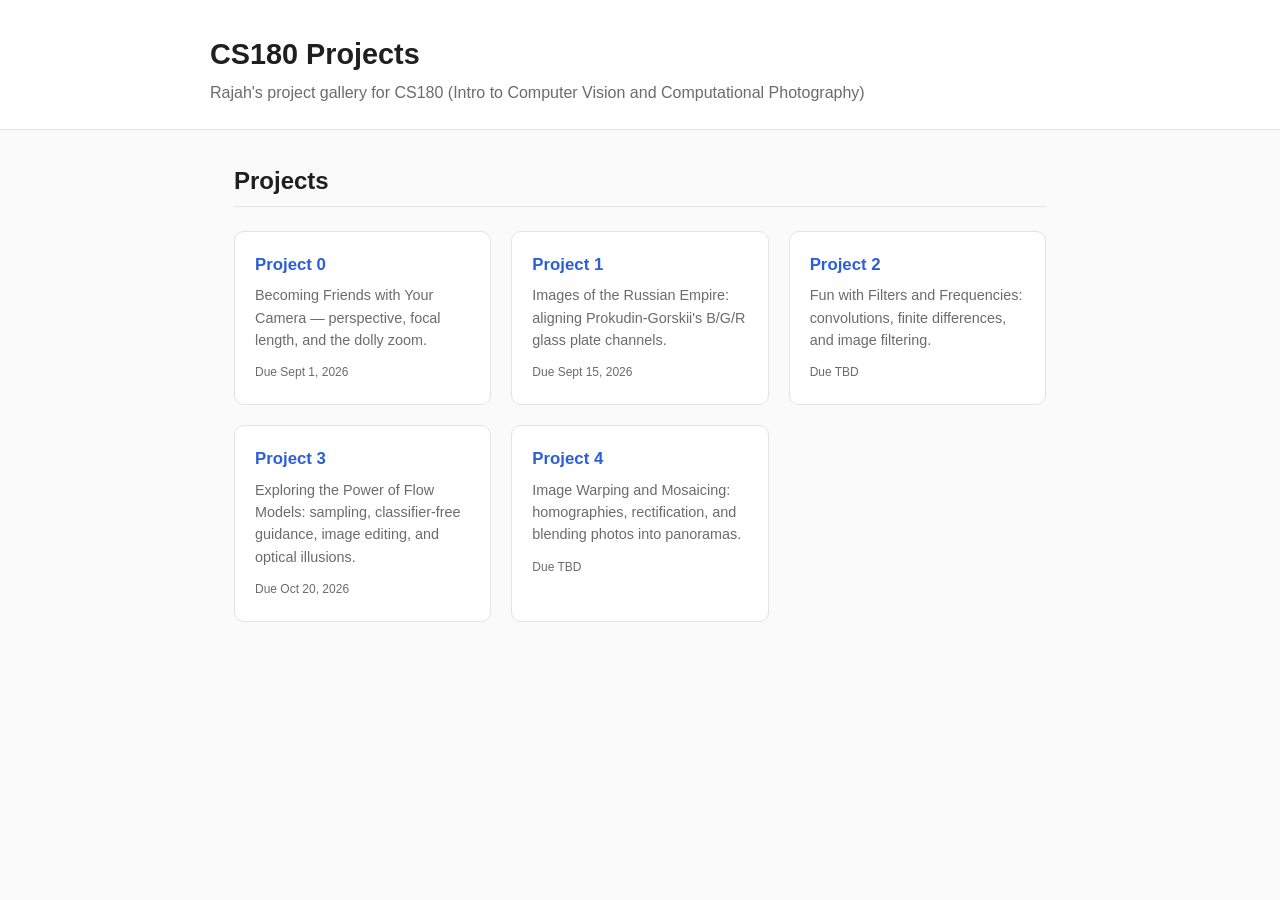
<file: index.html>
<!doctype html>
<html lang="en">
<head>
  <meta charset="UTF-8" />
  <meta name="viewport" content="width=device-width, initial-scale=1.0" />
  <title>CS180 Projects — Rajah</title>
  <link rel="stylesheet" href="style.css" />
</head>
<body>

  <header>
    <div class="wrap">
      <h1>CS180 Projects</h1>
      <p>Rajah's project gallery for CS180 (Intro to Computer Vision and Computational Photography)</p>
    </div>
  </header>

  <main>
    <h2>Projects</h2>

    <div class="project-grid">
      <a class="project-card" href="projects/01-camera/index.html">
        <h3>Project 0</h3>
        <p>Becoming Friends with Your Camera — perspective, focal length, and the dolly zoom.</p>
        <span class="tag">Due Sept 1, 2026</span>
      </a>

      <a class="project-card" href="projects/02-russia/index.html">
        <h3>Project 1</h3>
        <p>Images of the Russian Empire: aligning Prokudin-Gorskii's B/G/R glass plate channels.</p>
        <span class="tag">Due Sept 15, 2026</span>
      </a>

      <a class="project-card" href="projects/03-filters/index.html">
        <h3>Project 2</h3>
        <p>Fun with Filters and Frequencies: convolutions, finite differences, and image filtering.</p>
        <span class="tag">Due TBD</span>
      </a>

      <a class="project-card" href="projects/04-flow/index.html">
        <h3>Project 3</h3>
        <p>Exploring the Power of Flow Models: sampling, classifier-free guidance, image editing, and optical illusions.</p>
        <span class="tag">Due Oct 20, 2026</span>
      </a>

      <a class="project-card" href="projects/05-mosaic/index.html">
        <h3>Project 4</h3>
        <p>Image Warping and Mosaicing: homographies, rectification, and blending photos into panoramas.</p>
        <span class="tag">Due TBD</span>
      </a>
    </div>
  </main>

</body>
</html>
</file>
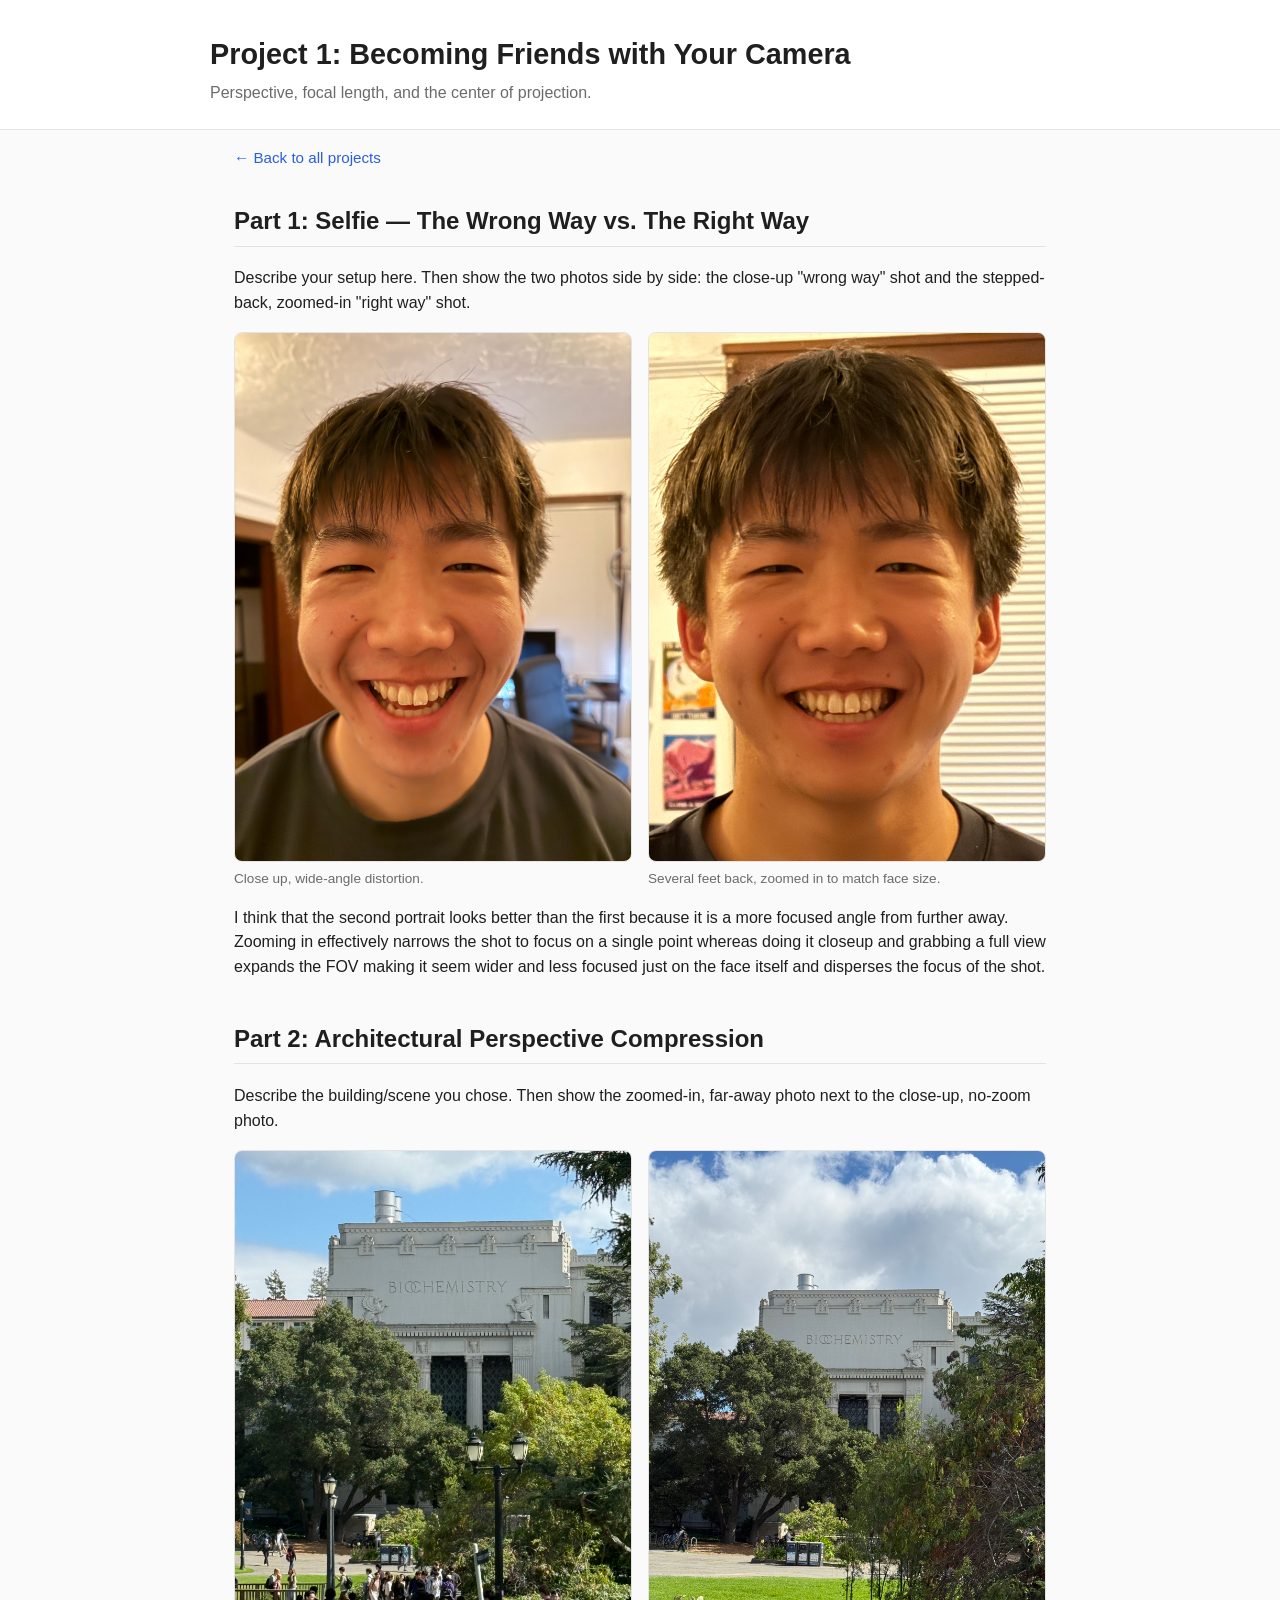
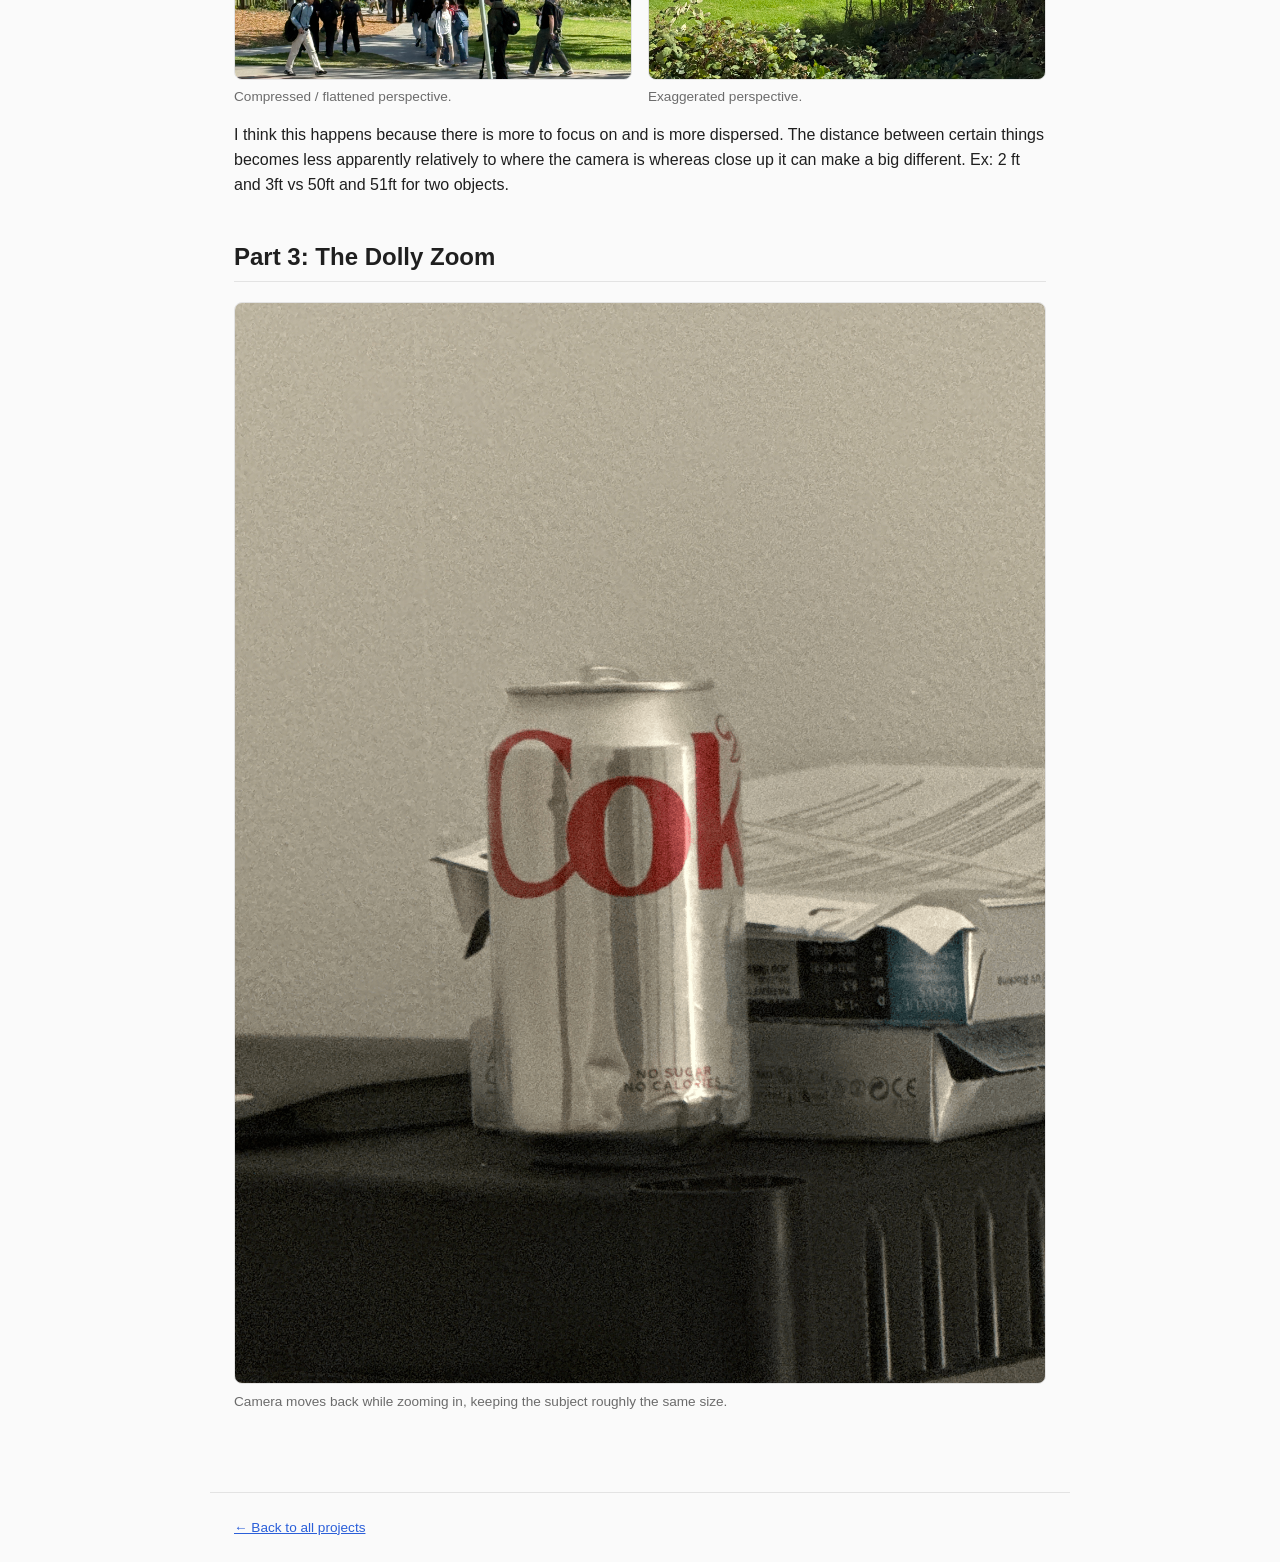
<file: projects/01-camera/index.html>
<!doctype html>
<html lang="en">
<head>
  <meta charset="UTF-8" />
  <meta name="viewport" content="width=device-width, initial-scale=1.0" />
  <title>Project 1: Becoming Friends with Your Camera</title>
  <link rel="stylesheet" href="../../style.css" />
</head>
<body>

  <header>
    <div class="wrap">
      <h1>Project 1: Becoming Friends with Your Camera</h1>
      <p>Perspective, focal length, and the center of projection.</p>
    </div>
  </header>

  <nav class="breadcrumb">
    <a href="../../index.html">&larr; Back to all projects</a>
  </nav>

  <main>

    <h2>Part 1: Selfie — The Wrong Way vs. The Right Way</h2>
    <p>
      Describe your setup here. Then show the two photos side by side: the
      close-up "wrong way" shot and the stepped-back, zoomed-in "right way" shot.
    </p>

    <div class="photo-pair">
      <figure>
        <img src="media/person_close.JPG" alt="Close-up selfie taken from arm's length" />
        <figcaption>Close up, wide-angle distortion.</figcaption>
      </figure>
      <figure>
        <img src="media/person_far.JPG" alt="Selfie taken from several feet back and zoomed in" />
        <figcaption>Several feet back, zoomed in to match face size.</figcaption>
      </figure>
    </div>

    <p>
      I think that the second portrait looks better than the first because it is a more focused angle from further away. Zooming in effectively narrows the shot to focus on a single point whereas
      doing it closeup and grabbing a full view expands the FOV making it seem wider and less focused just on the face itself and disperses the focus of the shot.
    </p>

    <h2>Part 2: Architectural Perspective Compression</h2>
    <p>
      Describe the building/scene you chose. Then show the zoomed-in, far-away
      photo next to the close-up, no-zoom photo.
    </p>

    <div class="photo-pair">
      <figure>
        <img src="media/building_far.jpg" alt="Biochemistry building photographed from far away, zoomed in" />
        <figcaption>Compressed / flattened perspective.</figcaption>
      </figure>
      <figure>
        <img src="media/building_close.JPG" alt="Biochemistry building photographed from up close, no zoom" />
        <figcaption>Exaggerated perspective.</figcaption>
      </figure>
    </div>

    <p>
      I think this happens because there is more to focus on and is more dispersed. The distance between certain things
      becomes less apparently relatively to where the camera is whereas close up it can make a big different. Ex: 2 ft and 3ft vs 50ft and 51ft for two objects.
    </p>

    <h2>Part 3: The Dolly Zoom</h2>

    <figure>
      <img src="media/dolly.gif" alt="Dolly zoom animation" />
      <figcaption>Camera moves back while zooming in, keeping the subject roughly the same size.</figcaption>
    </figure>

  </main>

  <footer>
    <a href="../../index.html">&larr; Back to all projects</a>
  </footer>

</body>
</html>
</file>
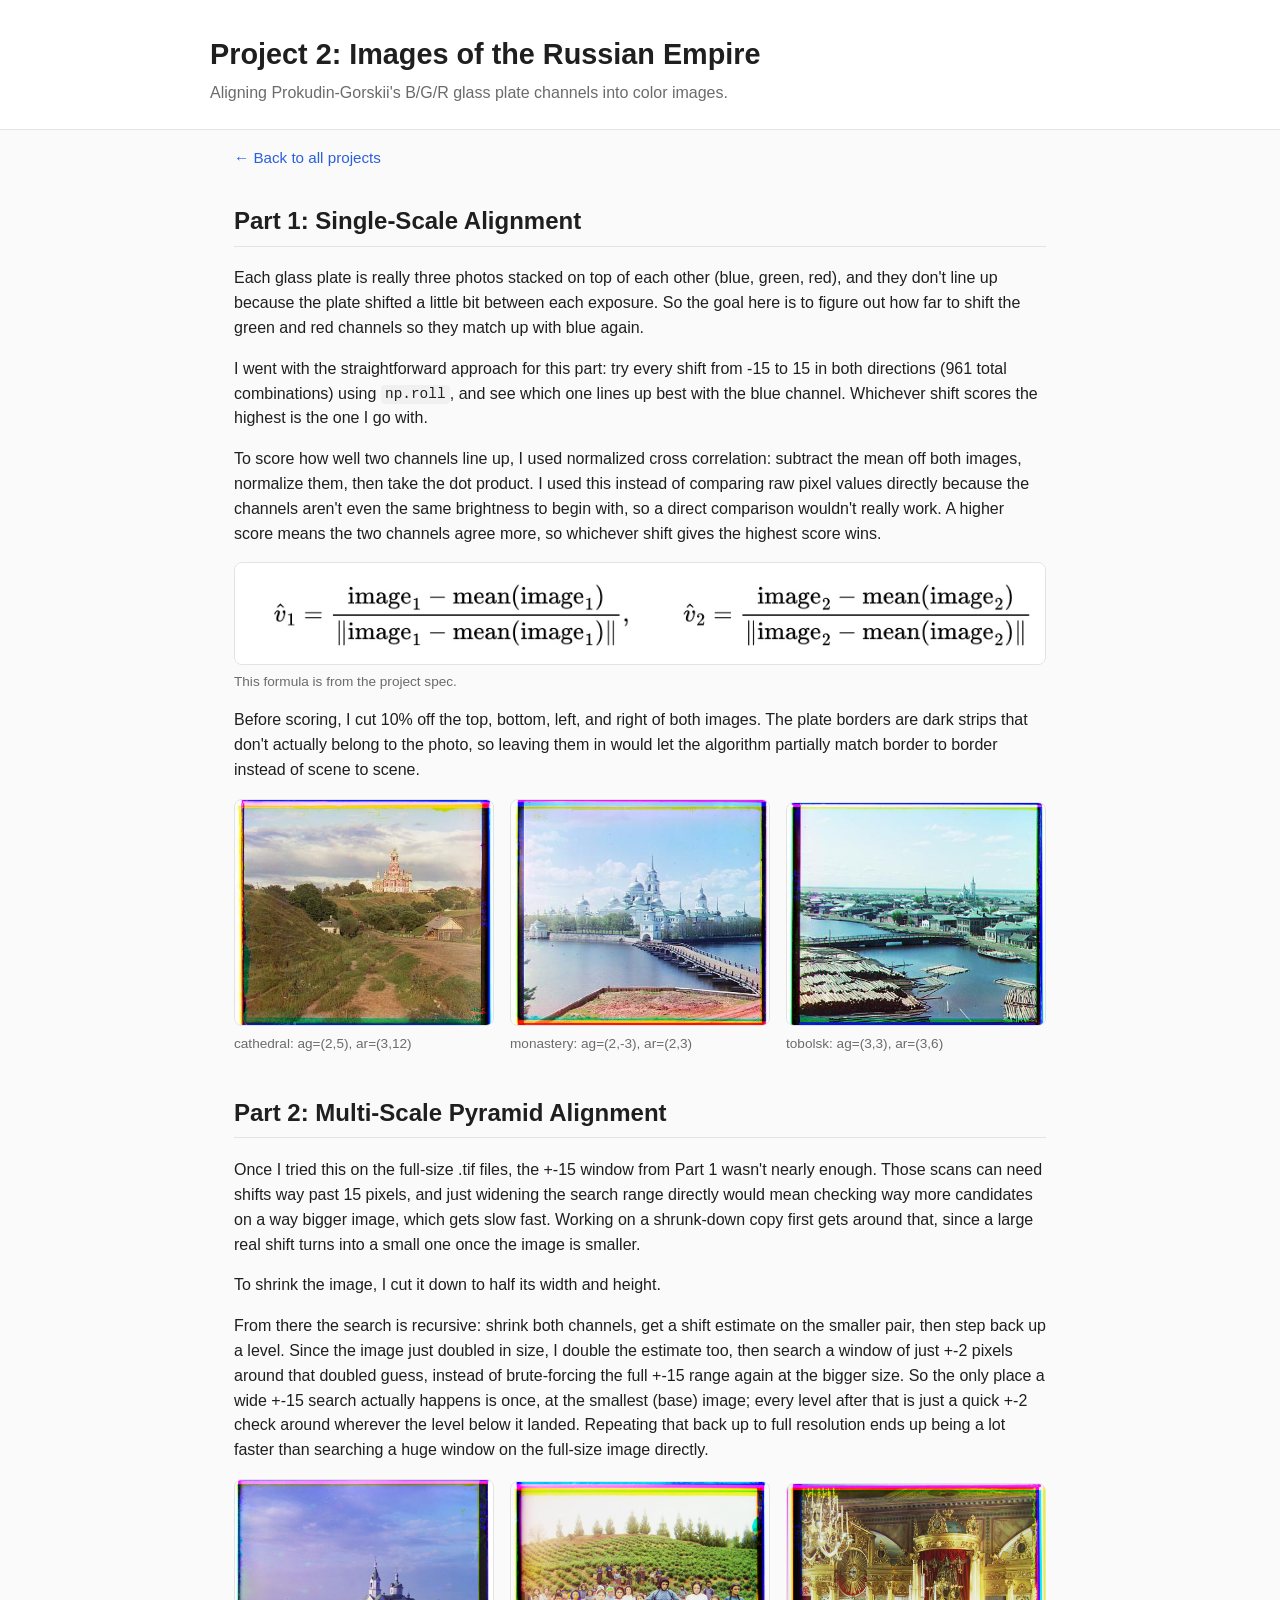
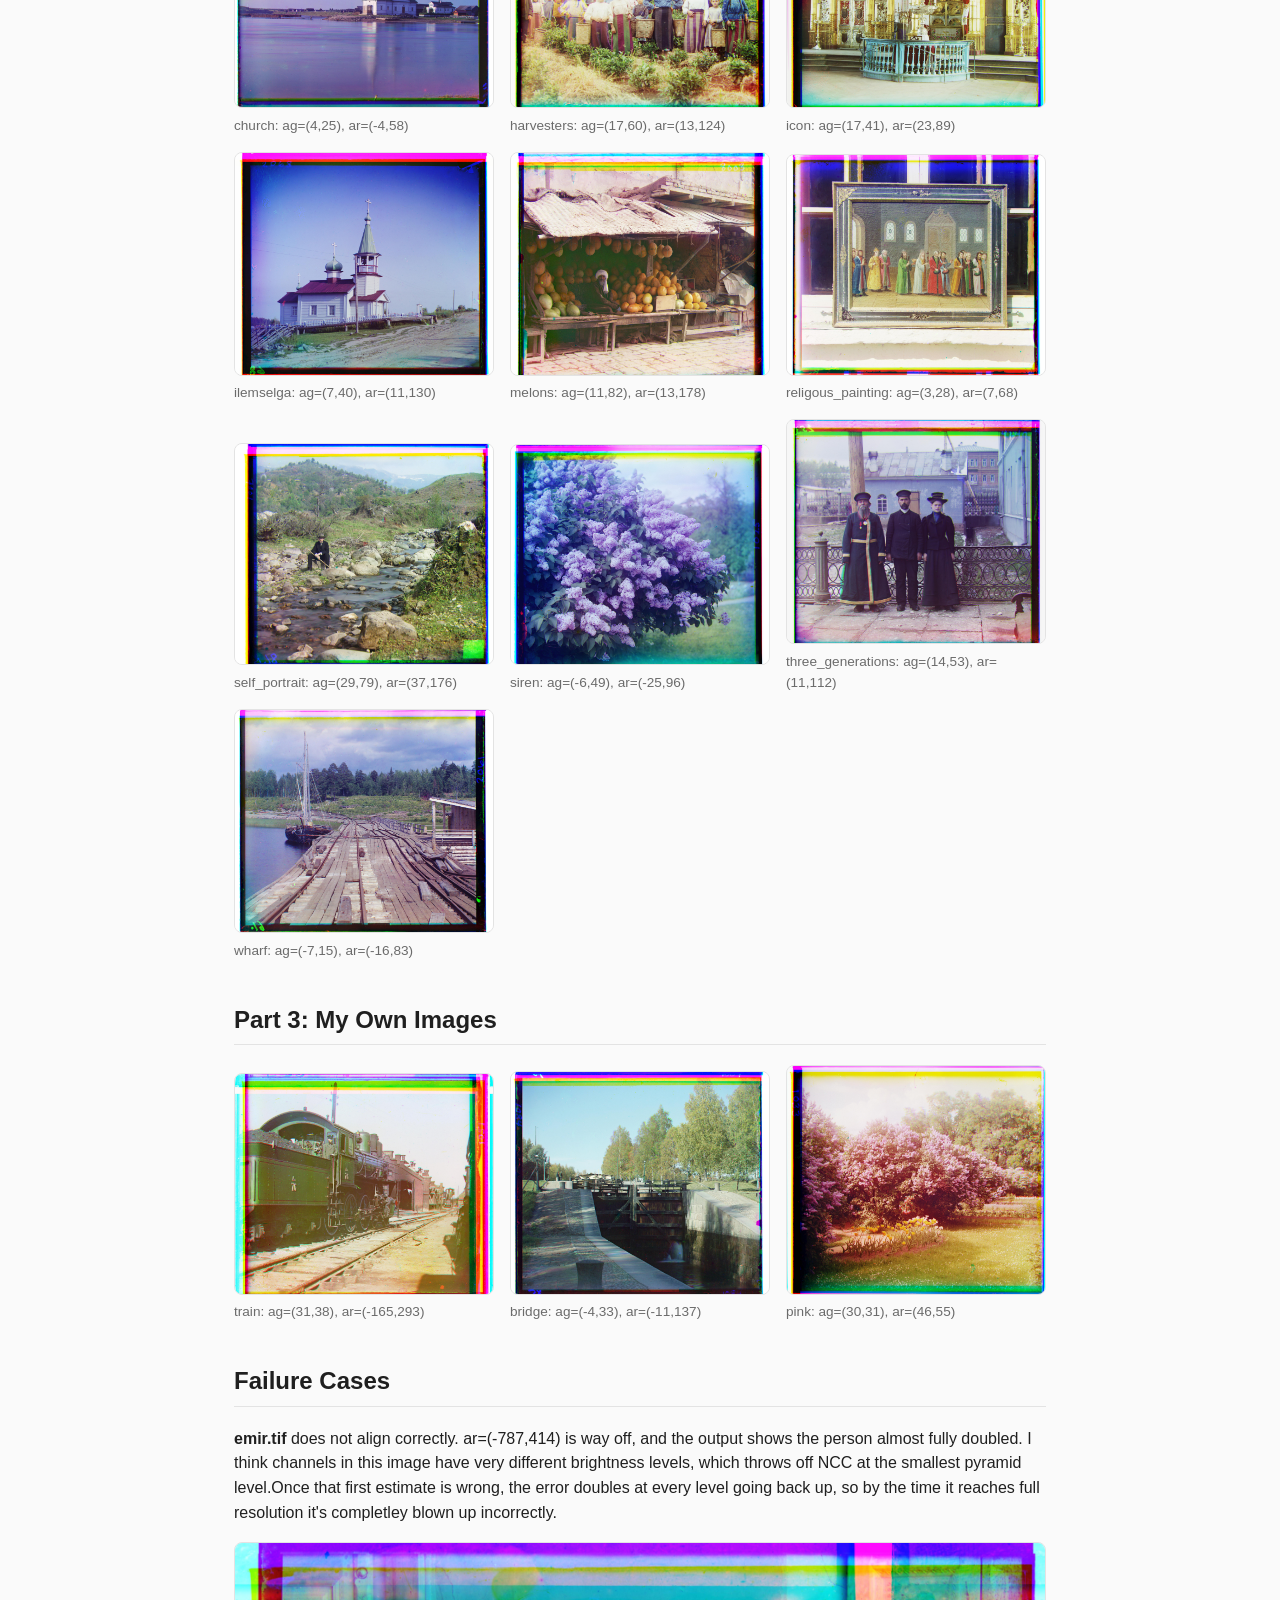
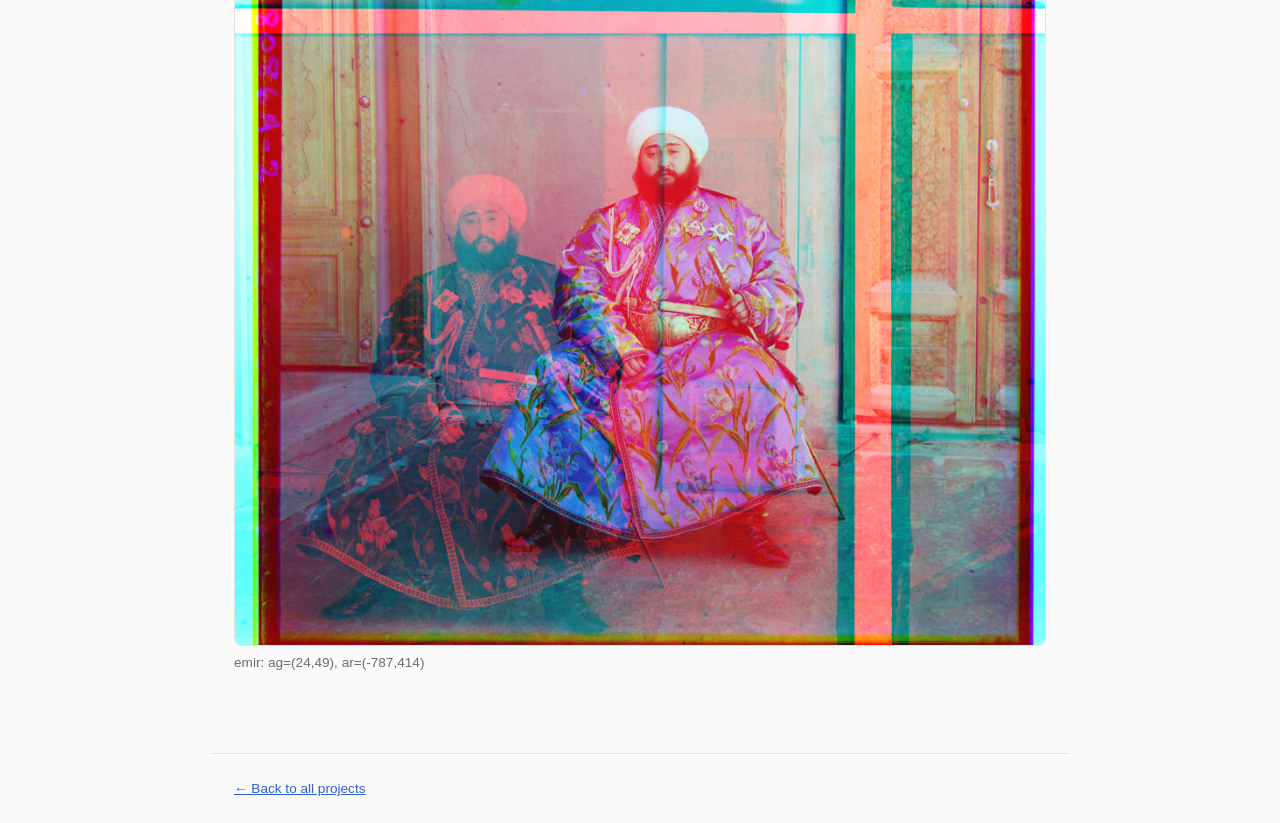
<file: projects/02-russia/index.html>
<!doctype html>
<html lang="en">
<head>
  <meta charset="UTF-8" />
  <meta name="viewport" content="width=device-width, initial-scale=1.0" />
  <title>Project 2: Images of the Russian Empire</title>
  <link rel="stylesheet" href="../../style.css" />
</head>
<body>

  <header>
    <div class="wrap">
      <h1>Project 2: Images of the Russian Empire</h1>
      <p>Aligning Prokudin-Gorskii's B/G/R glass plate channels into color images.</p>
    </div>
  </header>

  <nav class="breadcrumb">
    <a href="../../index.html">&larr; Back to all projects</a>
  </nav>

  <main>

    <h2>Part 1: Single-Scale Alignment</h2>
    <p>
      Each glass plate is really three photos stacked on top of each other
      (blue, green, red), and they don't line up because the plate shifted a
      little bit between each exposure. So the goal here is to figure out
      how far to shift the green and red channels so they match up with
      blue again.
    </p>
    <p>
      I went with the straightforward approach for this part: try every
      shift from -15 to 15 in both directions (961 total combinations) using
      <code>np.roll</code>, and see which one lines up best with the blue
      channel. Whichever shift scores the highest is the one I go with.
    </p>
    <p>
      To score how well two channels line up, I used normalized cross
      correlation: subtract the mean off both images, normalize them, then
      take the dot product. I used this instead of comparing raw pixel
      values directly because the channels aren't even the same brightness
      to begin with, so a direct comparison wouldn't really work. A higher
      score means the two channels agree more, so whichever shift gives the
      highest score wins.
    </p>
    <figure>
      <img src="ncc.jpg" alt="NCC normalized vector formula" />
      <figcaption>This formula is from the project spec.</figcaption>
    </figure>
    <p>
      Before scoring, I cut 10% off the top, bottom, left, and right of
      both images. The plate borders are dark strips that don't actually
      belong to the photo, so leaving them in would let the algorithm
      partially match border to border instead of scene to scene.
    </p>

    <div class="photo-grid">
      <figure>
        <img src="output/cathedral.jpg" alt="Aligned cathedral photo" />
        <figcaption>cathedral: ag=(2,5), ar=(3,12)</figcaption>
      </figure>
      <figure>
        <img src="output/monastery.jpg" alt="Aligned monastery photo" />
        <figcaption>monastery: ag=(2,-3), ar=(2,3)</figcaption>
      </figure>
      <figure>
        <img src="output/tobolsk.jpg" alt="Aligned tobolsk photo" />
        <figcaption>tobolsk: ag=(3,3), ar=(3,6)</figcaption>
      </figure>
    </div>

    <h2>Part 2: Multi-Scale Pyramid Alignment</h2>
    <p>
      Once I tried this on the full-size .tif files, the +-15 window from
      Part 1 wasn't nearly enough. Those scans can need shifts way past 15
      pixels, and just widening the search range directly would mean
      checking way more candidates on a way bigger image, which gets slow
      fast. Working on a shrunk-down copy first gets around that, since a
      large real shift turns into a small one once the image is smaller.
    </p>
    <p>
      To shrink the image, I cut it down to half its width and height.
    </p>
    <p>
      From there the search is recursive: shrink both channels, get a shift
      estimate on the smaller pair, then step back up a level. Since the
      image just doubled in size, I double the estimate too, then search a
      window of just +-2 pixels around that doubled guess, instead of
      brute-forcing the full +-15 range again at the bigger size. So the
      only place a wide +-15 search actually happens is once, at the
      smallest (base) image; every level after that is just a quick +-2
      check around wherever the level below it landed. Repeating that back
      up to full resolution ends up being a lot faster than searching a huge
      window on the full-size image directly.
    </p>

    <div class="photo-grid">
      <figure>
        <img src="output/church.jpg" alt="Aligned church photo" />
        <figcaption>church: ag=(4,25), ar=(-4,58)</figcaption>
      </figure>
      <figure>
        <img src="output/harvesters.jpg" alt="Aligned harvesters photo" />
        <figcaption>harvesters: ag=(17,60), ar=(13,124)</figcaption>
      </figure>
      <figure>
        <img src="output/icon.jpg" alt="Aligned icon photo" />
        <figcaption>icon: ag=(17,41), ar=(23,89)</figcaption>
      </figure>
      <figure>
        <img src="output/ilemselga.jpg" alt="Aligned ilemselga photo" />
        <figcaption>ilemselga: ag=(7,40), ar=(11,130)</figcaption>
      </figure>
      <figure>
        <img src="output/melons.jpg" alt="Aligned melons photo" />
        <figcaption>melons: ag=(11,82), ar=(13,178)</figcaption>
      </figure>
      <figure>
        <img src="output/religous_painting.jpg" alt="Aligned religious painting photo" />
        <figcaption>religous_painting: ag=(3,28), ar=(7,68)</figcaption>
      </figure>
      <figure>
        <img src="output/self_portrait.jpg" alt="Aligned self portrait photo" />
        <figcaption>self_portrait: ag=(29,79), ar=(37,176)</figcaption>
      </figure>
      <figure>
        <img src="output/siren.jpg" alt="Aligned siren photo" />
        <figcaption>siren: ag=(-6,49), ar=(-25,96)</figcaption>
      </figure>
      <figure>
        <img src="output/three_generations.jpg" alt="Aligned three generations photo" />
        <figcaption>three_generations: ag=(14,53), ar=(11,112)</figcaption>
      </figure>
      <figure>
        <img src="output/wharf.jpg" alt="Aligned wharf photo" />
        <figcaption>wharf: ag=(-7,15), ar=(-16,83)</figcaption>
      </figure>
    </div>

    <h2>Part 3: My Own Images</h2>
    <div class="photo-grid">
      <figure>
        <img src="output/train.jpg" alt="Aligned train photo" />
        <figcaption>train: ag=(31,38), ar=(-165,293)</figcaption>
      </figure>
      <figure>
        <img src="output/bridge.jpg" alt="Aligned bridge photo" />
        <figcaption>bridge: ag=(-4,33), ar=(-11,137)</figcaption>
      </figure>
      <figure>
        <img src="output/pink.jpg" alt="Aligned pink garden photo" />
        <figcaption>pink: ag=(30,31), ar=(46,55)</figcaption>
      </figure>
    </div>

    <h2>Failure Cases</h2>
    <p>
      <strong>emir.tif</strong> does not align correctly. ar=(-787,414) is
      way off, and the output shows the person almost fully doubled. I think
      channels in this image have very different brightness levels, which throws 
      off NCC at the smallest pyramid level.Once that first estimate is wrong, 
      the error doubles at every level going back up, so by the time it reaches 
      full resolution it's completley blown up incorrectly.
    </p>
    <figure>
      <img src="output/emir.jpg" alt="Misaligned emir photo, showing doubled figures" />
      <figcaption>emir: ag=(24,49), ar=(-787,414)</figcaption>
    </figure>

  </main>

  <footer>
    <a href="../../index.html">&larr; Back to all projects</a>
  </footer>

</body>
</html>
</file>
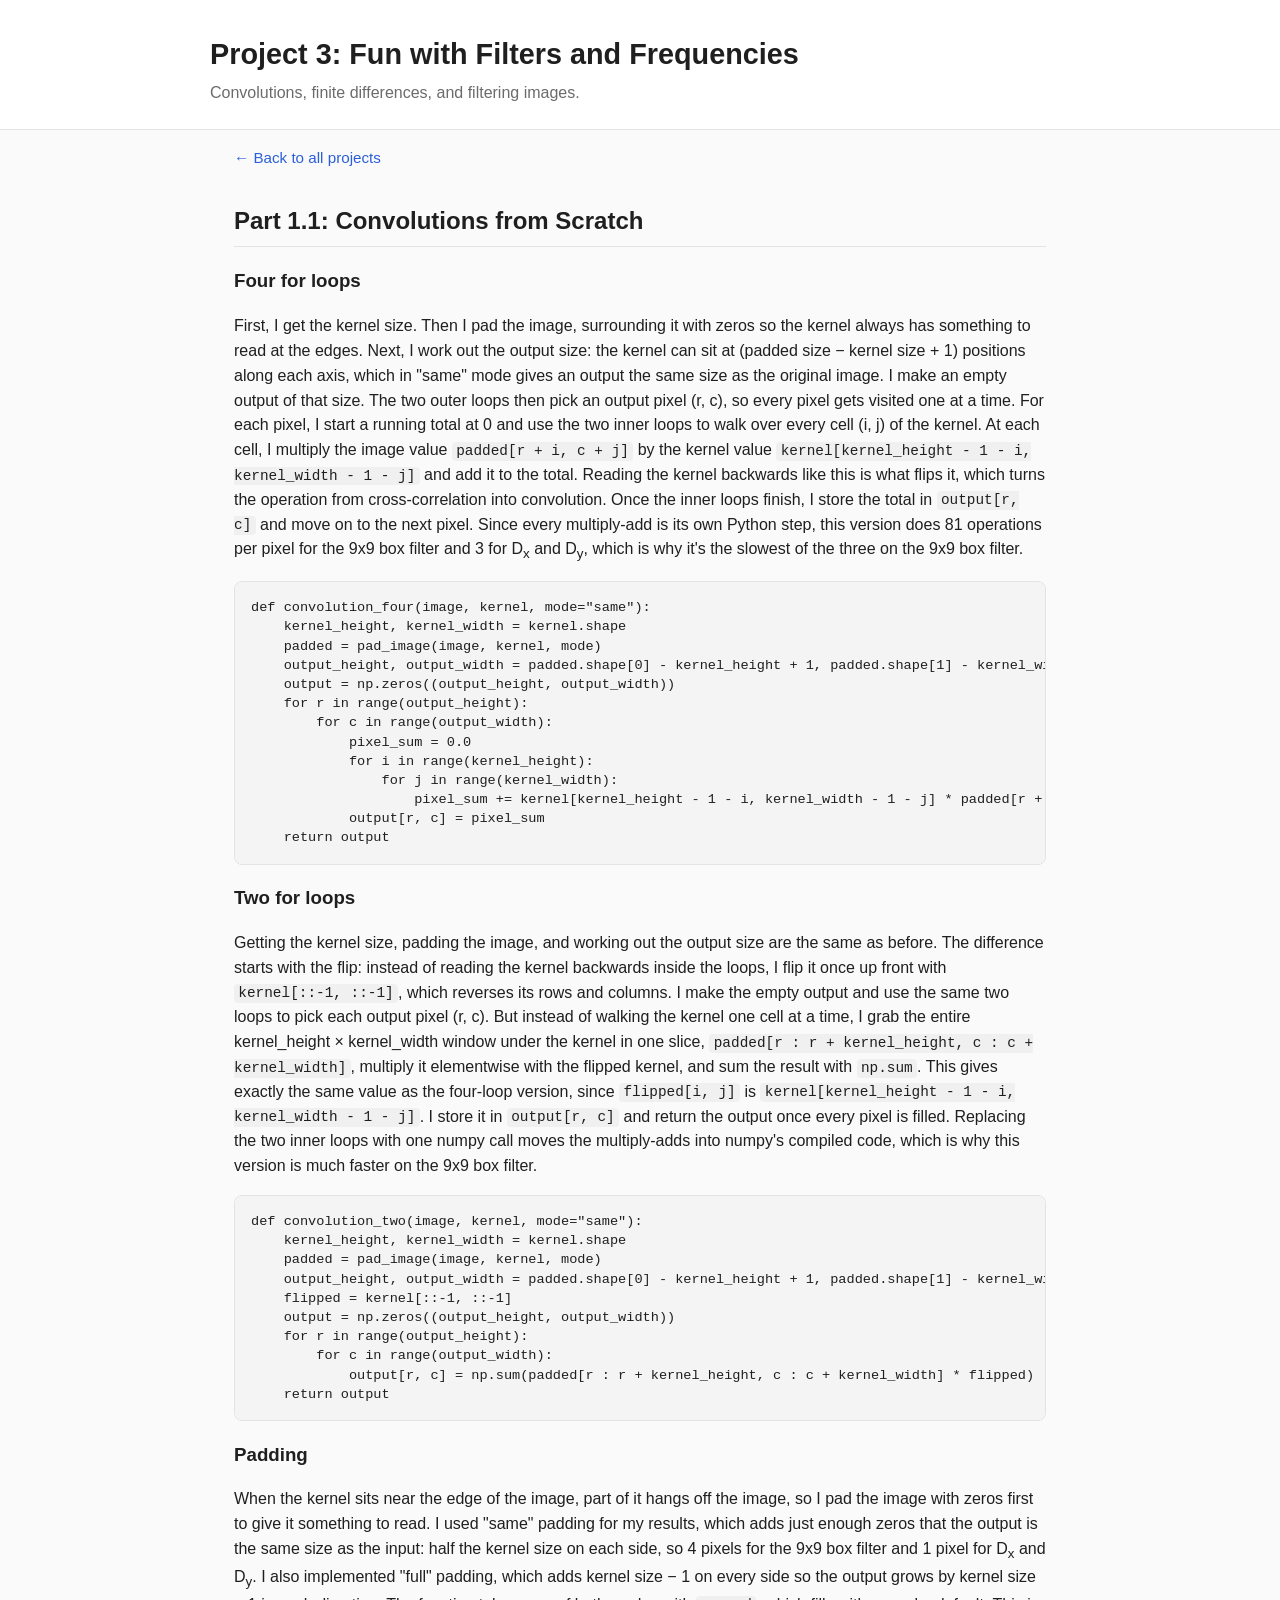
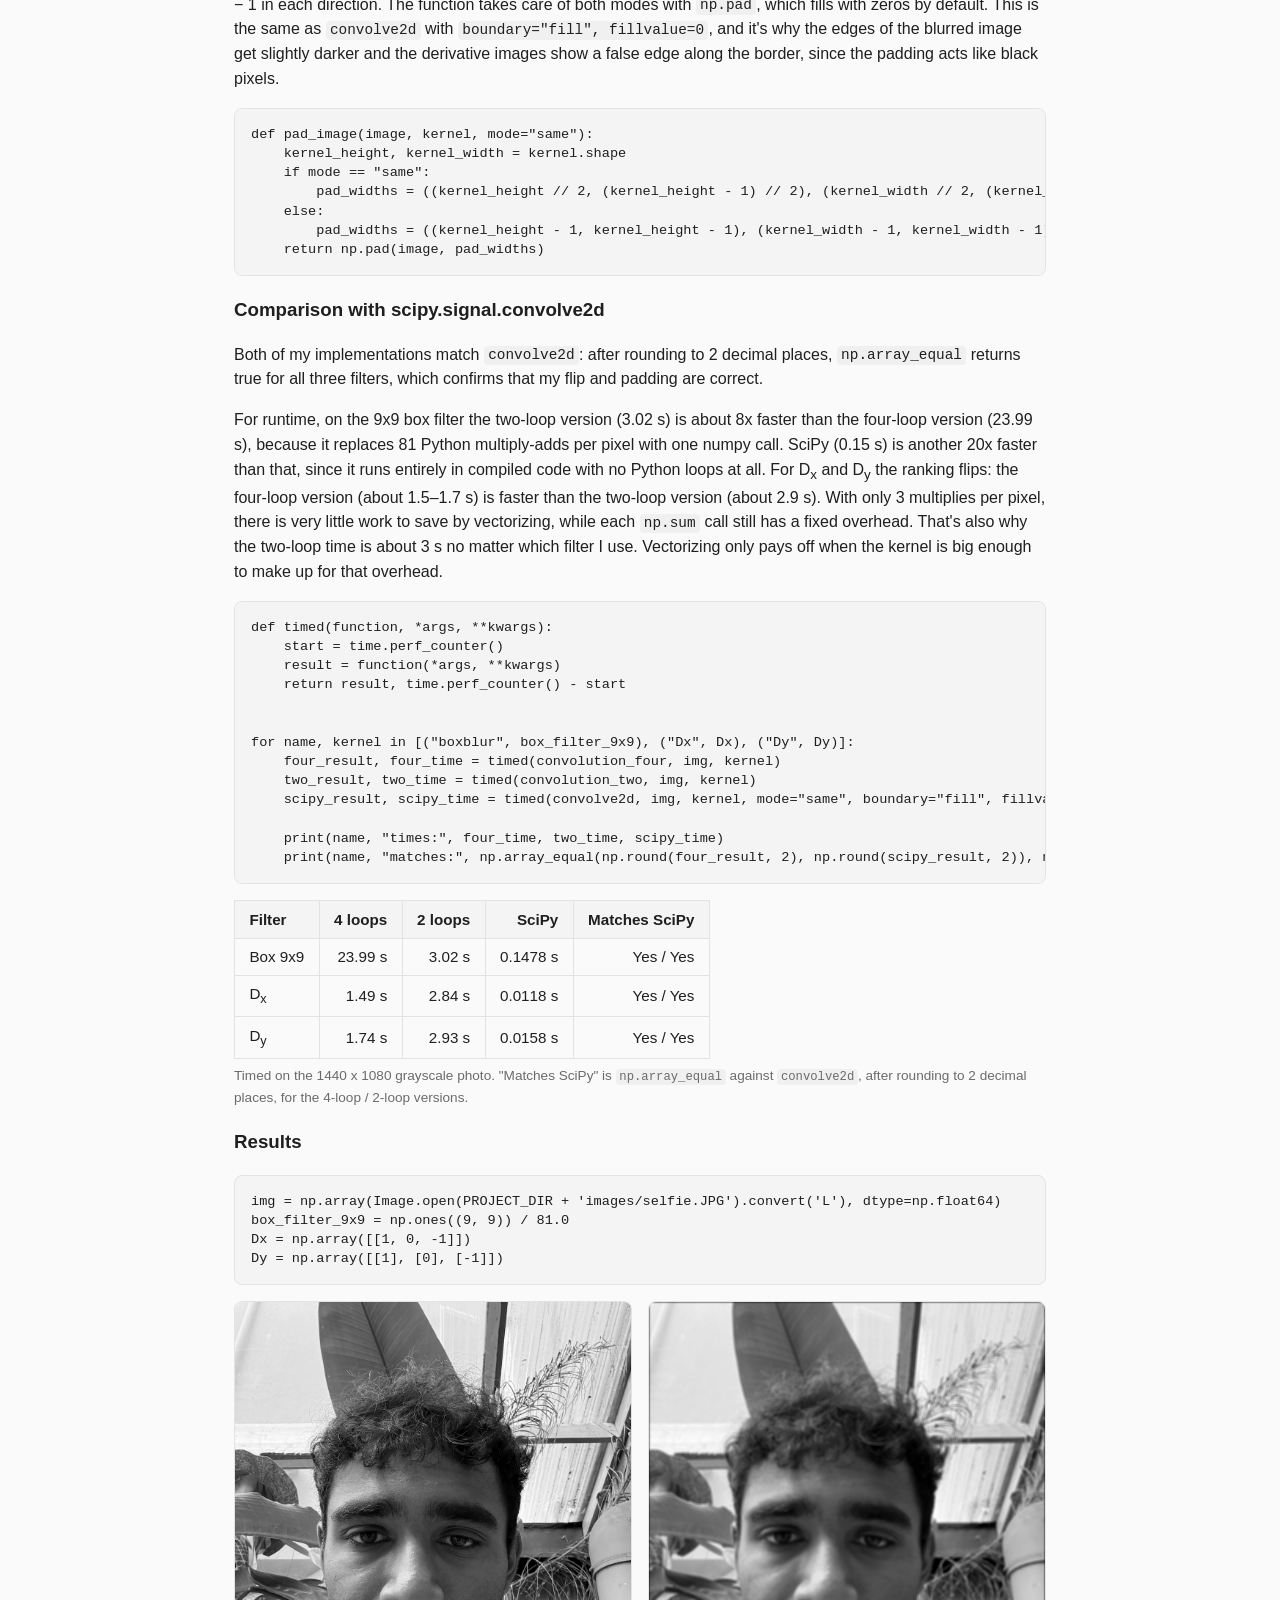
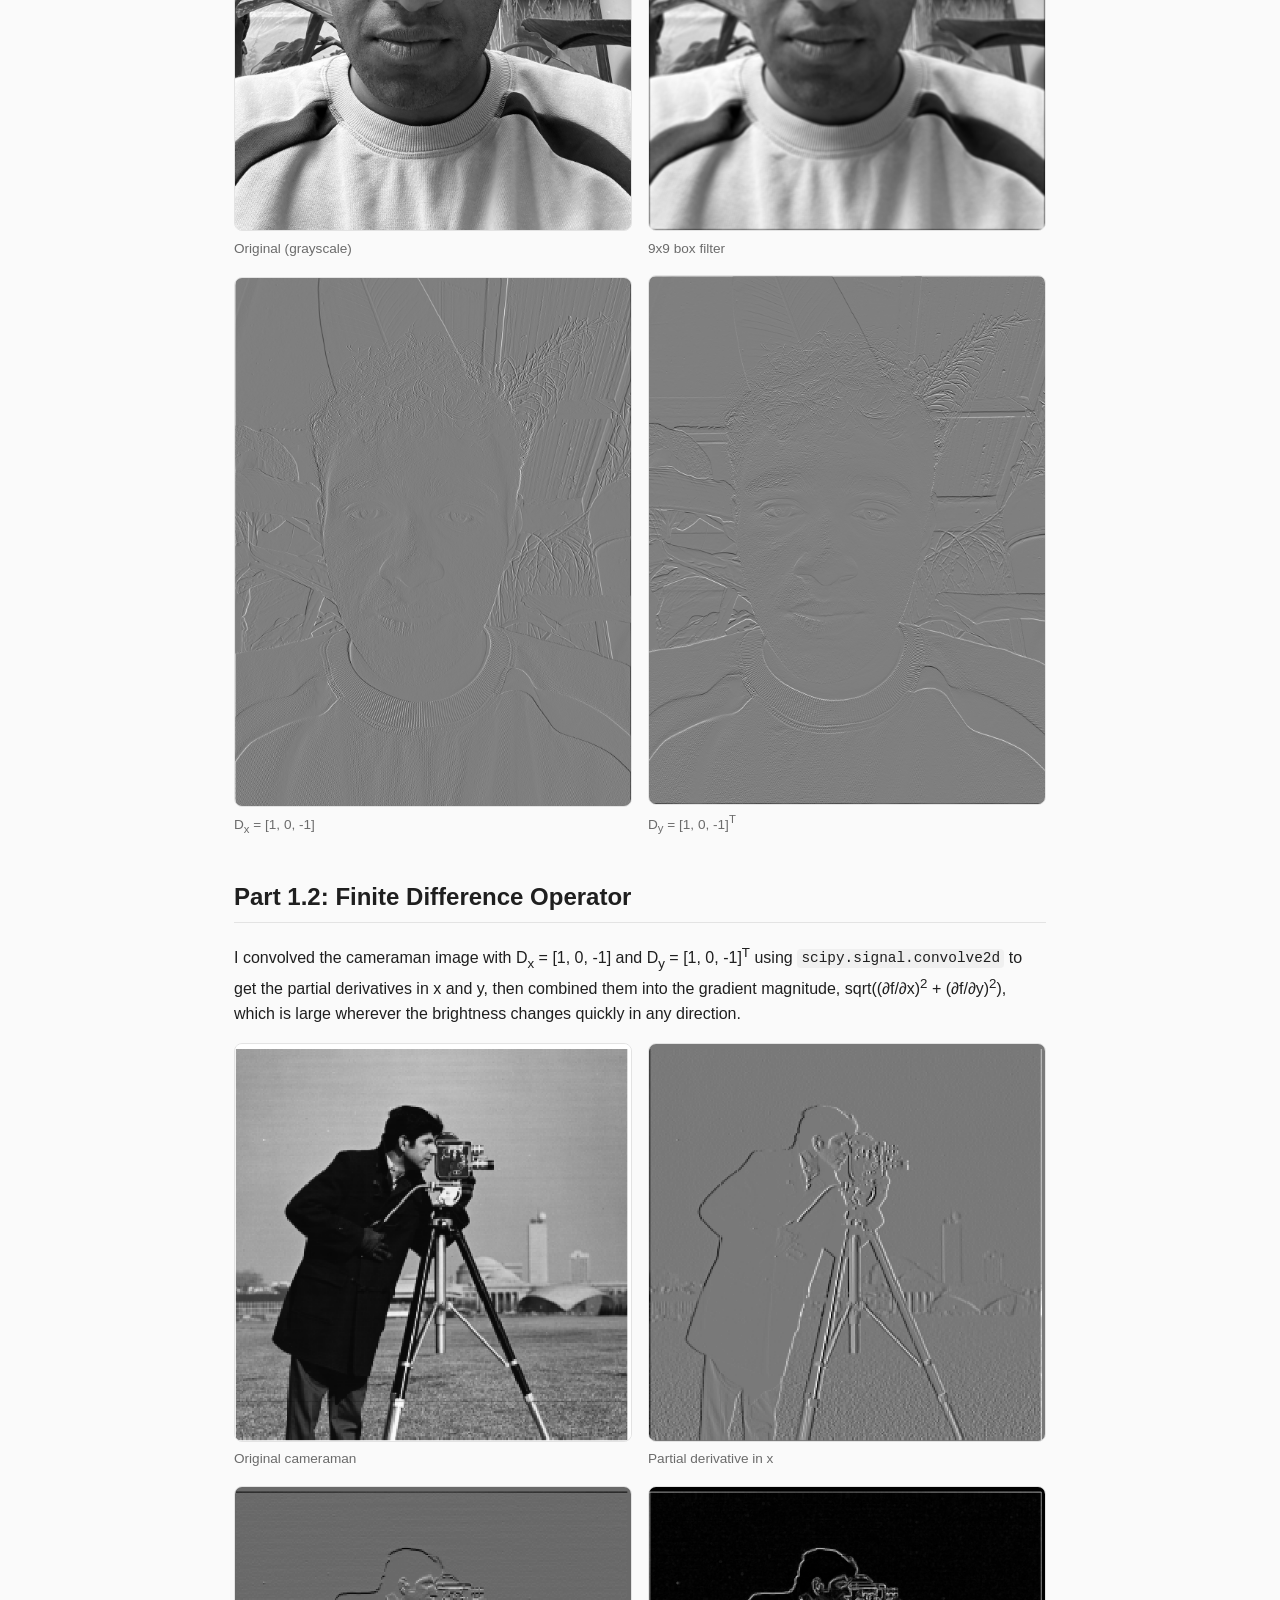
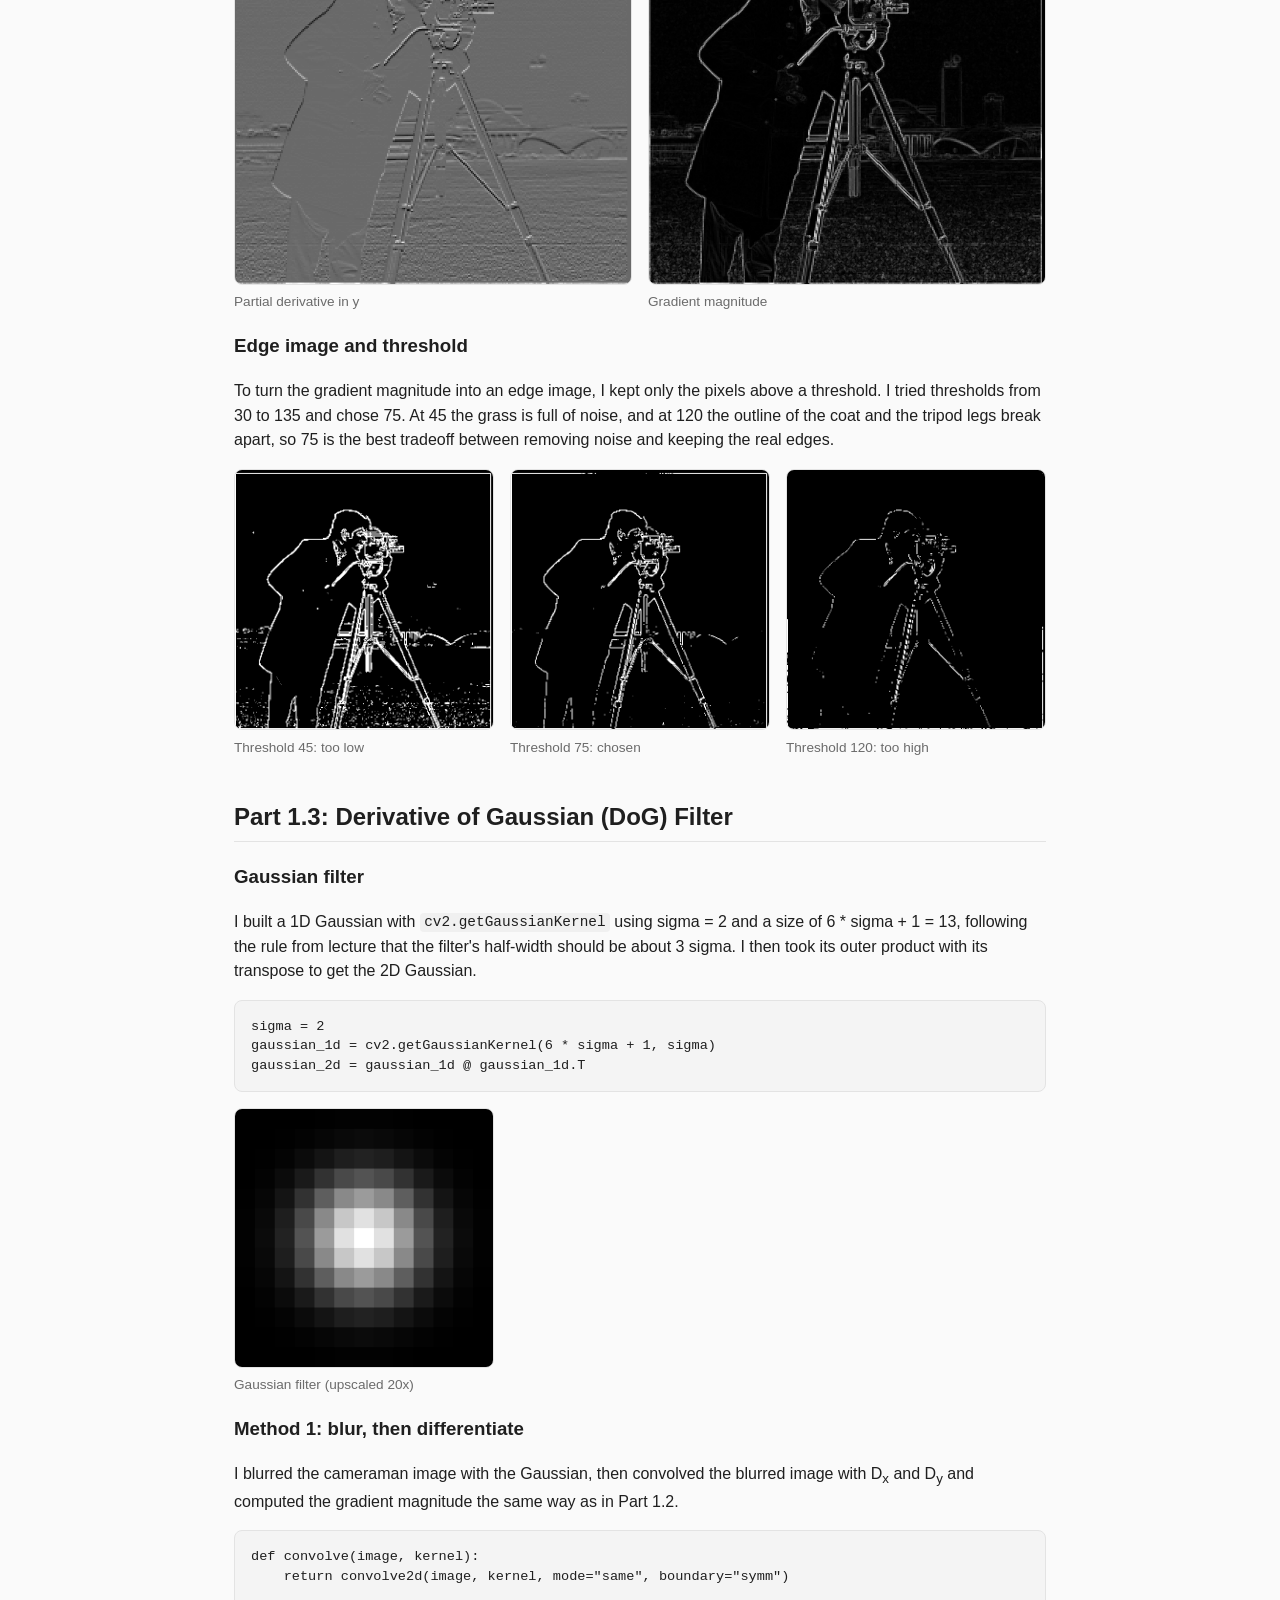
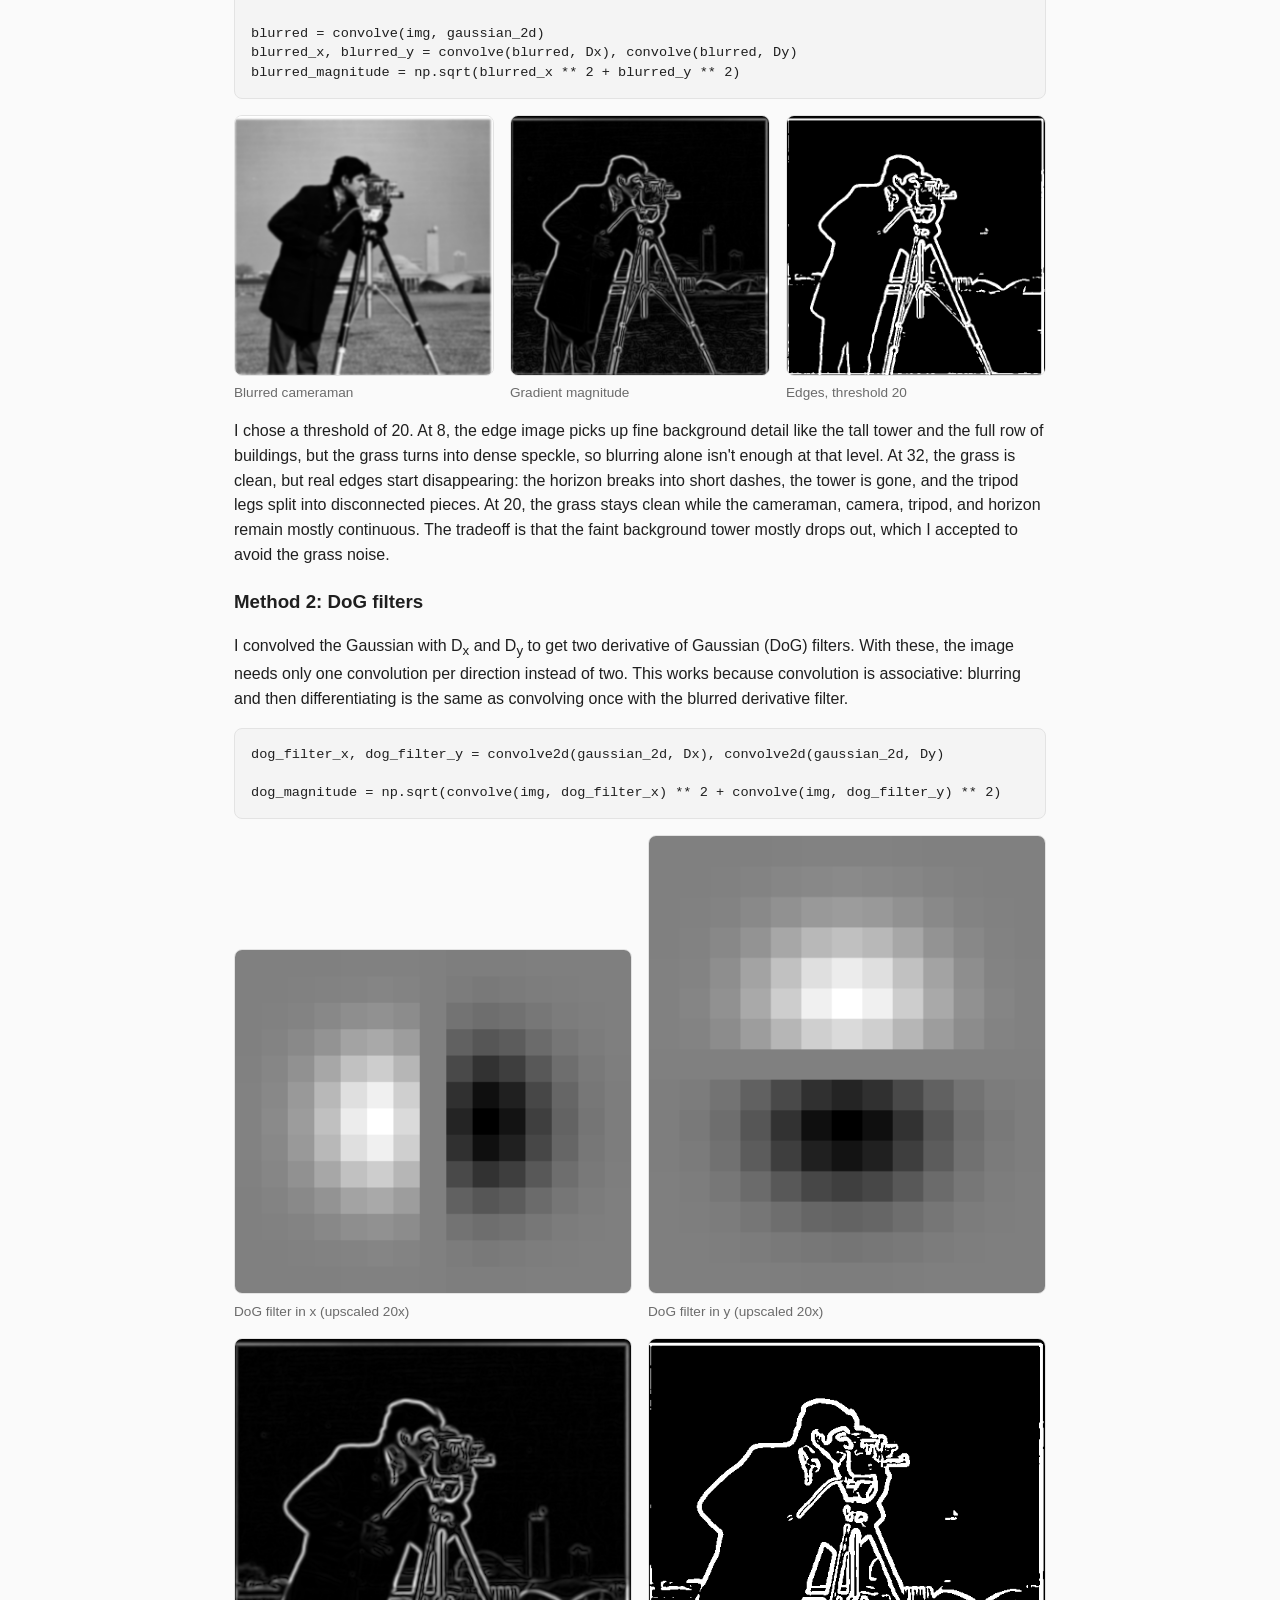
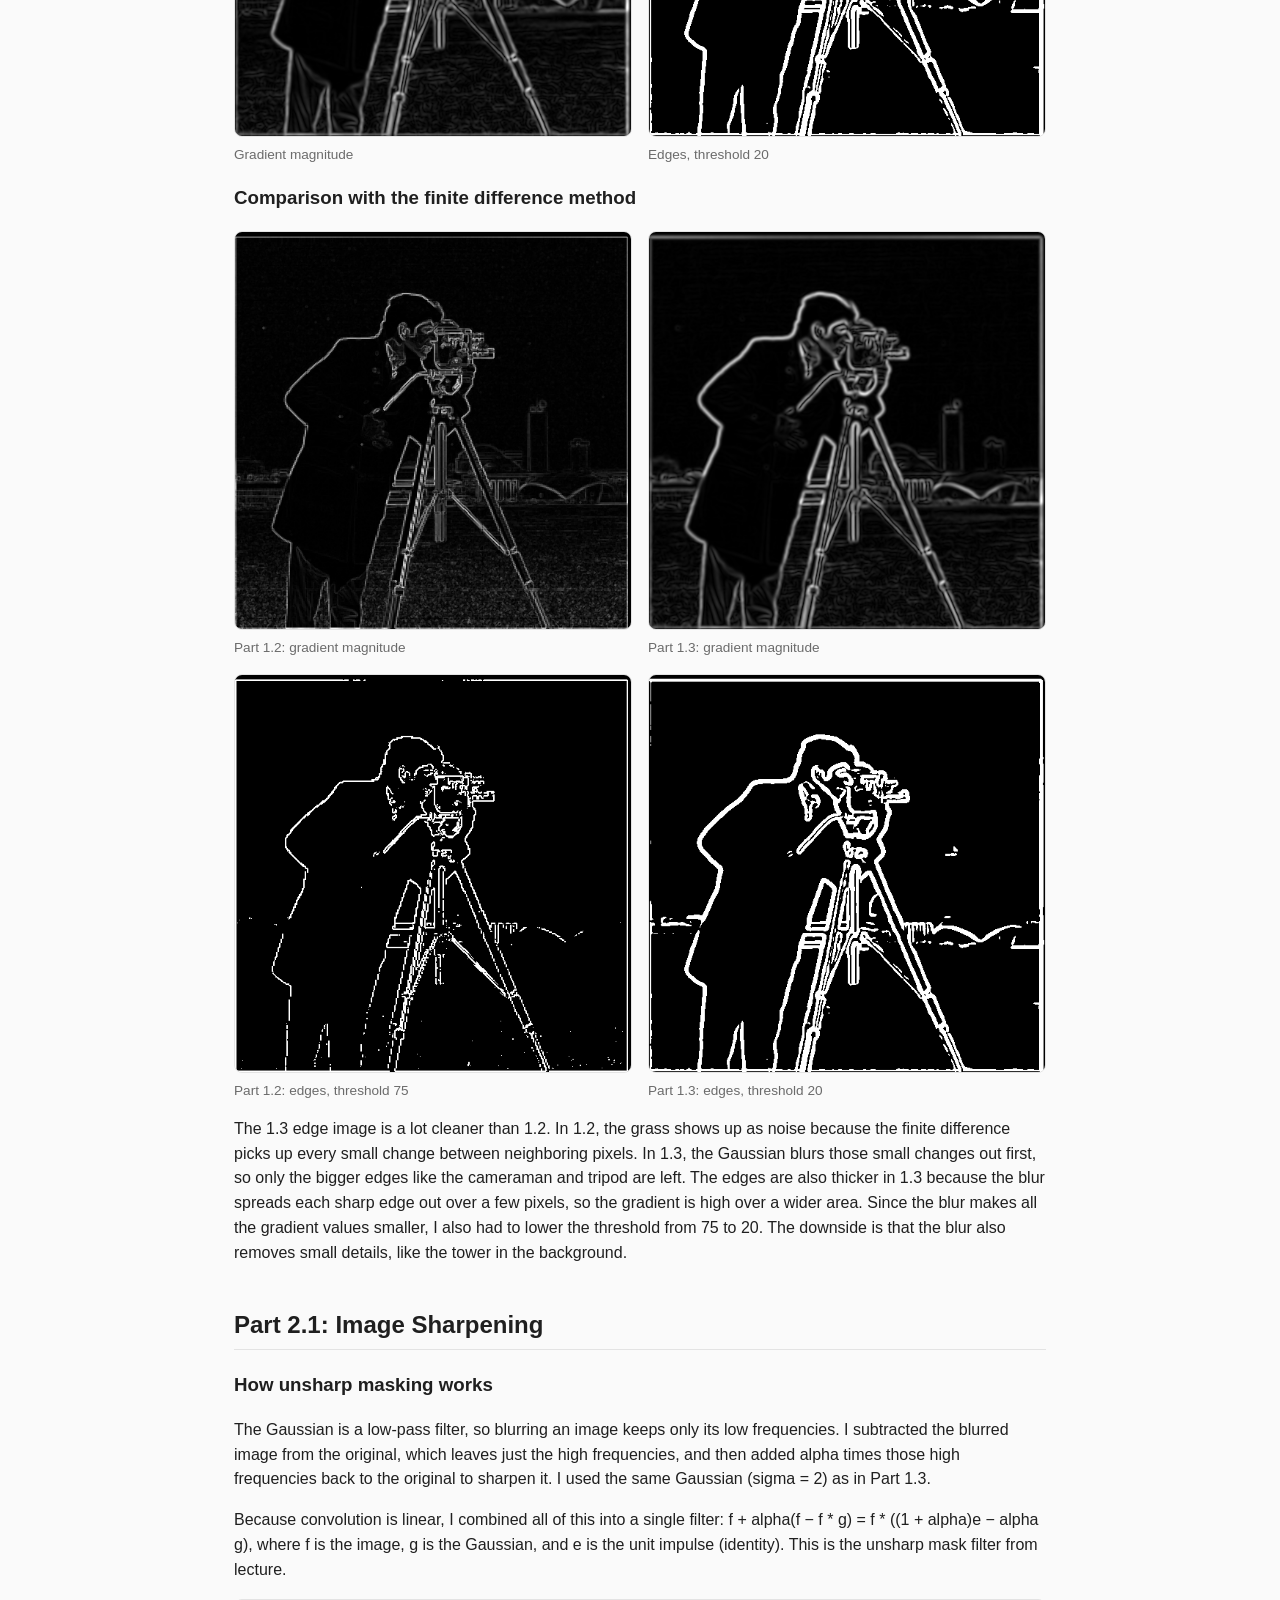
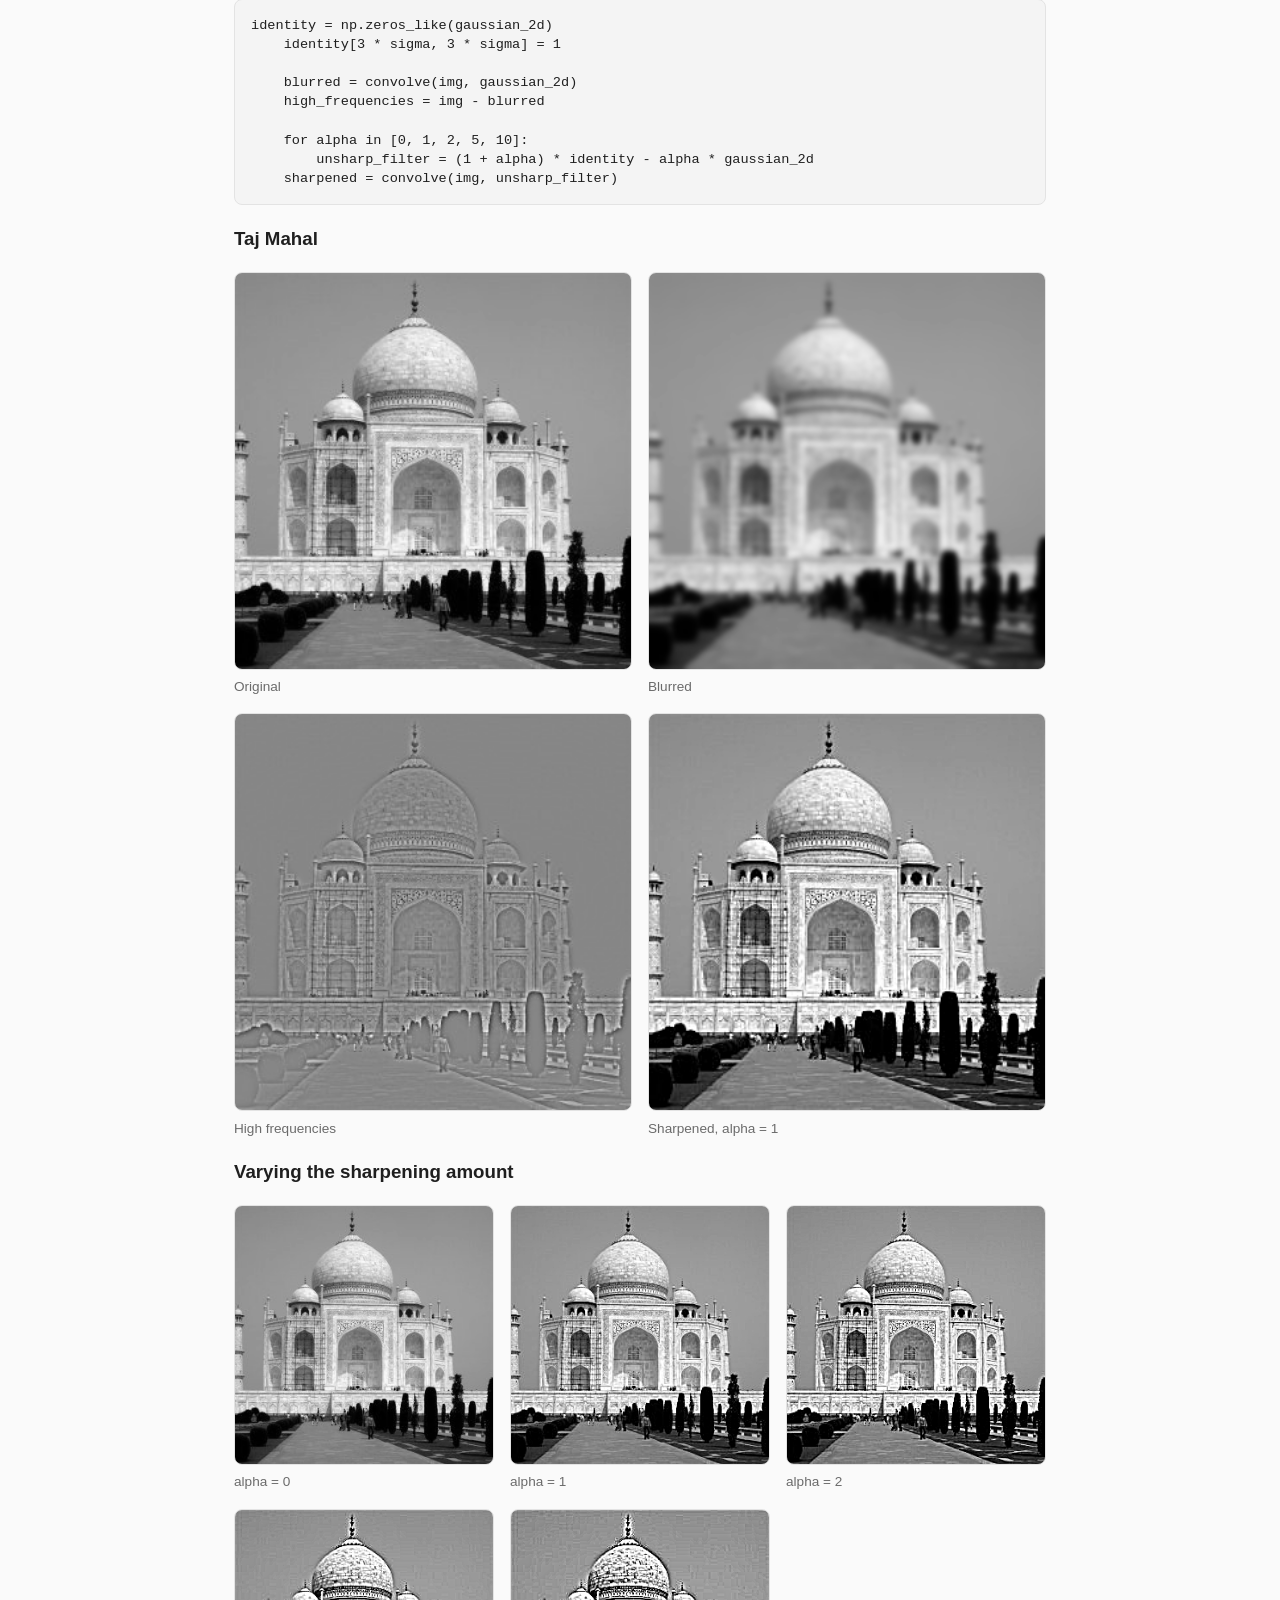
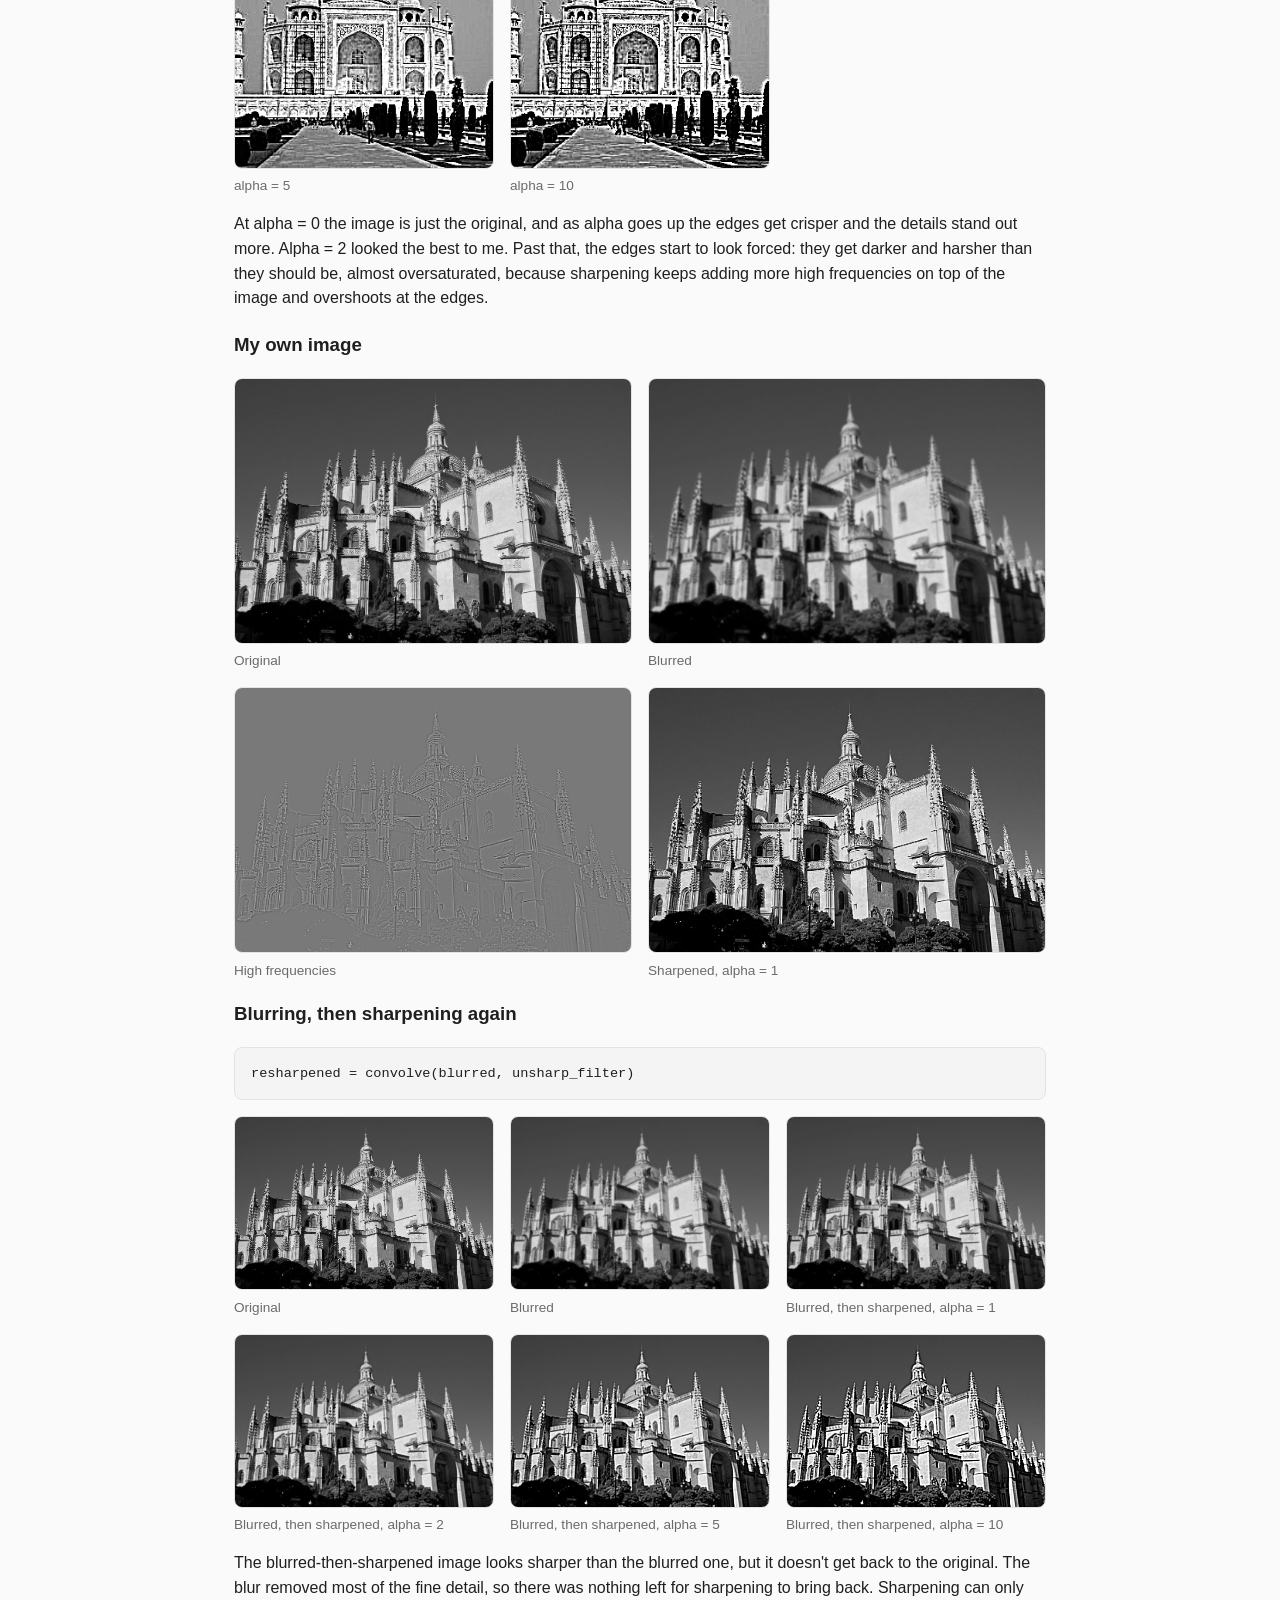
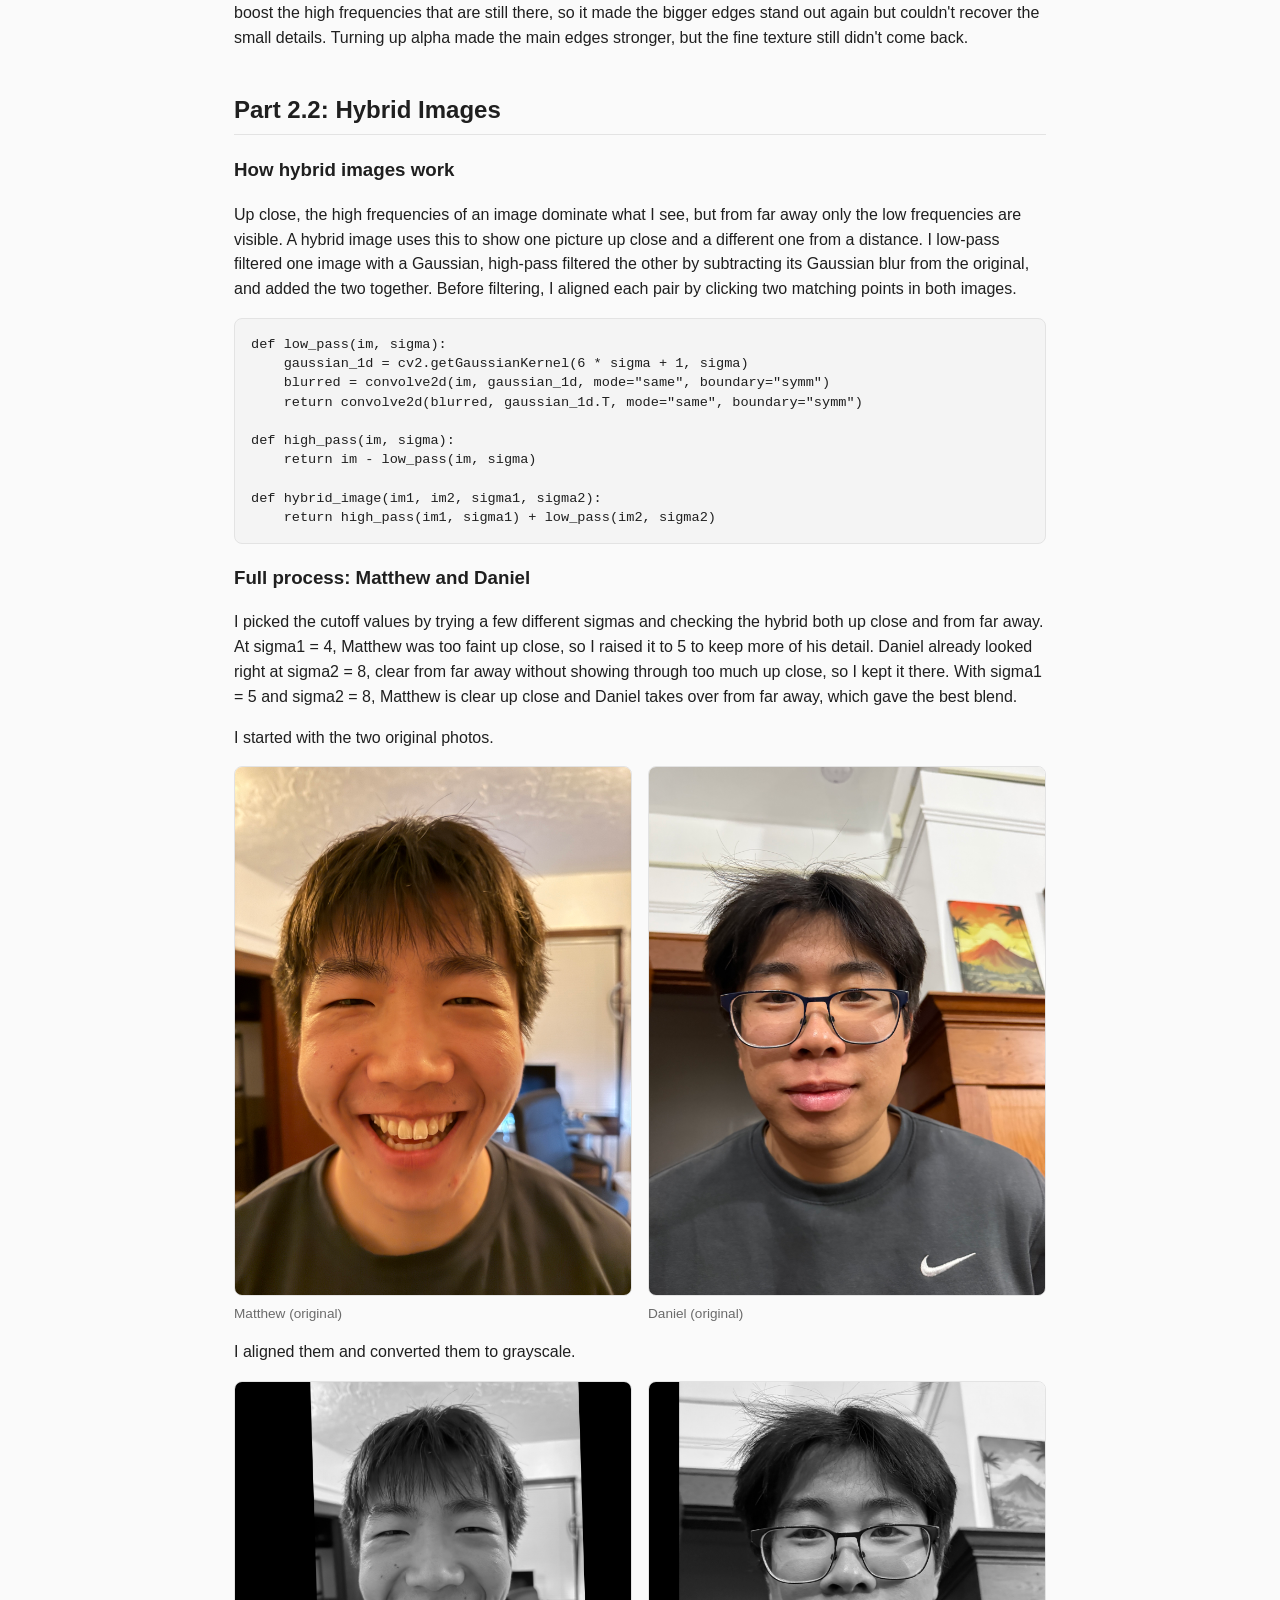
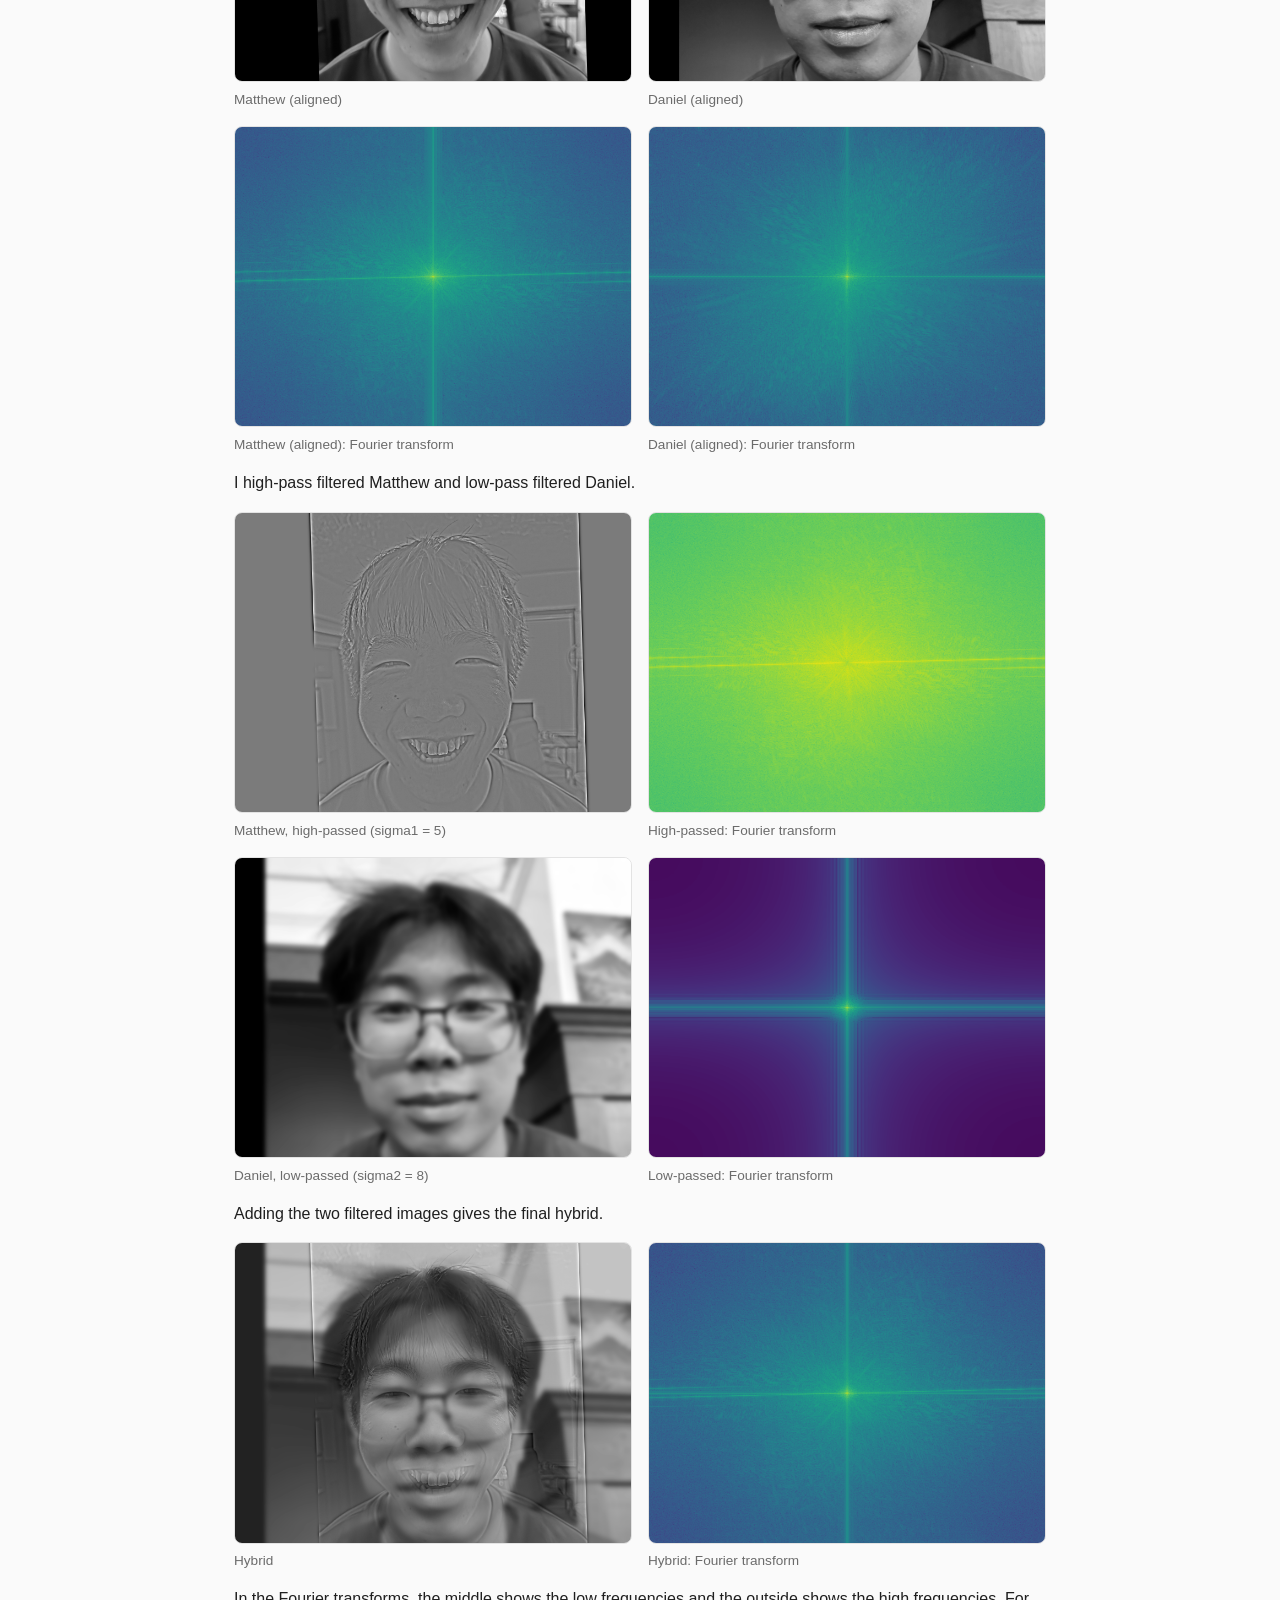
<file: projects/03-filters/index.html>
<!doctype html>
<html lang="en">
<head>
  <meta charset="UTF-8" />
  <meta name="viewport" content="width=device-width, initial-scale=1.0" />
  <title>Project 3: Fun with Filters and Frequencies</title>
  <link rel="stylesheet" href="../../style.css" />
  <style media="print">
    /* Print only: shrink text, code, and images so each part fits in about two pages. */
    @page { margin: 1cm; }
    body { font-size: 8.5pt; line-height: 1.3; background: #fff; }
    header { padding: 0 0 0.3rem; }
    header h1 { font-size: 14pt; }
    nav.breadcrumb, footer { display: none; }
    main { max-width: none; padding: 0.4rem 0 0; }
    h2 { font-size: 12pt; margin: 0.9rem 0 0.4rem; padding-bottom: 0.15rem; }
    h3 { font-size: 10pt; margin: 0.6rem 0 0.25rem; }
    h2, h3 { break-after: avoid; }
    p { margin: 0.3rem 0; }
    pre { padding: 0.35rem 0.5rem; margin: 0.35rem 0; line-height: 1.2; white-space: pre-wrap; overflow-wrap: anywhere; }
    pre code { font-size: 6.5pt; }
    table { font-size: 8pt; margin: 0.3rem 0 0.2rem; }
    th, td { padding: 0.15rem 0.5rem; }
    .note, figcaption { font-size: 7pt; margin-top: 0.15rem; }
    figure, table { break-inside: avoid; }
    .photo-pair, .photo-grid { gap: 0.3rem 0.5rem; margin: 0.35rem 0; }
    .photo-pair,
    .photo-grid,
    .photo-grid:has(> figure:nth-child(2):last-child),
    .photo-grid:has(> figure:nth-child(4):last-child) { grid-template-columns: repeat(4, 1fr); }
    .photo-grid:has(> figure:nth-child(5):last-child),
    .photo-grid:has(> figure:nth-child(6):last-child) { grid-template-columns: repeat(6, 1fr); }
    .photo-pair figure img, .photo-grid figure img { width: auto; max-width: 100%; max-height: 4.2cm; }
  </style>
</head>
<body>

  <header>
    <div class="wrap">
      <h1>Project 3: Fun with Filters and Frequencies</h1>
      <p>Convolutions, finite differences, and filtering images.</p>
    </div>
  </header>

  <nav class="breadcrumb">
    <a href="../../index.html">&larr; Back to all projects</a>
  </nav>

  <main>

    <h2>Part 1.1: Convolutions from Scratch</h2>
    <h3>Four for loops</h3>

    <p>
      First, I get the kernel size. Then I pad the image, surrounding it with zeros so the kernel always has something to read at the edges. Next, I work out the
      output size: the kernel can sit at (padded size &minus; kernel size + 1) positions along each axis, which in "same" mode gives an output the same size
      as the original image. I make an empty output of that size. The two outer loops then pick an output pixel (r, c), so every pixel gets visited one at a time.
      For each pixel, I start a running total at 0 and use the two inner loops to walk over every cell (i, j) of the kernel. At each cell, I multiply the image
      value <code>padded[r + i, c + j]</code> by the kernel value <code>kernel[kernel_height - 1 - i, kernel_width - 1 - j]</code> and add it to the total. Reading the kernel backwards like this is what flips it, which turns the operation
      from cross-correlation into convolution. Once the inner loops finish, I store the total in <code>output[r, c]</code> and move on to the next pixel. Since
      every multiply-add is its own Python step, this version does 81 operations per pixel for the 9x9 box filter and 3 for D<sub>x</sub> and D<sub>y</sub>, which is why it's the slowest of the three on the 9x9 box filter.
    </p>

    <pre><code>def convolution_four(image, kernel, mode="same"):
    kernel_height, kernel_width = kernel.shape
    padded = pad_image(image, kernel, mode)
    output_height, output_width = padded.shape[0] - kernel_height + 1, padded.shape[1] - kernel_width + 1
    output = np.zeros((output_height, output_width))
    for r in range(output_height):
        for c in range(output_width):
            pixel_sum = 0.0
            for i in range(kernel_height):
                for j in range(kernel_width):
                    pixel_sum += kernel[kernel_height - 1 - i, kernel_width - 1 - j] * padded[r + i, c + j]
            output[r, c] = pixel_sum
    return output</code></pre>

    <h3>Two for loops</h3>
    <p>
      Getting the kernel size, padding the image, and working out the output size are the same as before. The difference starts with the flip: instead of
      reading the kernel backwards inside the loops, I flip it once up front with <code>kernel[::-1, ::-1]</code>, which reverses its rows and columns. I make
      the empty output and use the same two loops to pick each output pixel (r, c). But instead of walking the kernel one cell at a time, I grab the entire
      kernel_height &times; kernel_width window under the kernel in one slice, <code>padded[r : r + kernel_height, c : c + kernel_width]</code>, multiply it elementwise with the
      flipped kernel, and sum the result with <code>np.sum</code>. This gives exactly the same value as the four-loop version, since <code>flipped[i, j]</code> is
      <code>kernel[kernel_height - 1 - i, kernel_width - 1 - j]</code>. I store it in <code>output[r, c]</code> and return the output once every pixel is filled.
      Replacing the two inner loops with one numpy call moves the multiply-adds into numpy's compiled code, which is why this version is much faster on the 9x9 box filter.
    </p>
    <pre><code>def convolution_two(image, kernel, mode="same"):
    kernel_height, kernel_width = kernel.shape
    padded = pad_image(image, kernel, mode)
    output_height, output_width = padded.shape[0] - kernel_height + 1, padded.shape[1] - kernel_width + 1
    flipped = kernel[::-1, ::-1]
    output = np.zeros((output_height, output_width))
    for r in range(output_height):
        for c in range(output_width):
            output[r, c] = np.sum(padded[r : r + kernel_height, c : c + kernel_width] * flipped)
    return output</code></pre>

    <h3>Padding</h3>
    <p>
      When the kernel sits near the edge of the image, part of it hangs off the image, so I pad the image with zeros first to give it something to read. I
      used "same" padding for my results, which adds just enough zeros that the output is the same size as the input: half the kernel size on each side, so
      4 pixels for the 9x9 box filter and 1 pixel for D<sub>x</sub> and D<sub>y</sub>. I also implemented "full" padding, which adds kernel size
      &minus; 1 on every side so the output grows by kernel size &minus; 1 in each direction. The function takes care of both modes with <code>np.pad</code>, which fills with zeros by default.
      This is the same as <code>convolve2d</code> with <code>boundary="fill", fillvalue=0</code>, and it's why the edges of the blurred image get slightly darker
      and the derivative images show a false edge along the border, since the padding acts like black pixels.
    </p>
    <pre><code>def pad_image(image, kernel, mode="same"):
    kernel_height, kernel_width = kernel.shape
    if mode == "same":
        pad_widths = ((kernel_height // 2, (kernel_height - 1) // 2), (kernel_width // 2, (kernel_width - 1) // 2))
    else:
        pad_widths = ((kernel_height - 1, kernel_height - 1), (kernel_width - 1, kernel_width - 1))
    return np.pad(image, pad_widths)</code></pre>

    <h3>Comparison with scipy.signal.convolve2d</h3>
    <p>
      Both of my implementations match <code>convolve2d</code>: after rounding
      to 2 decimal places, <code>np.array_equal</code> returns true for all
      three filters, which confirms that my flip and padding are correct.
    </p>
    <p>
      For runtime, on the 9x9 box filter the two-loop version (3.02 s) is about 8x
      faster than the four-loop version (23.99 s), because it replaces 81 Python
      multiply-adds per pixel with one numpy call. SciPy (0.15 s) is another 20x
      faster than that, since it runs entirely in compiled code with no Python
      loops at all. For D<sub>x</sub> and D<sub>y</sub> the ranking flips: the
      four-loop version (about 1.5&ndash;1.7 s) is faster than the two-loop
      version (about 2.9 s). With only 3 multiplies per pixel, there is very
      little work to save by vectorizing, while each <code>np.sum</code> call
      still has a fixed overhead. That's also why the two-loop time is about
      3 s no matter which filter I use. Vectorizing only pays off when the kernel
      is big enough to make up for that overhead.
    </p>
    <pre><code>def timed(function, *args, **kwargs):
    start = time.perf_counter()
    result = function(*args, **kwargs)
    return result, time.perf_counter() - start


for name, kernel in [("boxblur", box_filter_9x9), ("Dx", Dx), ("Dy", Dy)]:
    four_result, four_time = timed(convolution_four, img, kernel)
    two_result, two_time = timed(convolution_two, img, kernel)
    scipy_result, scipy_time = timed(convolve2d, img, kernel, mode="same", boundary="fill", fillvalue=0)

    print(name, "times:", four_time, two_time, scipy_time)
    print(name, "matches:", np.array_equal(np.round(four_result, 2), np.round(scipy_result, 2)), np.array_equal(np.round(two_result, 2), np.round(scipy_result, 2)))</code></pre>
    <table>
      <thead>
        <tr><th>Filter</th><th>4 loops</th><th>2 loops</th><th>SciPy</th><th>Matches SciPy</th></tr>
      </thead>
      <tbody>
        <tr><td>Box 9x9</td><td>23.99 s</td><td>3.02 s</td><td>0.1478 s</td><td>Yes / Yes</td></tr>
        <tr><td>D<sub>x</sub></td><td>1.49 s</td><td>2.84 s</td><td>0.0118 s</td><td>Yes / Yes</td></tr>
        <tr><td>D<sub>y</sub></td><td>1.74 s</td><td>2.93 s</td><td>0.0158 s</td><td>Yes / Yes</td></tr>
      </tbody>
    </table>
    <p class="note">
      Timed on the 1440 x 1080 grayscale photo. "Matches SciPy" is
      <code>np.array_equal</code> against <code>convolve2d</code>, after rounding to 2 decimal places, for the 4-loop / 2-loop versions.
    </p>

    <h3>Results</h3>
    <pre><code>img = np.array(Image.open(PROJECT_DIR + 'images/selfie.JPG').convert('L'), dtype=np.float64)
box_filter_9x9 = np.ones((9, 9)) / 81.0
Dx = np.array([[1, 0, -1]])
Dy = np.array([[1], [0], [-1]])</code></pre>
    <div class="photo-grid">
      <figure>
        <img src="images/part1_1/original.png" alt="Original grayscale photo" />
        <figcaption>Original (grayscale)</figcaption>
      </figure>
      <figure>
        <img src="images/part1_1/boxblur.png" alt="Photo blurred with a 9x9 box filter" />
        <figcaption>9x9 box filter</figcaption>
      </figure>
      <figure>
        <img src="images/part1_1/Dx.png" alt="Derivative of the photo in x" />
        <figcaption>D<sub>x</sub> = [1, 0, -1]</figcaption>
      </figure>
      <figure>
        <img src="images/part1_1/Dy.png" alt="Derivative of the photo in y" />
        <figcaption>D<sub>y</sub> = [1, 0, -1]<sup>T</sup></figcaption>
      </figure>
    </div>

    <h2>Part 1.2: Finite Difference Operator</h2>
    <p>
      I convolved the cameraman image with D<sub>x</sub> = [1, 0, -1] and
      D<sub>y</sub> = [1, 0, -1]<sup>T</sup> using
      <code>scipy.signal.convolve2d</code> to get the partial derivatives in
      x and y, then combined them into the gradient magnitude,
      sqrt((&part;f/&part;x)<sup>2</sup> + (&part;f/&part;y)<sup>2</sup>), which is
      large wherever the brightness changes quickly in any direction.
    </p>
    <div class="photo-pair">
      <figure>
        <img src="images/cameraman.png" alt="Original cameraman image" />
        <figcaption>Original cameraman</figcaption>
      </figure>
      <figure>
        <img src="images/part1_2/Dx.png" alt="Partial derivative of the cameraman image in x" />
        <figcaption>Partial derivative in x</figcaption>
      </figure>
      <figure>
        <img src="images/part1_2/Dy.png" alt="Partial derivative of the cameraman image in y" />
        <figcaption>Partial derivative in y</figcaption>
      </figure>
      <figure>
        <img src="images/part1_2/grad_mag.png" alt="Gradient magnitude of the cameraman image" />
        <figcaption>Gradient magnitude</figcaption>
      </figure>
    </div>

    <h3>Edge image and threshold</h3>
    <p>
      To turn the gradient magnitude into an edge image, I kept only the
      pixels above a threshold. I tried thresholds from 30 to 135 and chose
      75. At 45 the grass is full of noise, and at 120 the outline of the
      coat and the tripod legs break apart, so 75 is the best tradeoff
      between removing noise and keeping the real edges.
    </p>
    <div class="photo-grid">
      <figure>
        <img src="images/part1_2/edges_45.png" alt="Edge image at threshold 45" />
        <figcaption>Threshold 45: too low</figcaption>
      </figure>
      <figure>
        <img src="images/part1_2/edges_75.png" alt="Edge image at threshold 75" />
        <figcaption>Threshold 75: chosen</figcaption>
      </figure>
      <figure>
        <img src="images/part1_2/edges_120.png" alt="Edge image at threshold 120" />
        <figcaption>Threshold 120: too high</figcaption>
      </figure>
    </div>

    <h2>Part 1.3: Derivative of Gaussian (DoG) Filter</h2>

    <h3>Gaussian filter</h3>
    <p>
      I built a 1D Gaussian with <code>cv2.getGaussianKernel</code> using
      sigma = 2 and a size of 6 * sigma + 1 = 13, following the rule from
      lecture that the filter's half-width should be about 3 sigma. I then
      took its outer product with its transpose to get the 2D Gaussian.
    </p>
    <pre><code>sigma = 2
gaussian_1d = cv2.getGaussianKernel(6 * sigma + 1, sigma)
gaussian_2d = gaussian_1d @ gaussian_1d.T</code></pre>
    <div class="photo-grid">
      <figure>
        <img src="images/part1_3/gaussian_filter.png" alt="2D Gaussian filter" />
        <figcaption>Gaussian filter (upscaled 20x)</figcaption>
      </figure>
    </div>

    <h3>Method 1: blur, then differentiate</h3>
    <p>
      I blurred the cameraman image with the Gaussian, then convolved the
      blurred image with D<sub>x</sub> and D<sub>y</sub> and computed the
      gradient magnitude the same way as in Part 1.2.
    </p>
    <pre><code>def convolve(image, kernel):
    return convolve2d(image, kernel, mode="same", boundary="symm")


blurred = convolve(img, gaussian_2d)
blurred_x, blurred_y = convolve(blurred, Dx), convolve(blurred, Dy)
blurred_magnitude = np.sqrt(blurred_x ** 2 + blurred_y ** 2)</code></pre>
    <div class="photo-grid">
      <figure>
        <img src="images/part1_3/blurred.png" alt="Cameraman image blurred with the Gaussian" />
        <figcaption>Blurred cameraman</figcaption>
      </figure>
      <figure>
        <img src="images/part1_3/blur_grad_mag.png" alt="Gradient magnitude of the blurred cameraman image" />
        <figcaption>Gradient magnitude</figcaption>
      </figure>
      <figure>
        <img src="images/part1_3/blur_edges_20.png" alt="Edge image of the blurred cameraman at threshold 20" />
        <figcaption>Edges, threshold 20</figcaption>
      </figure>
    </div>
    <p>
      I chose a threshold of 20. At 8, the edge image picks up fine background detail like the tall tower and the full row of buildings, but the grass
      turns into dense speckle, so blurring alone isn't enough at that level. At 32, the grass is clean, but real edges start disappearing: the horizon
      breaks into short dashes, the tower is gone, and the tripod legs split into disconnected pieces. At 20, the grass stays clean while the
      cameraman, camera, tripod, and horizon remain mostly continuous. The tradeoff is that the faint background tower mostly drops out, which I accepted to avoid the grass noise.
    </p>

    <h3>Method 2: DoG filters</h3>
    <p>
      I convolved the Gaussian with D<sub>x</sub> and D<sub>y</sub> to get two
      derivative of Gaussian (DoG) filters. With these, the image needs only
      one convolution per direction instead of two. This works because
      convolution is associative: blurring and then differentiating is the
      same as convolving once with the blurred derivative filter.
    </p>
    <pre><code>dog_filter_x, dog_filter_y = convolve2d(gaussian_2d, Dx), convolve2d(gaussian_2d, Dy)

dog_magnitude = np.sqrt(convolve(img, dog_filter_x) ** 2 + convolve(img, dog_filter_y) ** 2)</code></pre>
    <div class="photo-grid">
      <figure>
        <img src="images/part1_3/DoG_x_filter.png" alt="Derivative of Gaussian filter in x" />
        <figcaption>DoG filter in x (upscaled 20x)</figcaption>
      </figure>
      <figure>
        <img src="images/part1_3/DoG_y_filter.png" alt="Derivative of Gaussian filter in y" />
        <figcaption>DoG filter in y (upscaled 20x)</figcaption>
      </figure>
      <figure>
        <img src="images/part1_3/dog_grad_mag.png" alt="Gradient magnitude from the DoG filters" />
        <figcaption>Gradient magnitude</figcaption>
      </figure>
      <figure>
        <img src="images/part1_3/dog_edges_20.png" alt="Edge image from the DoG filters at threshold 20" />
        <figcaption>Edges, threshold 20</figcaption>
      </figure>
    </div>

    <h3>Comparison with the finite difference method</h3>

    <div class="photo-grid">
      <figure>
        <img src="images/part1_2/grad_mag.png" alt="Gradient magnitude from Part 1.2" />
        <figcaption>Part 1.2: gradient magnitude</figcaption>
      </figure>
      <figure>
        <img src="images/part1_3/blur_grad_mag.png" alt="Gradient magnitude from Part 1.3" />
        <figcaption>Part 1.3: gradient magnitude</figcaption>
      </figure>
    </div>
    <div class="photo-grid">
      <figure>
        <img src="images/part1_2/edges_75.png" alt="Edge image from Part 1.2 at threshold 75" />
        <figcaption>Part 1.2: edges, threshold 75</figcaption>
      </figure>
      <figure>
        <img src="images/part1_3/blur_edges_20.png" alt="Edge image from Part 1.3 at threshold 20" />
        <figcaption>Part 1.3: edges, threshold 20</figcaption>
      </figure>
    </div>

    <p>
      The 1.3 edge image is a lot cleaner than 1.2. In 1.2, the grass shows up as noise because the finite difference picks up every small change between
      neighboring pixels. In 1.3, the Gaussian blurs those small changes out first, so only the bigger edges like the cameraman and tripod are left. The
      edges are also thicker in 1.3 because the blur spreads each sharp edge out over a few pixels, so the gradient is high over a wider area. Since the blur
      makes all the gradient values smaller, I also had to lower the threshold from 75 to 20. The downside is that the blur also removes small details, like the tower in the background.
    </p>

    <h2>Part 2.1: Image Sharpening</h2>

    <h3>How unsharp masking works</h3>
    <p>
      The Gaussian is a low-pass filter, so blurring an image keeps only its low frequencies. I subtracted the blurred image from the original, which
      leaves just the high frequencies, and then added alpha times those high frequencies back to the original to sharpen it. I used the same Gaussian (sigma = 2) as in Part 1.3.
    </p>
    <p>
      Because convolution is linear, I combined all of this into a single filter: f + alpha(f &minus; f * g) = f * ((1 + alpha)e &minus; alpha g),
      where f is the image, g is the Gaussian, and e is the unit impulse (identity). This is the unsharp mask filter from lecture.
    </p>
    <pre><code>identity = np.zeros_like(gaussian_2d)
    identity[3 * sigma, 3 * sigma] = 1

    blurred = convolve(img, gaussian_2d)
    high_frequencies = img - blurred

    for alpha in [0, 1, 2, 5, 10]:
        unsharp_filter = (1 + alpha) * identity - alpha * gaussian_2d
    sharpened = convolve(img, unsharp_filter)</code></pre>

    <h3>Taj Mahal</h3>
    <div class="photo-grid">
      <figure>
        <img src="images/part2_1/taj_original.png" alt="Original Taj Mahal image" />
        <figcaption>Original</figcaption>
      </figure>
      <figure>
        <img src="images/part2_1/taj_blurred.png" alt="Blurred Taj Mahal image" />
        <figcaption>Blurred</figcaption>
      </figure>
      <figure>
        <img src="images/part2_1/taj_high_frequencies.png" alt="High frequencies of the Taj Mahal image" />
        <figcaption>High frequencies</figcaption>
      </figure>
      <figure>
        <img src="images/part2_1/taj_sharpened_1.png" alt="Taj Mahal image sharpened with alpha = 1" />
        <figcaption>Sharpened, alpha = 1</figcaption>
      </figure>
    </div>

    <h3>Varying the sharpening amount</h3>
    <div class="photo-grid">
      <figure>
        <img src="images/part2_1/taj_sharpened_0.png" alt="Taj Mahal image sharpened with alpha = 0" />
        <figcaption>alpha = 0</figcaption>
      </figure>
      <figure>
        <img src="images/part2_1/taj_sharpened_1.png" alt="Taj Mahal image sharpened with alpha = 1" />
        <figcaption>alpha = 1</figcaption>
      </figure>
      <figure>
        <img src="images/part2_1/taj_sharpened_2.png" alt="Taj Mahal image sharpened with alpha = 2" />
        <figcaption>alpha = 2</figcaption>
      </figure>
      <figure>
        <img src="images/part2_1/taj_sharpened_5.png" alt="Taj Mahal image sharpened with alpha = 5" />
        <figcaption>alpha = 5</figcaption>
      </figure>
      <figure>
        <img src="images/part2_1/taj_sharpened_10.png" alt="Taj Mahal image sharpened with alpha = 10" />
        <figcaption>alpha = 10</figcaption>
      </figure>
    </div>
    <p>
      At alpha = 0 the image is just the original, and as alpha goes up the edges get crisper and the details stand out more. Alpha = 2 looked the best to me.
      Past that, the edges start to look forced: they get darker and harsher than they should be, almost oversaturated, because sharpening keeps adding more
      high frequencies on top of the image and overshoots at the edges.
    </p>

    <h3>My own image</h3>
    <div class="photo-grid">
      <figure>
        <img src="images/part2_1/cathedral_original.png" alt="Original cathedral image" />
        <figcaption>Original</figcaption>
      </figure>
      <figure>
        <img src="images/part2_1/cathedral_blurred.png" alt="Blurred cathedral image" />
        <figcaption>Blurred</figcaption>
      </figure>
      <figure>
        <img src="images/part2_1/cathedral_high_frequencies.png" alt="High frequencies of the cathedral image" />
        <figcaption>High frequencies</figcaption>
      </figure>
      <figure>
        <img src="images/part2_1/cathedral_sharpened_1.png" alt="Cathedral image sharpened with alpha = 1" />
        <figcaption>Sharpened, alpha = 1</figcaption>
      </figure>
    </div>

    <h3>Blurring, then sharpening again</h3>
    <pre><code>resharpened = convolve(blurred, unsharp_filter)</code></pre>
    <div class="photo-grid">
      <figure>
        <img src="images/part2_1/cathedral_original.png" alt="Original cathedral image" />
        <figcaption>Original</figcaption>
      </figure>
      <figure>
        <img src="images/part2_1/cathedral_blurred.png" alt="Blurred cathedral image" />
        <figcaption>Blurred</figcaption>
      </figure>
      <figure>
        <img src="images/part2_1/cathedral_resharpened_1.png" alt="Blurred cathedral image sharpened with alpha = 1" />
        <figcaption>Blurred, then sharpened, alpha = 1</figcaption>
      </figure>
      <figure>
        <img src="images/part2_1/cathedral_resharpened_2.png" alt="Blurred cathedral image sharpened with alpha = 2" />
        <figcaption>Blurred, then sharpened, alpha = 2</figcaption>
      </figure>
      <figure>
        <img src="images/part2_1/cathedral_resharpened_5.png" alt="Blurred cathedral image sharpened with alpha = 5" />
        <figcaption>Blurred, then sharpened, alpha = 5</figcaption>
      </figure>
      <figure>
        <img src="images/part2_1/cathedral_resharpened_10.png" alt="Blurred cathedral image sharpened with alpha = 10" />
        <figcaption>Blurred, then sharpened, alpha = 10</figcaption>
      </figure>
    </div>
    <p>
      The blurred-then-sharpened image looks sharper than the blurred one, but it doesn't get back to the original. The blur removed most of the fine detail, so there was nothing left 
      for sharpening to bring back. Sharpening can only boost the high frequencies that are still there, so it made the bigger edges stand out again but couldn't recover the small details.
      Turning up alpha made the main edges stronger, but the fine texture still didn't come back.
    </p>

    <h2>Part 2.2: Hybrid Images</h2>

    <h3>How hybrid images work</h3>
    <p>
      Up close, the high frequencies of an image dominate what I see, but from far away only the low frequencies are visible. A hybrid image uses this
      to show one picture up close and a different one from a distance. I low-pass filtered one image with a Gaussian, high-pass filtered the
      other by subtracting its Gaussian blur from the original, and added the two together. Before filtering, I aligned each pair by clicking two matching points in both images.
    </p>
    <pre><code>def low_pass(im, sigma):
    gaussian_1d = cv2.getGaussianKernel(6 * sigma + 1, sigma)
    blurred = convolve2d(im, gaussian_1d, mode="same", boundary="symm")
    return convolve2d(blurred, gaussian_1d.T, mode="same", boundary="symm")

def high_pass(im, sigma):
    return im - low_pass(im, sigma)

def hybrid_image(im1, im2, sigma1, sigma2):
    return high_pass(im1, sigma1) + low_pass(im2, sigma2)</code></pre>

    <h3>Full process: Matthew and Daniel</h3>
    <p>
      I picked the cutoff values by trying a few different sigmas and checking the hybrid both up close and from far away. At sigma1 = 4, Matthew was too faint
      up close, so I raised it to 5 to keep more of his detail. Daniel already looked right at sigma2 = 8, clear from far away without showing through too
      much up close, so I kept it there. With sigma1 = 5 and sigma2 = 8, Matthew is clear up close and Daniel takes over from far away, which gave the best blend.
    </p>
    <p>I started with the two original photos.</p>
    <div class="photo-grid">
      <figure>
        <img src="images/matthew.JPG" alt="Original photo of Matthew" />
        <figcaption>Matthew (original)</figcaption>
      </figure>
      <figure>
        <img src="images/daniel.JPG" alt="Original photo of Daniel" />
        <figcaption>Daniel (original)</figcaption>
      </figure>
    </div>
    <p>I aligned them and converted them to grayscale.</p>
    <div class="photo-grid">
      <figure>
        <img src="images/part2_2/matthew_daniel_high_aligned.png" alt="Aligned image of Matthew" />
        <figcaption>Matthew (aligned)</figcaption>
      </figure>
      <figure>
        <img src="images/part2_2/matthew_daniel_low_aligned.png" alt="Aligned image of Daniel" />
        <figcaption>Daniel (aligned)</figcaption>
      </figure>
    </div>
    <div class="photo-grid">
      <figure>
        <img src="images/part2_2/matthew_daniel_high_aligned_fft.png" alt="Fourier transform of the aligned image of Matthew" />
        <figcaption>Matthew (aligned): Fourier transform</figcaption>
      </figure>
      <figure>
        <img src="images/part2_2/matthew_daniel_low_aligned_fft.png" alt="Fourier transform of the aligned image of Daniel" />
        <figcaption>Daniel (aligned): Fourier transform</figcaption>
      </figure>
    </div>
    <p>I high-pass filtered Matthew and low-pass filtered Daniel.</p>
    <div class="photo-grid">
      <figure>
        <img src="images/part2_2/matthew_daniel_high_passed.png" alt="High-passed image of Matthew" />
        <figcaption>Matthew, high-passed (sigma1 = 5)</figcaption>
      </figure>
      <figure>
        <img src="images/part2_2/matthew_daniel_high_passed_fft.png" alt="Fourier transform of the high-passed image of Matthew" />
        <figcaption>High-passed: Fourier transform</figcaption>
      </figure>
    </div>
    <div class="photo-grid">
      <figure>
        <img src="images/part2_2/matthew_daniel_low_passed.png" alt="Low-passed image of Daniel" />
        <figcaption>Daniel, low-passed (sigma2 = 8)</figcaption>
      </figure>
      <figure>
        <img src="images/part2_2/matthew_daniel_low_passed_fft.png" alt="Fourier transform of the low-passed image of Daniel" />
        <figcaption>Low-passed: Fourier transform</figcaption>
      </figure>
    </div>
    <p>Adding the two filtered images gives the final hybrid.</p>
    <div class="photo-grid">
      <figure>
        <img src="images/part2_2/matthew_daniel_hybrid.png" alt="Hybrid image of Matthew and Daniel" />
        <figcaption>Hybrid</figcaption>
      </figure>
      <figure>
        <img src="images/part2_2/matthew_daniel_hybrid_fft.png" alt="Fourier transform of the hybrid image" />
        <figcaption>Hybrid: Fourier transform</figcaption>
      </figure>
    </div>
    <p>
      In the Fourier transforms, the middle shows the low frequencies and the outside shows the high frequencies. For the low-passed Daniel image, the
      transform is bright in the middle and much darker toward the edges, since the blur keeps the broad outlines and removes the fine details. For the
      high-passed Matthew image, the change is smaller: only a small spot at the very center gets darker compared to his original transform, since
      subtracting the blur only removes the lowest frequencies. The rest still looks brighter toward the middle because photos naturally have more broad
      structure than fine detail. The plus sign through the middle shows up in most of the transforms because of the image borders and strong horizontal
      and vertical edges, so it isn't specific to either filter. The hybrid's transform combines both, with Daniel's low frequencies in the middle and
      Matthew's high frequencies around the outside.
    </p>

    <h3>Other hybrids</h3>
    <div class="photo-grid">
      <figure>
        <img src="images/nutmeg.jpg" alt="Original photo of Nutmeg the cat" />
        <figcaption>Nutmeg (high frequencies, sigma1 = 5)</figcaption>
      </figure>
      <figure>
        <img src="images/DerekPicture.jpg" alt="Original photo of Derek" />
        <figcaption>Derek (low frequencies, sigma2 = 8)</figcaption>
      </figure>
      <figure>
        <img src="images/part2_2/nutmeg_DerekPicture_hybrid.png" alt="Hybrid image of Nutmeg and Derek" />
        <figcaption>Hybrid (sigma1 = 5, sigma2 = 8)</figcaption>
      </figure>
    </div>
    <div class="photo-grid">
      <figure>
        <img src="images/olise.jpg" alt="Original photo of Olise" />
        <figcaption>Olise (high frequencies, sigma1 = 5)</figcaption>
      </figure>
      <figure>
        <img src="images/jude.jpg" alt="Original photo of Jude" />
        <figcaption>Jude (low frequencies, sigma2 = 8)</figcaption>
      </figure>
      <figure>
        <img src="images/part2_2/olise_jude_hybrid.png" alt="Hybrid image of Olise and Jude" />
        <figcaption>Hybrid (sigma1 = 5, sigma2 = 8)</figcaption>
      </figure>
    </div>

    <h2>Part 2.3: Gaussian and Laplacian Stacks</h2>

    <h3>Building the stacks</h3>
    <p>
      A stack is like a pyramid, but it is never downsampled, so every level is the same size as the original image. For the Gaussian stack, I apply
      the same Gaussian blur at each level (as the assignment says, "just apply the Gaussian filter at each level, but do not subsample"). Each
      Laplacian level is one Gaussian level minus the next, and the last level is the blurriest Gaussian level, so all the levels add back up to the
      original. I used 5 levels and sigma = 5.
    </p>
    <pre><code>levels = 5
sigma = 5


def gaussian_blur(image, sigma):
    gaussian_1d = cv2.getGaussianKernel(6 * sigma + 1, sigma)
    blurred = convolve2d(image, gaussian_1d, mode="same", boundary="symm")
    return convolve2d(blurred, gaussian_1d.T, mode="same", boundary="symm")


def gaussian_stack(image):
    stack = [image]
    for i in range(levels - 1):
        stack.append(gaussian_blur(stack[-1], sigma))
    return stack


def laplacian_stack(gaussian):
    return [gaussian[i] - gaussian[i + 1] for i in range(levels - 1)] + [gaussian[-1]]</code></pre>

    <h3>Apple and orange stacks</h3>
    <p>Apple, Gaussian stack:</p>
    <div class="photo-grid" style="grid-template-columns: repeat(5, 1fr);">
      <figure>
        <img src="images/part2_3/apple_gaussian_0.png" alt="Apple Gaussian stack, level 0" />
        <figcaption>Level 0</figcaption>
      </figure>
      <figure>
        <img src="images/part2_3/apple_gaussian_1.png" alt="Apple Gaussian stack, level 1" />
        <figcaption>Level 1</figcaption>
      </figure>
      <figure>
        <img src="images/part2_3/apple_gaussian_2.png" alt="Apple Gaussian stack, level 2" />
        <figcaption>Level 2</figcaption>
      </figure>
      <figure>
        <img src="images/part2_3/apple_gaussian_3.png" alt="Apple Gaussian stack, level 3" />
        <figcaption>Level 3</figcaption>
      </figure>
      <figure>
        <img src="images/part2_3/apple_gaussian_4.png" alt="Apple Gaussian stack, level 4" />
        <figcaption>Level 4</figcaption>
      </figure>
    </div>
    <p>Apple, Laplacian stack:</p>
    <div class="photo-grid" style="grid-template-columns: repeat(5, 1fr);">
      <figure>
        <img src="images/part2_3/apple_laplacian_0.png" alt="Apple Laplacian stack, level 0" />
        <figcaption>Level 0</figcaption>
      </figure>
      <figure>
        <img src="images/part2_3/apple_laplacian_1.png" alt="Apple Laplacian stack, level 1" />
        <figcaption>Level 1</figcaption>
      </figure>
      <figure>
        <img src="images/part2_3/apple_laplacian_2.png" alt="Apple Laplacian stack, level 2" />
        <figcaption>Level 2</figcaption>
      </figure>
      <figure>
        <img src="images/part2_3/apple_laplacian_3.png" alt="Apple Laplacian stack, level 3" />
        <figcaption>Level 3</figcaption>
      </figure>
      <figure>
        <img src="images/part2_3/apple_laplacian_4.png" alt="Apple Laplacian stack, level 4" />
        <figcaption>Level 4</figcaption>
      </figure>
    </div>
    <p>Orange, Gaussian stack:</p>
    <div class="photo-grid" style="grid-template-columns: repeat(5, 1fr);">
      <figure>
        <img src="images/part2_3/orange_gaussian_0.png" alt="Orange Gaussian stack, level 0" />
        <figcaption>Level 0</figcaption>
      </figure>
      <figure>
        <img src="images/part2_3/orange_gaussian_1.png" alt="Orange Gaussian stack, level 1" />
        <figcaption>Level 1</figcaption>
      </figure>
      <figure>
        <img src="images/part2_3/orange_gaussian_2.png" alt="Orange Gaussian stack, level 2" />
        <figcaption>Level 2</figcaption>
      </figure>
      <figure>
        <img src="images/part2_3/orange_gaussian_3.png" alt="Orange Gaussian stack, level 3" />
        <figcaption>Level 3</figcaption>
      </figure>
      <figure>
        <img src="images/part2_3/orange_gaussian_4.png" alt="Orange Gaussian stack, level 4" />
        <figcaption>Level 4</figcaption>
      </figure>
    </div>
    <p>Orange, Laplacian stack:</p>
    <div class="photo-grid" style="grid-template-columns: repeat(5, 1fr);">
      <figure>
        <img src="images/part2_3/orange_laplacian_0.png" alt="Orange Laplacian stack, level 0" />
        <figcaption>Level 0</figcaption>
      </figure>
      <figure>
        <img src="images/part2_3/orange_laplacian_1.png" alt="Orange Laplacian stack, level 1" />
        <figcaption>Level 1</figcaption>
      </figure>
      <figure>
        <img src="images/part2_3/orange_laplacian_2.png" alt="Orange Laplacian stack, level 2" />
        <figcaption>Level 2</figcaption>
      </figure>
      <figure>
        <img src="images/part2_3/orange_laplacian_3.png" alt="Orange Laplacian stack, level 3" />
        <figcaption>Level 3</figcaption>
      </figure>
      <figure>
        <img src="images/part2_3/orange_laplacian_4.png" alt="Orange Laplacian stack, level 4" />
        <figcaption>Level 4</figcaption>
      </figure>
    </div>

    <h3>Blending with a mask</h3>
    <p>
      The mask is 1 on the left half (apple) and 0 on the right half (orange).
      I gave the mask its own Gaussian stack, and blended each Laplacian level
      using the mask from the same level. This way the fine details get a
      sharp seam and the broad colors get a soft one.
    </p>
    <pre><code>mask = np.zeros_like(apple)
mask[:, : apple.shape[1] // 2] = 1

apple_gaussian, orange_gaussian, mask_gaussian = gaussian_stack(apple), gaussian_stack(orange), gaussian_stack(mask)
apple_laplacian, orange_laplacian = laplacian_stack(apple_gaussian), laplacian_stack(orange_gaussian)

apple_masked = [level * m for level, m in zip(apple_laplacian, mask_gaussian)]
orange_masked = [level * (1 - m) for level, m in zip(orange_laplacian, mask_gaussian)]
oraple_levels = [a + o for a, o in zip(apple_masked, orange_masked)]</code></pre>

    <h3>Recreating Figure 3.42</h3>
    <p>
      In each row, the left image is the masked apple, the middle is the
      masked orange, and the right is the two added together.
    </p>
    <p>High frequencies (level 0):</p>
    <div class="photo-grid">
      <figure>
        <img src="images/part2_3/apple_masked_0.png" alt="Masked apple, level 0" />
        <figcaption>(a) Apple, level 0</figcaption>
      </figure>
      <figure>
        <img src="images/part2_3/orange_masked_0.png" alt="Masked orange, level 0" />
        <figcaption>(b) Orange, level 0</figcaption>
      </figure>
      <figure>
        <img src="images/part2_3/oraple_0.png" alt="Blended level 0" />
        <figcaption>(c) Combined, level 0</figcaption>
      </figure>
    </div>
    <p>Medium frequencies (level 2):</p>
    <div class="photo-grid">
      <figure>
        <img src="images/part2_3/apple_masked_2.png" alt="Masked apple, level 2" />
        <figcaption>(d) Apple, level 2</figcaption>
      </figure>
      <figure>
        <img src="images/part2_3/orange_masked_2.png" alt="Masked orange, level 2" />
        <figcaption>(e) Orange, level 2</figcaption>
      </figure>
      <figure>
        <img src="images/part2_3/oraple_2.png" alt="Blended level 2" />
        <figcaption>(f) Combined, level 2</figcaption>
      </figure>
    </div>
    <p>Low frequencies (level 4):</p>
    <div class="photo-grid">
      <figure>
        <img src="images/part2_3/apple_masked_4.png" alt="Masked apple, level 4" />
        <figcaption>(g) Apple, level 4</figcaption>
      </figure>
      <figure>
        <img src="images/part2_3/orange_masked_4.png" alt="Masked orange, level 4" />
        <figcaption>(h) Orange, level 4</figcaption>
      </figure>
      <figure>
        <img src="images/part2_3/oraple_4.png" alt="Blended level 4" />
        <figcaption>(i) Combined, level 4</figcaption>
      </figure>
    </div>
    <p>Full images, summed from all levels:</p>
    <div class="photo-grid">
      <figure>
        <img src="images/part2_3/apple_masked_full.png" alt="Masked apple, all levels summed" />
        <figcaption>(j) Apple, all levels</figcaption>
      </figure>
      <figure>
        <img src="images/part2_3/orange_masked_full.png" alt="Masked orange, all levels summed" />
        <figcaption>(k) Orange, all levels</figcaption>
      </figure>
      <figure>
        <img src="images/part2_3/oraple.png" alt="Final blended oraple" />
        <figcaption>(l) Final oraple</figcaption>
      </figure>
    </div>
    <p>
      The seam gets wider as the level goes up. At level 0 the switch from apple to orange happens right at the middle line, but since these are just the
      fine details it's hard to notice. At level 2 the transition is softer and spread over a wider area, and at level 4 the two fruits fade into each other
      gradually across a big band in the middle. When all the levels are added together in the final oraple, there's no visible line: the fine details
      switch sharply so the textures don't overlap, and the overall brightness blends smoothly so you can't see where one fruit ends.
    </p>

    <h2>Part 2.4: Multiresolution Blending</h2>

    <h3>How the blending works</h3>
    <p>
      I reuse the Gaussian and Laplacian stacks from Part 2.3. Each image gets
      a Laplacian stack and the mask gets a Gaussian stack. I blend each level
      as level1 * mask + level2 * (1 &minus; mask), using the mask from the
      same level, and then sum all the levels. This way the fine details get a
      sharp seam and the broad colors get a soft one. I used 8 levels and
      sigma = 20 for the balls, and 5 levels and sigma = 5 for Jordan and LeBron.
    </p>
    <pre><code>def gaussian_stack(image, levels, sigma):
    stack = [image]
    for i in range(levels - 1):
        stack.append(gaussian_blur(stack[-1], sigma))
    return stack


def blend(im1, im2, mask, levels, sigma):
    im1_laplacian, im2_laplacian = laplacian_stack(gaussian_stack(im1, levels, sigma)), laplacian_stack(gaussian_stack(im2, levels, sigma))
    mask_gaussian = gaussian_stack(mask, levels, sigma)
    im1_masked = [level * m for level, m in zip(im1_laplacian, mask_gaussian)]
    im2_masked = [level * (1 - m) for level, m in zip(im2_laplacian, mask_gaussian)]
    blended_levels = [a + b for a, b in zip(im1_masked, im2_masked)]
    return im1_masked, im2_masked, blended_levels</code></pre>

    <h3>The oraple</h3>
    <p>The oraple from Part 2.3 is my vertical seam blend.</p>
    <div class="photo-grid">
      <figure>
        <img src="images/part2_3/oraple.png" alt="Final blended oraple" />
        <figcaption>Oraple</figcaption>
      </figure>
    </div>

    <h3>Basketball and soccer ball (straight seam)</h3>
    <p>
      I aligned the two balls with the provided <code>align_images</code>
      code by clicking matching points, then used a vertical step mask.
    </p>
    <div class="photo-grid">
      <figure>
        <img src="images/basketball.jpg" alt="Original basketball photo" />
        <figcaption>Basketball (original)</figcaption>
      </figure>
      <figure>
        <img src="images/soccer.jpg" alt="Original soccer ball photo" />
        <figcaption>Soccer ball (original)</figcaption>
      </figure>
      <figure>
        <img src="images/part2_4/basketball_aligned.png" alt="Aligned basketball image" />
        <figcaption>Basketball (aligned)</figcaption>
      </figure>
      <figure>
        <img src="images/part2_4/soccer_aligned.png" alt="Aligned soccer ball image" />
        <figcaption>Soccer ball (aligned)</figcaption>
      </figure>
      <figure>
        <img src="images/part2_4/mask.png" alt="Vertical step mask" />
        <figcaption>Mask</figcaption>
      </figure>
      <figure>
        <img src="images/part2_4/basketball_soccer.png" alt="Final blend of the basketball and soccer ball" />
        <figcaption>Final blend</figcaption>
      </figure>
    </div>
    <p>
      The seam on this blend is pretty noticeable. The two balls have very different patterns, so the black lines on each ball just stop at the
      middle, and the brightness jumps from the gray basketball to the white soccer ball. I widened the transition a lot (8 levels, sigma = 20), which
      made the brightness change smoother, but the wider blend also let parts of the Nike logo from the soccer ball faintly come through across the
      seam. This blend works worse than the oraple because the apple and orange have smooth surfaces, while the balls have strong lines that blending can't hide.
    </p>

    <h3>Jordan behind LeBron (irregular mask)</h3>
    <p>
      I generated person masks for both photos and then shifted Jordan left with <code>np.roll</code> and combined the masks as <code>jordan_mask * (1 - lebron_mask)</code>,
      so Jordan only shows where he doesn't overlap LeBron and the Heat player, which makes him appear behind them.
    </p>
    <pre><code>shift = -260
        lebron, lebron_mask = load('lebron.jpg'), load('lebron_mask.png')
        jordan = np.roll(load('jordan.jpg'), shift, axis=1)
        jordan_mask = np.roll(load('jordan_mask.png'), shift, axis=1)
        mask = jordan_mask * (1 - lebron_mask)
    </code></pre>
    <div class="photo-grid">
      <figure>
        <img src="images/jordan.jpg" alt="Original photo of Jordan" />
        <figcaption>Jordan (original)</figcaption>
      </figure>
      <figure>
        <img src="images/lebron.jpg" alt="Original photo of LeBron" />
        <figcaption>LeBron (original)</figcaption>
      </figure>
      <figure>
        <img src="images/jordan_mask.png" alt="Person mask for the Jordan photo" />
        <figcaption>Jordan mask</figcaption>
      </figure>
      <figure>
        <img src="images/lebron_mask.png" alt="Person mask for the LeBron photo" />
        <figcaption>LeBron mask</figcaption>
      </figure>
      <figure>
        <img src="images/part2_4/jordan_lebron_mask.png" alt="Combined mask for the Jordan and LeBron blend" />
        <figcaption>Combined mask</figcaption>
      </figure>
      <figure>
        <img src="images/part2_4/jordan_lebron.png" alt="Final blend of Jordan and LeBron" />
        <figcaption>Final blend</figcaption>
      </figure>
    </div>
    <p>
      This blend came out really well. Because the mask follows Jordan's outline closely and the transition is narrow, there's barely any glow
      from his original background, and he looks like he's actually in the arena behind LeBron and the Heat player. Combining the two masks made
      the overlap look natural, with the players in front cleanly covering him.
    </p>

    <h3>Laplacian stacks for Jordan and LeBron</h3>
    <p>
      This is my favorite blend, so I show its stacks in the style of Figure
      10 in the Burt and Adelson paper. Each row is one level: the masked
      Jordan level, the masked LeBron level, and the two added together. The
      last row sums all the levels.
    </p>
    <div class="photo-grid">
      <figure>
        <img src="images/part2_4/jordan_masked_0.png" alt="Masked Jordan image, level 0" />
        <figcaption>Jordan, level 0</figcaption>
      </figure>
      <figure>
        <img src="images/part2_4/lebron_masked_0.png" alt="Masked LeBron image, level 0" />
        <figcaption>LeBron, level 0</figcaption>
      </figure>
      <figure>
        <img src="images/part2_4/jordan_lebron_blended_0.png" alt="Blended Jordan and LeBron, level 0" />
        <figcaption>Blended, level 0</figcaption>
      </figure>
    </div>
    <div class="photo-grid">
      <figure>
        <img src="images/part2_4/jordan_masked_1.png" alt="Masked Jordan image, level 1" />
        <figcaption>Jordan, level 1</figcaption>
      </figure>
      <figure>
        <img src="images/part2_4/lebron_masked_1.png" alt="Masked LeBron image, level 1" />
        <figcaption>LeBron, level 1</figcaption>
      </figure>
      <figure>
        <img src="images/part2_4/jordan_lebron_blended_1.png" alt="Blended Jordan and LeBron, level 1" />
        <figcaption>Blended, level 1</figcaption>
      </figure>
    </div>
    <div class="photo-grid">
      <figure>
        <img src="images/part2_4/jordan_masked_2.png" alt="Masked Jordan image, level 2" />
        <figcaption>Jordan, level 2</figcaption>
      </figure>
      <figure>
        <img src="images/part2_4/lebron_masked_2.png" alt="Masked LeBron image, level 2" />
        <figcaption>LeBron, level 2</figcaption>
      </figure>
      <figure>
        <img src="images/part2_4/jordan_lebron_blended_2.png" alt="Blended Jordan and LeBron, level 2" />
        <figcaption>Blended, level 2</figcaption>
      </figure>
    </div>
    <div class="photo-grid">
      <figure>
        <img src="images/part2_4/jordan_masked_3.png" alt="Masked Jordan image, level 3" />
        <figcaption>Jordan, level 3</figcaption>
      </figure>
      <figure>
        <img src="images/part2_4/lebron_masked_3.png" alt="Masked LeBron image, level 3" />
        <figcaption>LeBron, level 3</figcaption>
      </figure>
      <figure>
        <img src="images/part2_4/jordan_lebron_blended_3.png" alt="Blended Jordan and LeBron, level 3" />
        <figcaption>Blended, level 3</figcaption>
      </figure>
    </div>
    <div class="photo-grid">
      <figure>
        <img src="images/part2_4/jordan_masked_4.png" alt="Masked Jordan image, level 4" />
        <figcaption>Jordan, level 4</figcaption>
      </figure>
      <figure>
        <img src="images/part2_4/lebron_masked_4.png" alt="Masked LeBron image, level 4" />
        <figcaption>LeBron, level 4</figcaption>
      </figure>
      <figure>
        <img src="images/part2_4/jordan_lebron_blended_4.png" alt="Blended Jordan and LeBron, level 4" />
        <figcaption>Blended, level 4</figcaption>
      </figure>
    </div>
    <div class="photo-grid">
      <figure>
        <img src="images/part2_4/jordan_masked_full.png" alt="Masked Jordan image, all levels summed" />
        <figcaption>Jordan, all levels</figcaption>
      </figure>
      <figure>
        <img src="images/part2_4/lebron_masked_full.png" alt="Masked LeBron image, all levels summed" />
        <figcaption>LeBron, all levels</figcaption>
      </figure>
      <figure>
        <img src="images/part2_4/jordan_lebron.png" alt="Final blend of Jordan and LeBron" />
        <figcaption>Final blend</figcaption>
      </figure>
    </div>

    <h2>What I learned</h2>
    <p>
      The most important thing I learned is how blending works by blurring and then regenerating the image. Blurring the images over and over splits them
      into layers from fine details to broad colors, and blurring the mask lets each layer get its own seam: sharp for the details and soft for the colors.
      Adding the blended layers back together regenerates one image where the seam is hard to see, which is how Jordan ends up looking like he's actually behind LeBron.
    </p>

  </main>

  <footer>
    <a href="../../index.html">&larr; Back to all projects</a>
  </footer>

</body>
</html>
</file>
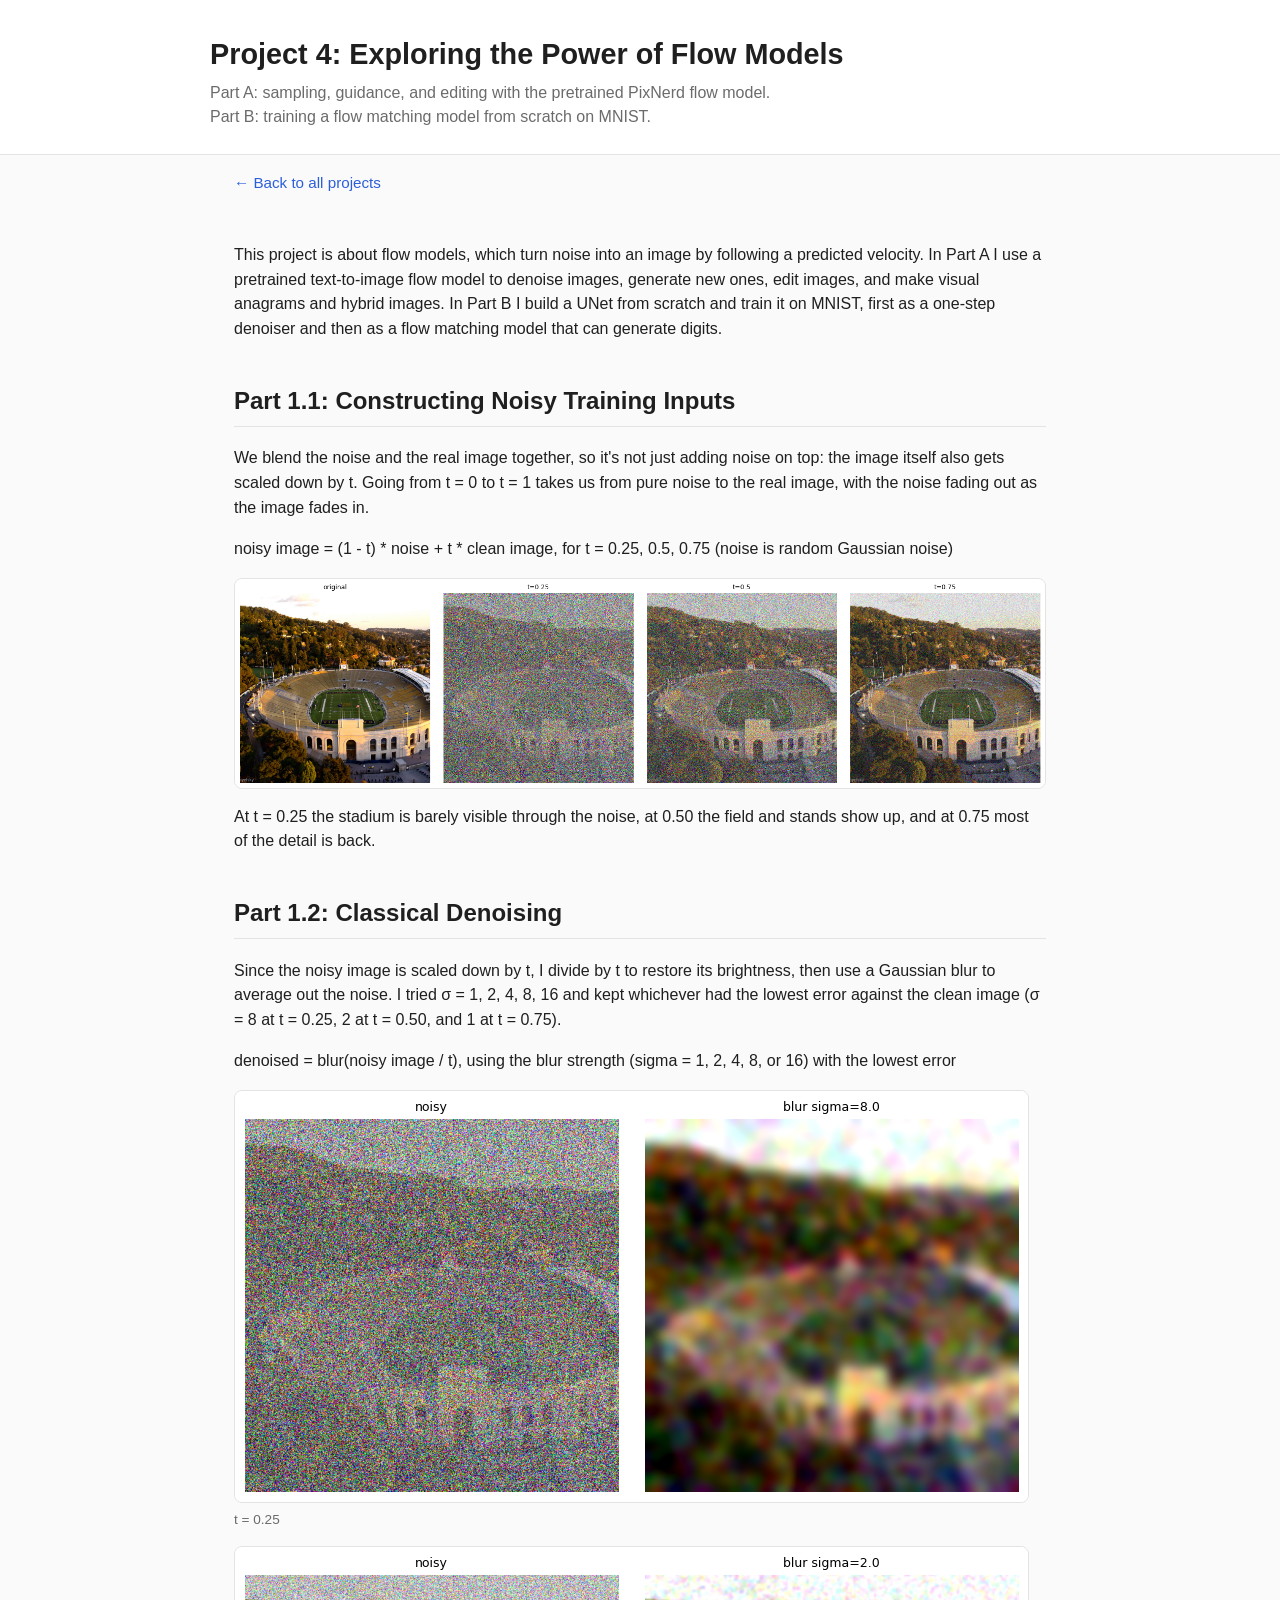
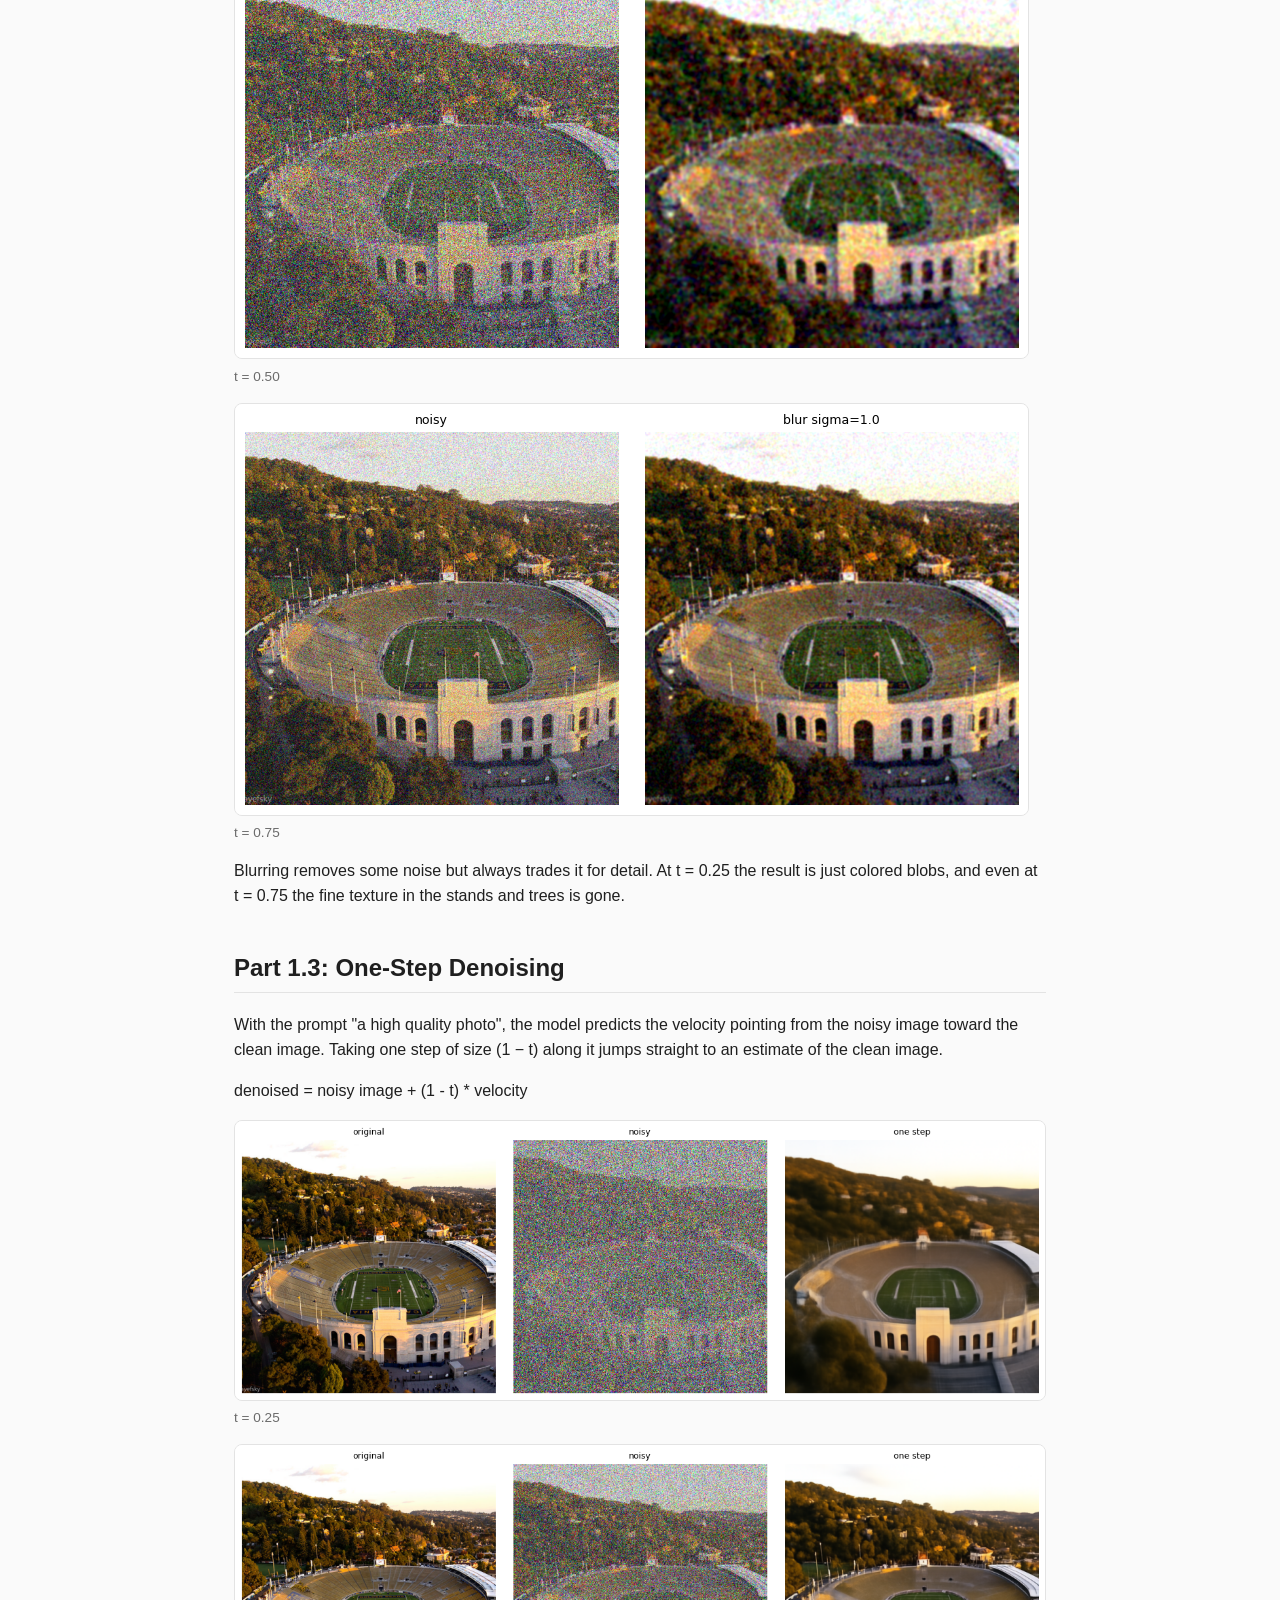
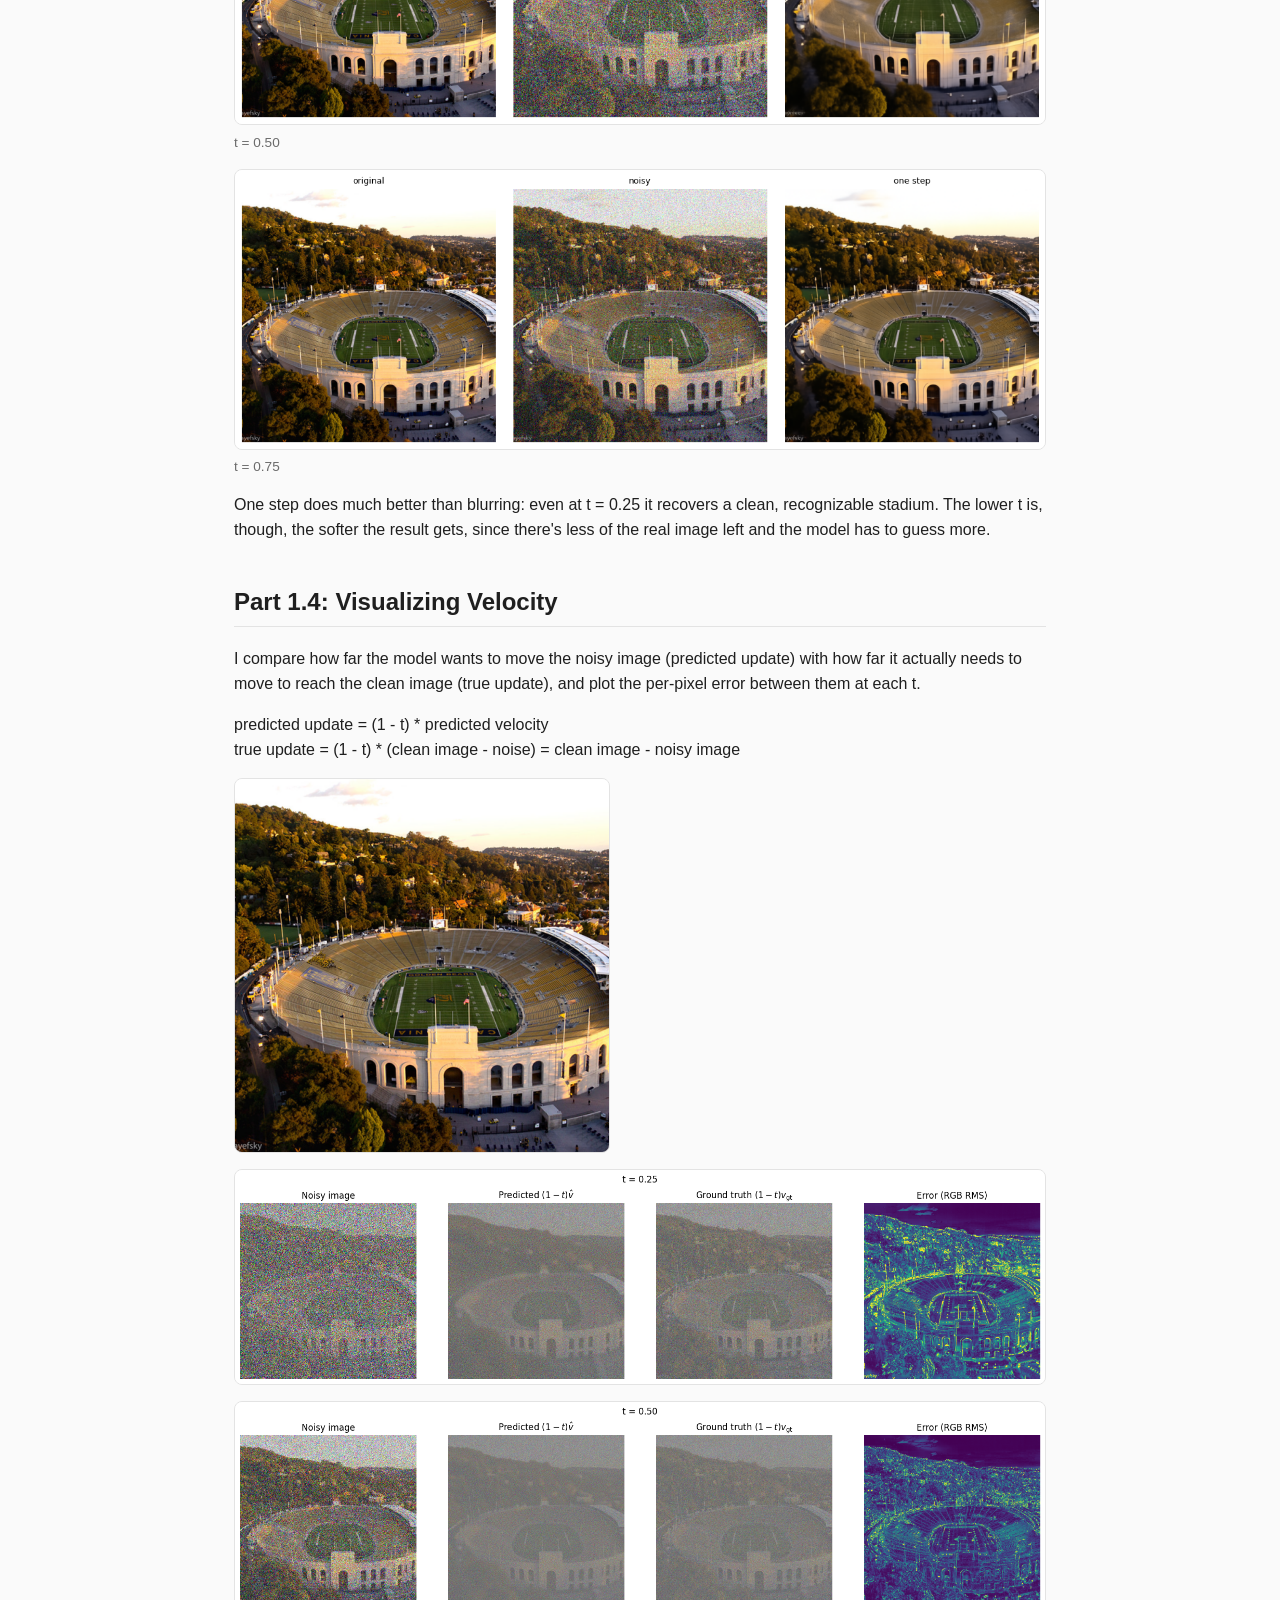
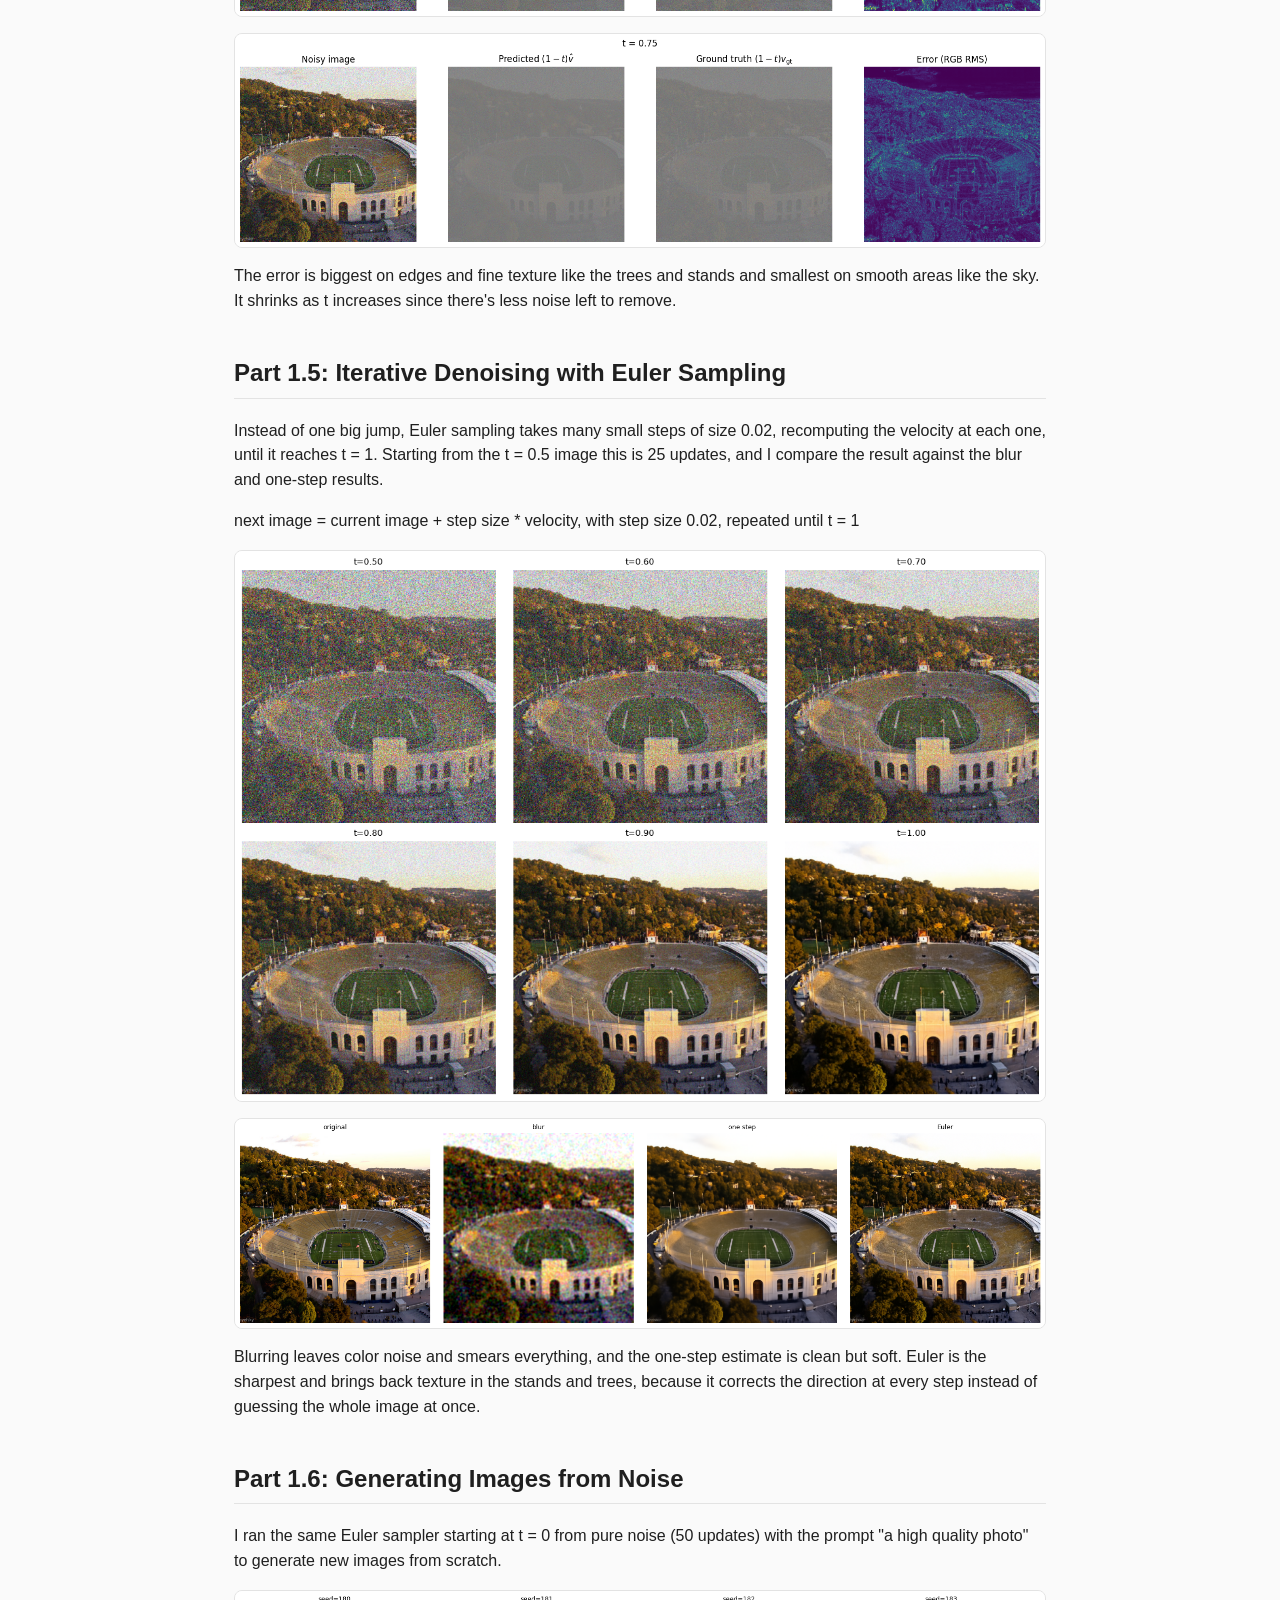
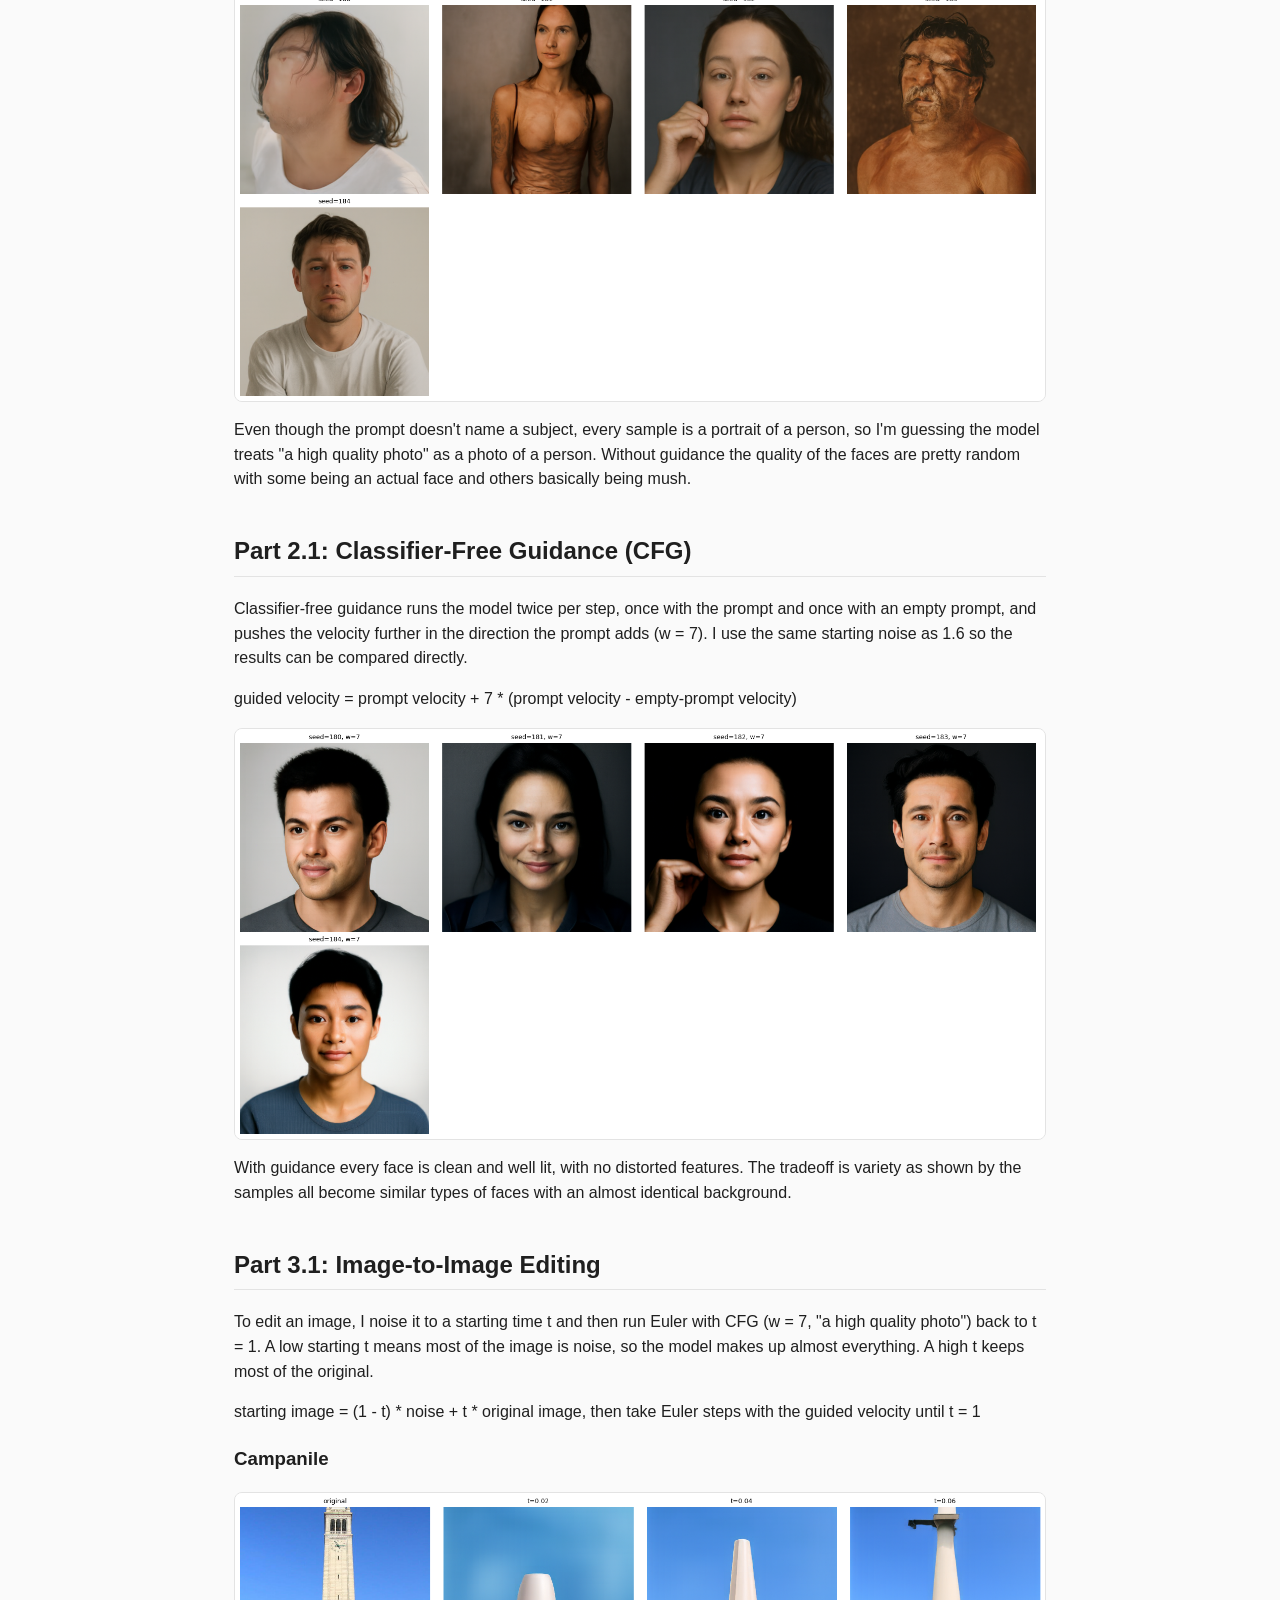
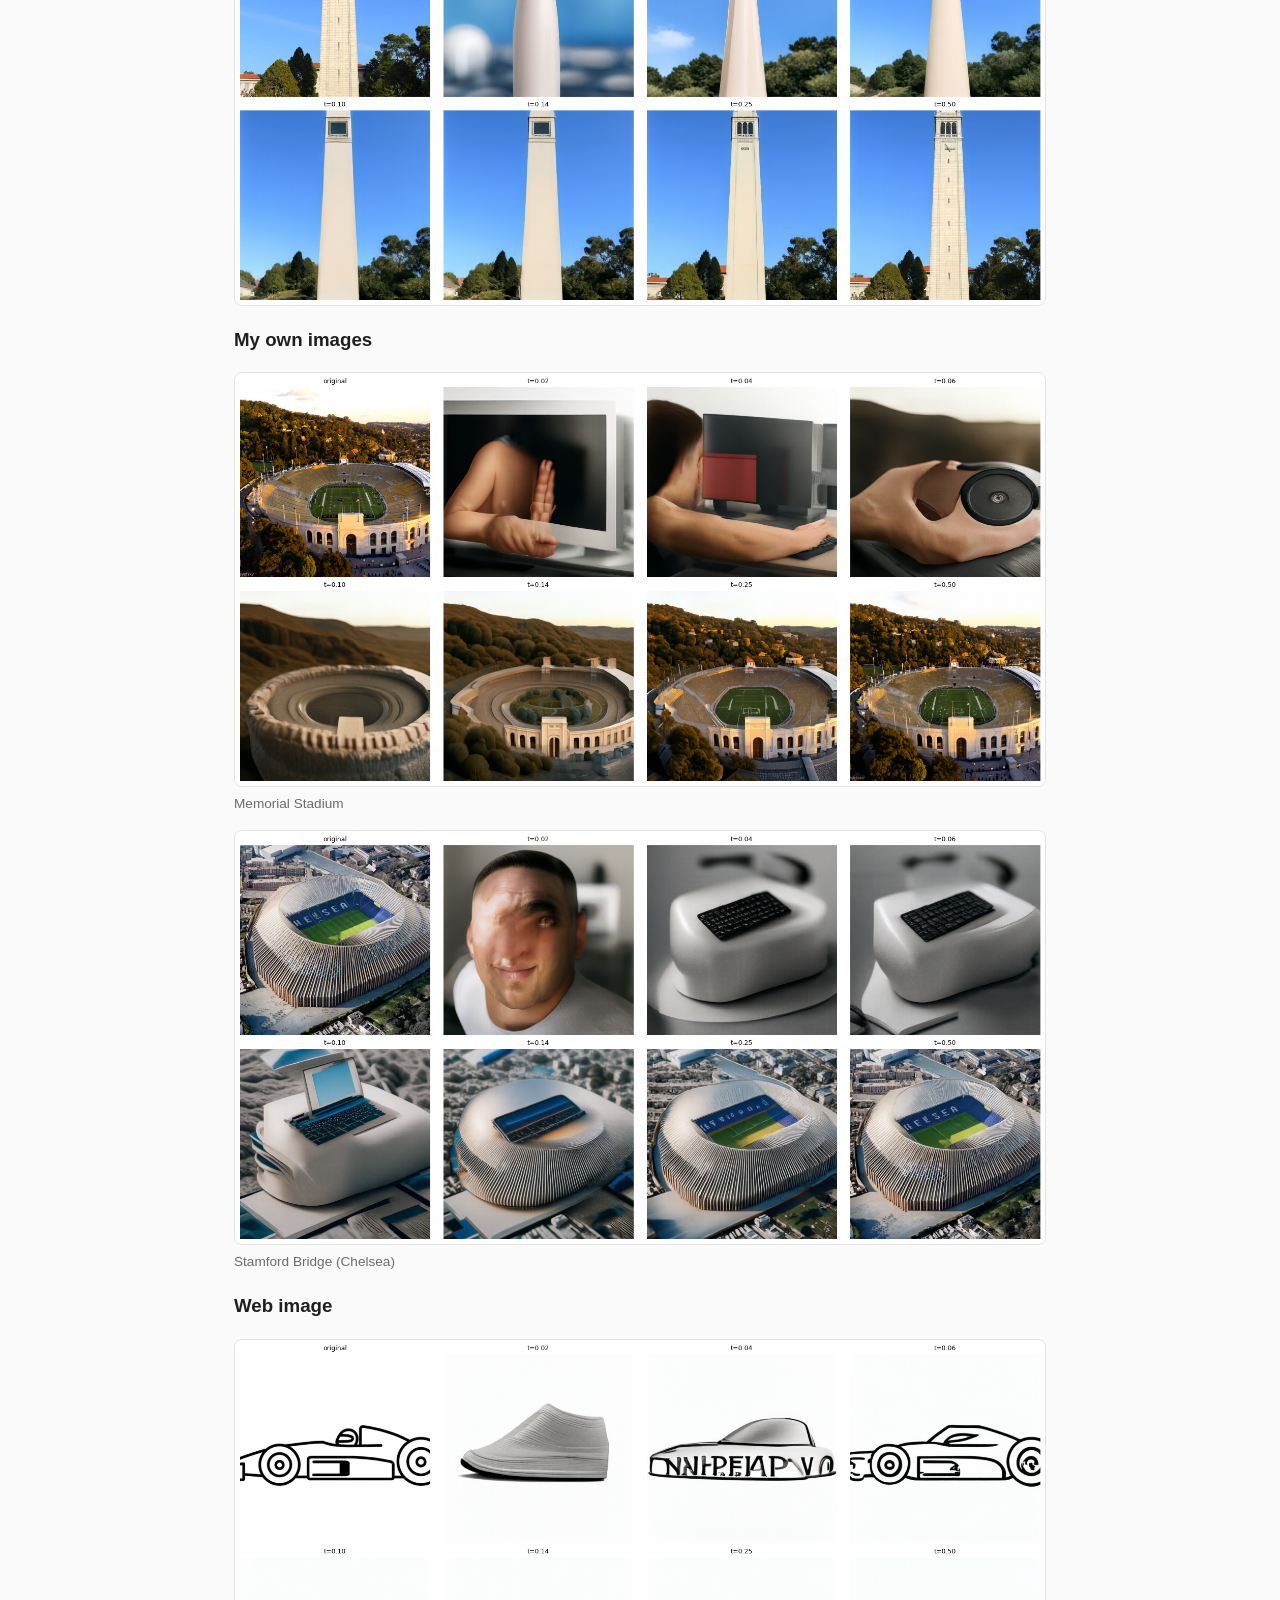
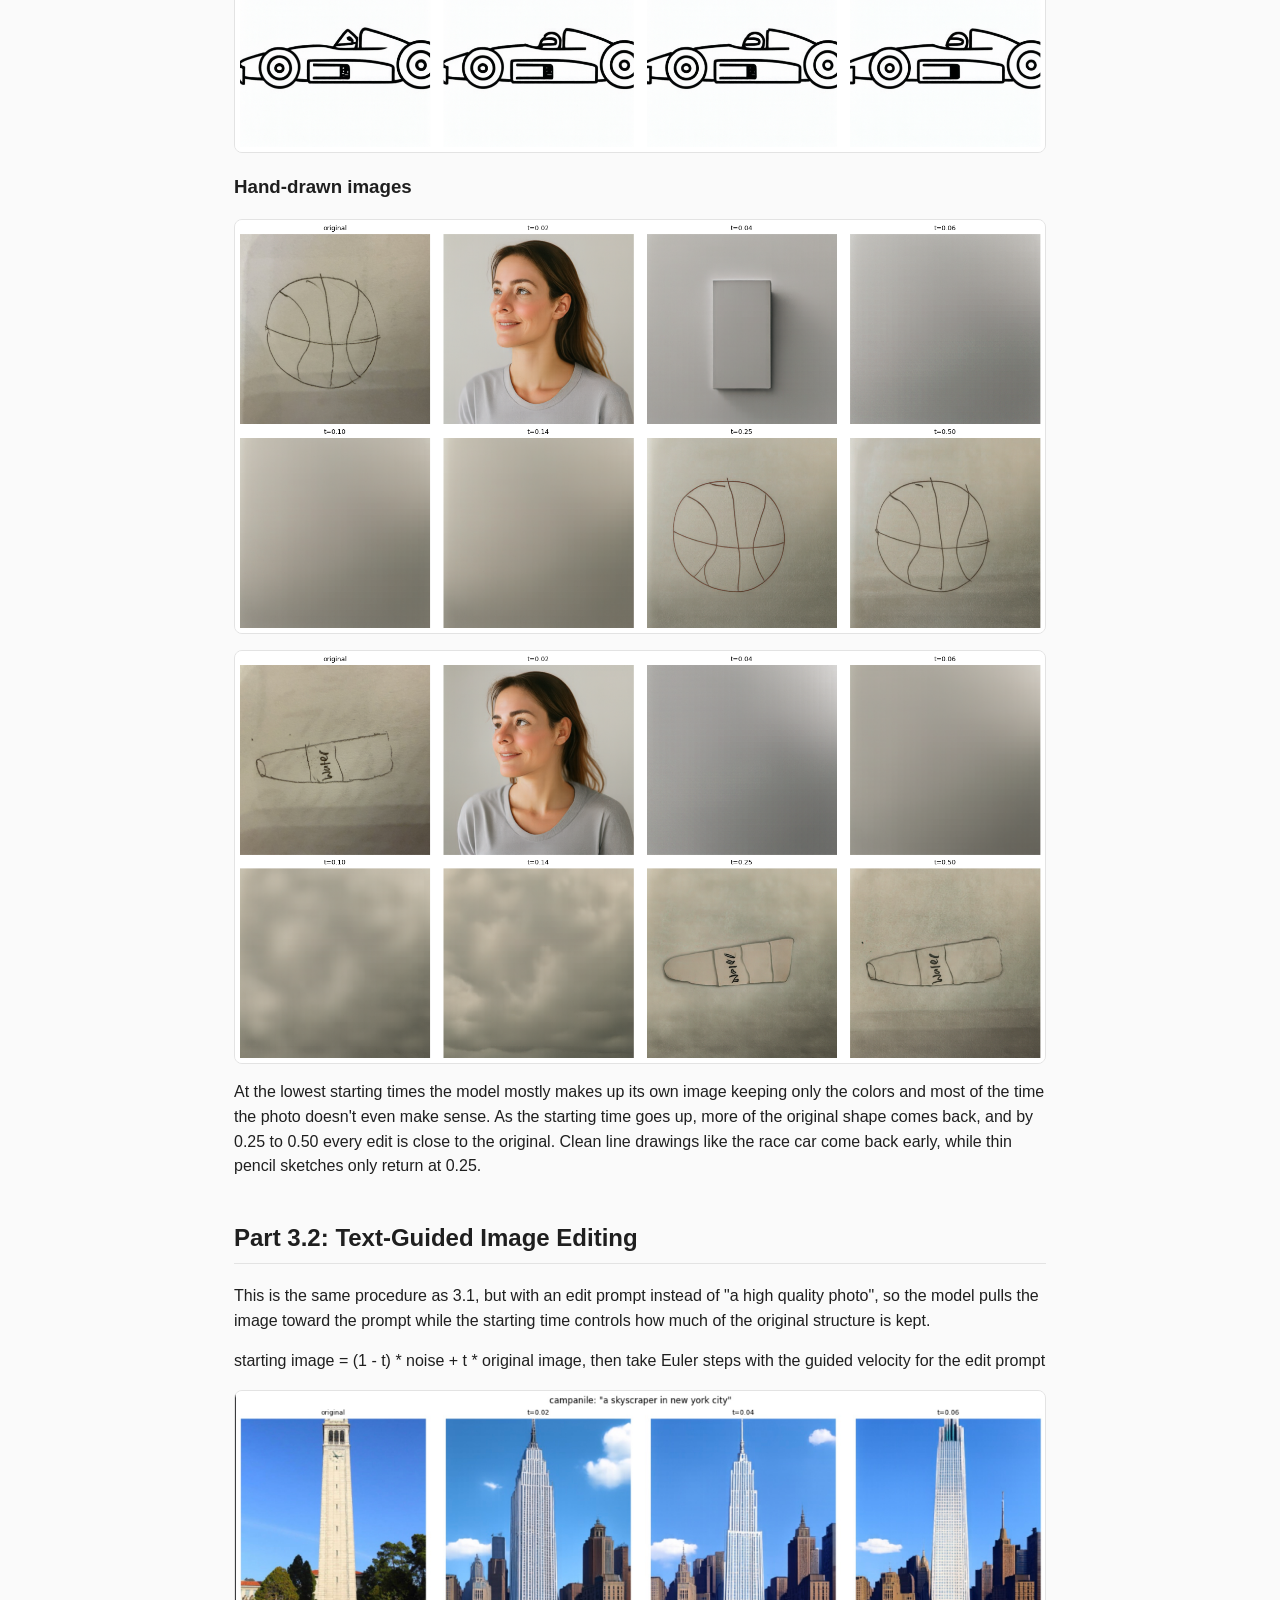
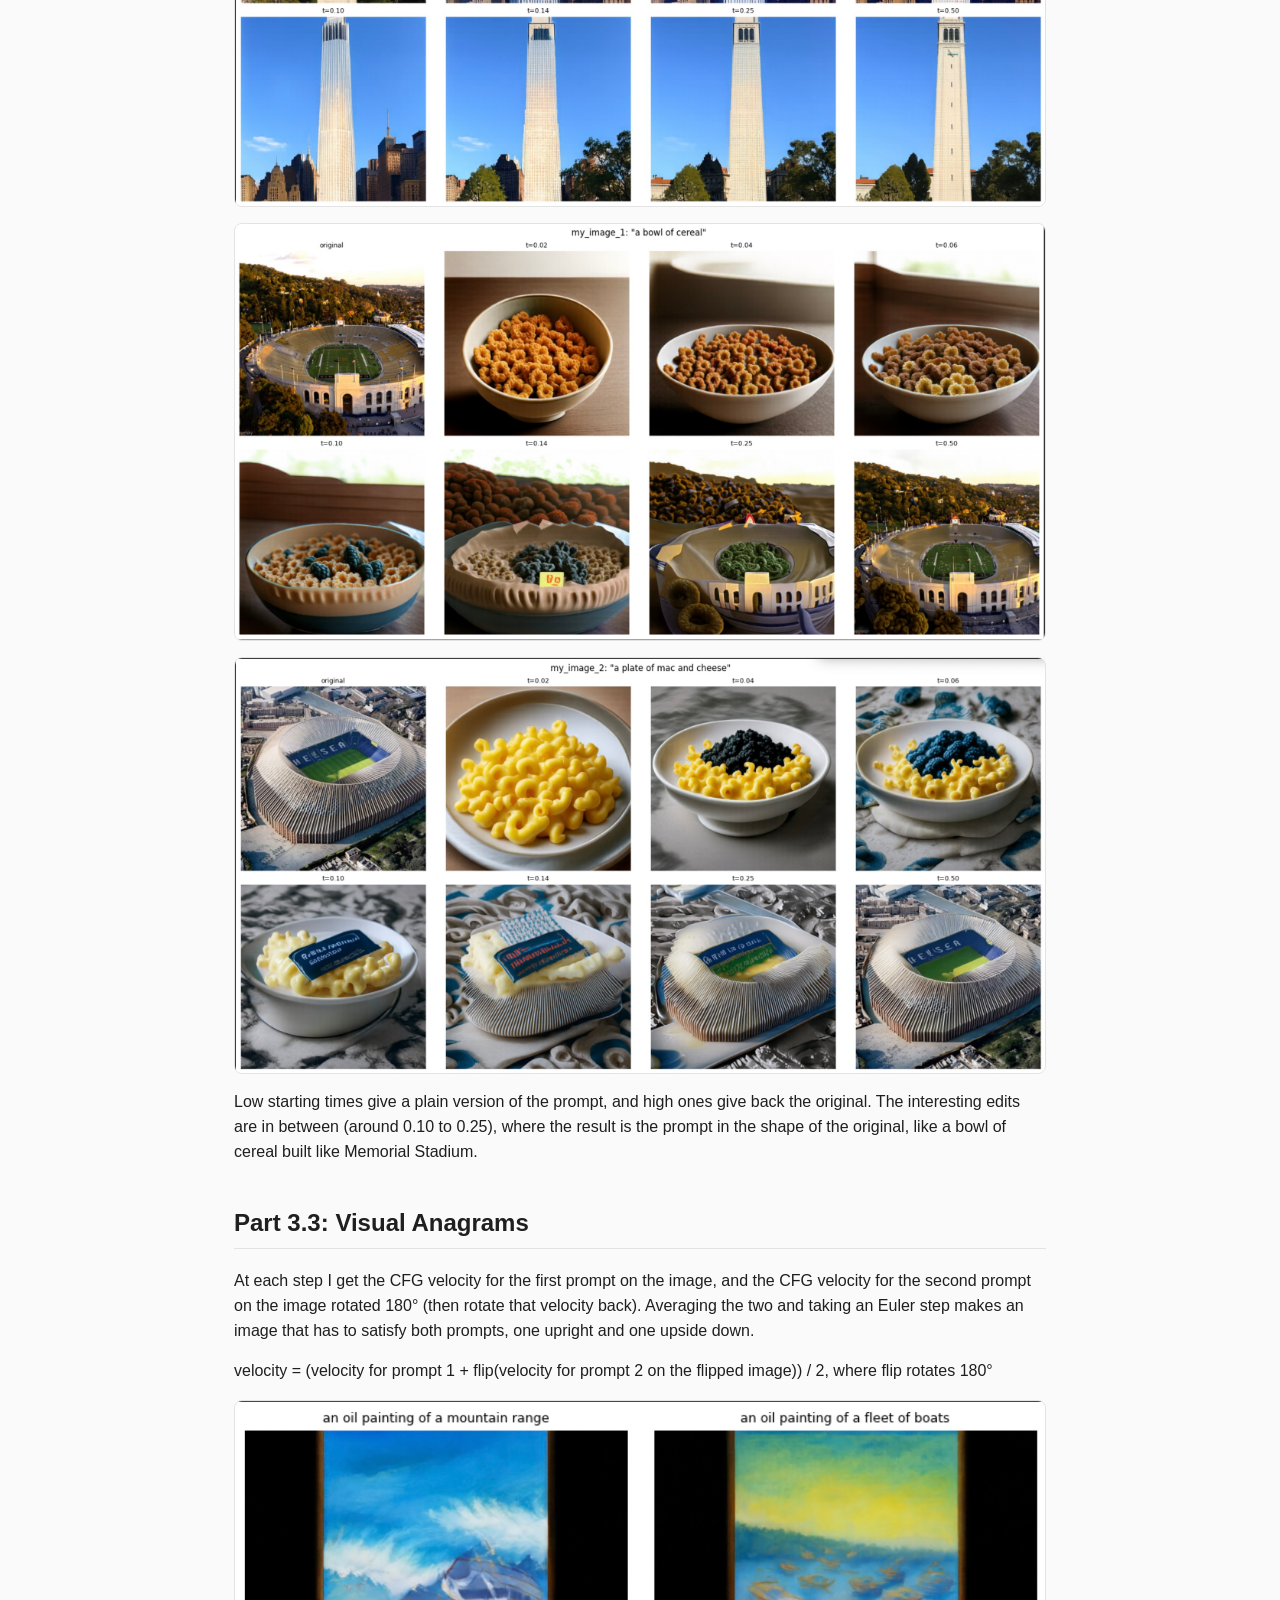
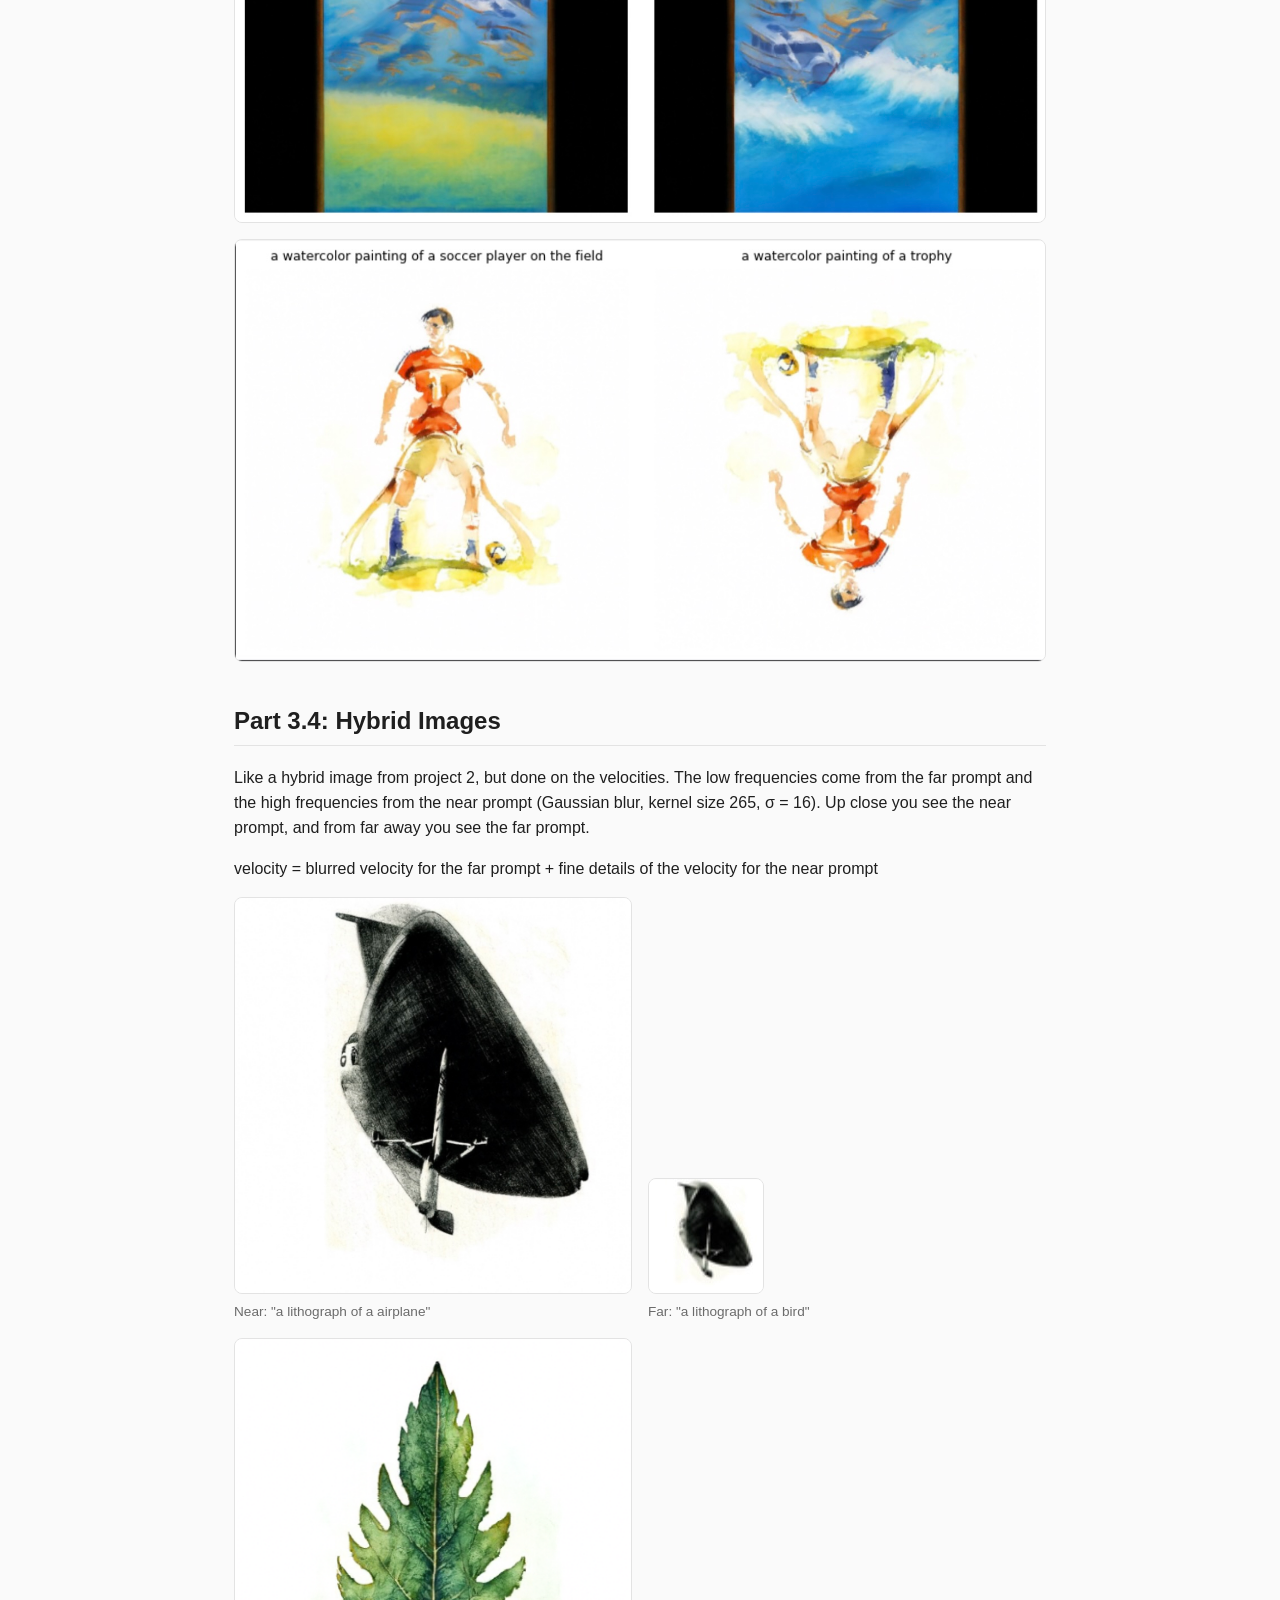
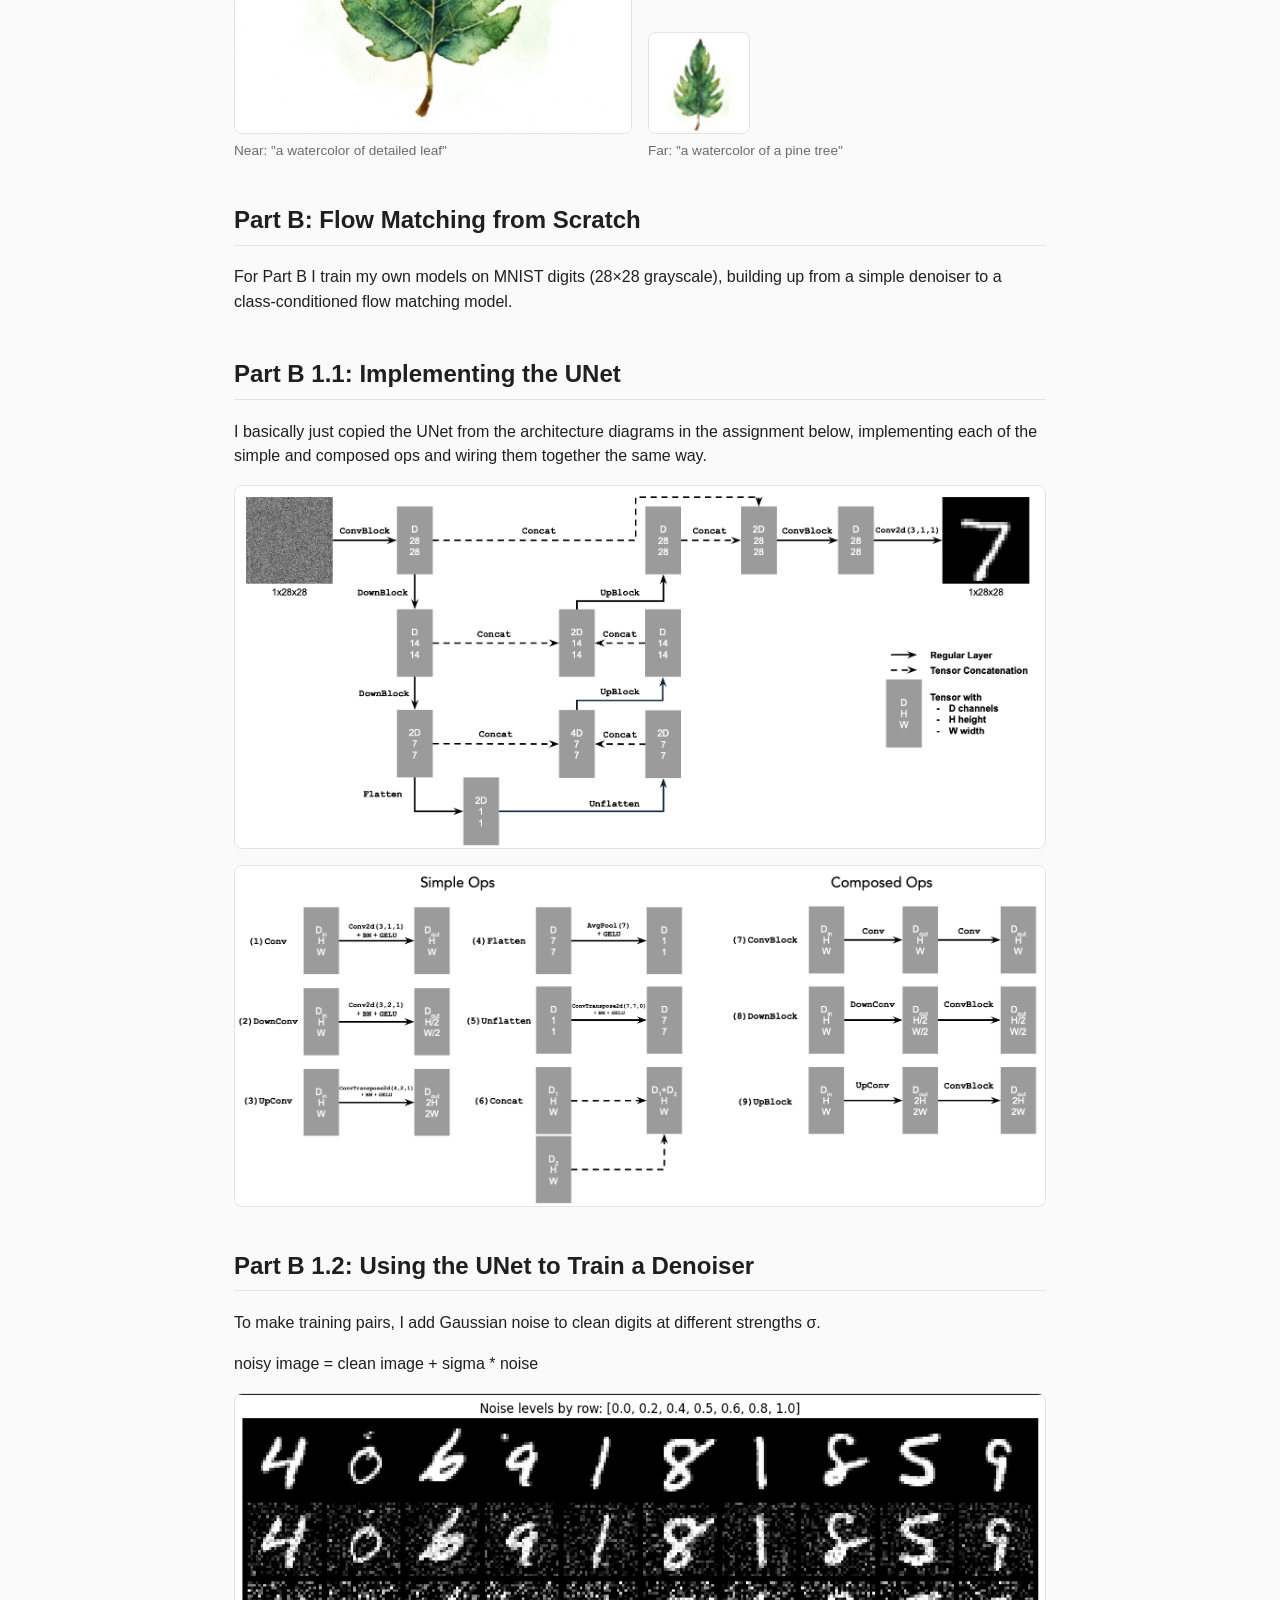
<file: projects/04-flow/index.html>
<!doctype html>
<html lang="en">
<head>
  <meta charset="UTF-8" />
  <meta name="viewport" content="width=device-width, initial-scale=1.0" />
  <title>Project 4: Exploring the Power of Flow Models</title>
  <link rel="stylesheet" href="../../style.css" />
  <style media="print">
    @page { margin: 1cm; }
    body { font-size: 8.5pt; line-height: 1.3; background: #fff; }
    header { padding: 0 0 0.3rem; }
    header h1 { font-size: 14pt; }
    nav.breadcrumb, footer { display: none; }
    main { max-width: none; padding: 0.4rem 0 0; }
    h2 { font-size: 12pt; margin: 0.9rem 0 0.4rem; padding-bottom: 0.15rem; }
    h3 { font-size: 10pt; margin: 0.6rem 0 0.25rem; }
    h2, h3 { break-after: avoid; }
    p { margin: 0.3rem 0; }
    pre { padding: 0.35rem 0.5rem; margin: 0.35rem 0; line-height: 1.2; white-space: pre-wrap; overflow-wrap: anywhere; }
    pre code { font-size: 6.5pt; }
    figcaption { font-size: 7pt; margin-top: 0.15rem; }
    figure { break-inside: avoid; }
    .photo-pair, .photo-grid { gap: 0.3rem 0.5rem; margin: 0.35rem 0; }
  </style>
</head>
<body>

  <header>
    <div class="wrap">
      <h1>Project 4: Exploring the Power of Flow Models</h1>
      <p>Part A: sampling, guidance, and editing with the pretrained PixNerd flow model.<br />
        Part B: training a flow matching model from scratch on MNIST.</p>
    </div>
  </header>

  <nav class="breadcrumb">
    <a href="../../index.html">&larr; Back to all projects</a>
  </nav>

  <main>
    <p>
      This project is about flow models, which turn noise into an image by following a predicted velocity. In Part A I use
      a pretrained text-to-image flow model to denoise images, generate new ones, edit images, and make visual anagrams and
      hybrid images. In Part B I build a UNet from scratch and train it on MNIST, first as a one-step denoiser and then as a
      flow matching model that can generate digits.
    </p>

    <h2>Part 1.1: Constructing Noisy Training Inputs</h2>
    <p>
      We blend the noise and the real image together, so it's not just adding noise on top: the image itself also gets
      scaled down by t. Going from t = 0 to t = 1 takes us from pure noise to the real image, with the noise fading out as
      the image fades in.
    </p>
    <p>noisy image = (1 - t) * noise + t * clean image, for t = 0.25, 0.5, 0.75 (noise is random Gaussian noise)</p>
    <figure>
      <img src="images/partA_1.1_noisy_stadium.png" alt="Memorial Stadium and noisy versions at t = 0.25, 0.50, and 0.75" />
    </figure>
    <p>
      At t = 0.25 the stadium is barely visible through the noise, at 0.50 the field and stands show up, and at 0.75 most of
      the detail is back.
    </p>

    <h2>Part 1.2: Classical Denoising</h2>
    <p>
      Since the noisy image is scaled down by t, I divide by t to restore its brightness, then use a Gaussian blur to average
      out the noise. I tried &sigma; = 1, 2, 4, 8, 16 and kept whichever had the lowest error against the clean image
      (&sigma; = 8 at t = 0.25, 2 at t = 0.50, and 1 at t = 0.75).
    </p>
    <p>denoised = blur(noisy image / t), using the blur strength (sigma = 1, 2, 4, 8, or 16) with the lowest error</p>
    <figure>
      <img src="images/partA_1.2_gaussian_blur_t025.png" alt="Noisy input and Gaussian-denoised result at t = 0.25" />
      <figcaption>t = 0.25</figcaption>
    </figure>
    <figure>
      <img src="images/partA_1.2_gaussian_blur_t050.png" alt="Noisy input and Gaussian-denoised result at t = 0.50" />
      <figcaption>t = 0.50</figcaption>
    </figure>
    <figure>
      <img src="images/partA_1.2_gaussian_blur_t075.png" alt="Noisy input and Gaussian-denoised result at t = 0.75" />
      <figcaption>t = 0.75</figcaption>
    </figure>
    <p>
      Blurring removes some noise but always trades it for detail. At t = 0.25 the result is just colored blobs, and even at
      t = 0.75 the fine texture in the stands and trees is gone.
    </p>

    <h2>Part 1.3: One-Step Denoising</h2>
    <p>
      With the prompt "a high quality photo", the model predicts the velocity pointing from the noisy image toward the clean
      image. Taking one step of size (1 &minus; t) along it jumps straight to an estimate of the clean image.
    </p>
    <p>denoised = noisy image + (1 - t) * velocity</p>
    <figure>
      <img src="images/partA_1.3_one_step_t025.png" alt="Original, noisy input, and one-step estimate at t = 0.25" />
      <figcaption>t = 0.25</figcaption>
    </figure>
    <figure>
      <img src="images/partA_1.3_one_step_t050.png" alt="Original, noisy input, and one-step estimate at t = 0.50" />
      <figcaption>t = 0.50</figcaption>
    </figure>
    <figure>
      <img src="images/partA_1.3_one_step_t075.png" alt="Original, noisy input, and one-step estimate at t = 0.75" />
      <figcaption>t = 0.75</figcaption>
    </figure>
    <p>
      One step does much better than blurring: even at t = 0.25 it recovers a clean, recognizable stadium. The lower t is,
      though, the softer the result gets, since there's less of the real image left and the model has to guess more.
    </p>

    <h2>Part 1.4: Visualizing Velocity</h2>
    <p>
      I compare how far the model wants to move the noisy image (predicted update) with how far it actually needs to move
      to reach the clean image (true update), and plot the per-pixel error between them at each t.
    </p>
    <p>
      predicted update = (1 - t) * predicted velocity<br />
      true update = (1 - t) * (clean image - noise) = clean image - noisy image
    </p>
    <figure>
      <img src="images/partA_1.4_original.png" style="width: auto;" alt="Original Memorial Stadium photo" />
    </figure>
    <figure>
      <img src="images/partA_1.4_velocity_t025.png" alt="Noisy image, predicted update, ground-truth update, and error heatmap at t = 0.25" />
    </figure>
    <figure>
      <img src="images/partA_1.4_velocity_t050.png" alt="Noisy image, predicted update, ground-truth update, and error heatmap at t = 0.50" />
    </figure>
    <figure>
      <img src="images/partA_1.4_velocity_t075.png" alt="Noisy image, predicted update, ground-truth update, and error heatmap at t = 0.75" />
    </figure>
    <p>
      The error is biggest on edges and fine texture like the trees and stands and smallest on smooth areas like the sky. It
      shrinks as t increases since there's less noise left to remove.
    </p>

    <h2>Part 1.5: Iterative Denoising with Euler Sampling</h2>
    <p>
      Instead of one big jump, Euler sampling takes many small steps of size 0.02, recomputing the velocity at each one, until
      it reaches t = 1. Starting from the t = 0.5 image this is 25 updates, and I compare the result against the blur and
      one-step results.
    </p>
    <p>next image = current image + step size * velocity, with step size 0.02, repeated until t = 1</p>
    <figure>
      <img src="images/partA_1.5_euler_steps.png" alt="Euler denoising trajectory from t = 0.50 to t = 1.00" />
    </figure>
    <figure>
      <img src="images/partA_1.5_compare_methods.png" alt="Original, Gaussian blur, one-step estimate, and Euler denoising compared" />
    </figure>
    <p>
      Blurring leaves color noise and smears everything, and the one-step estimate is clean but soft. Euler is the sharpest
      and brings back texture in the stands and trees, because it corrects the direction at every step instead of guessing
      the whole image at once.
    </p>

    <h2>Part 1.6: Generating Images from Noise</h2>
    <p>
      I ran the same Euler sampler starting at t = 0 from pure noise (50 updates) with the prompt "a high quality photo" to
      generate new images from scratch.
    </p>
    <figure>
      <img src="images/partA_1.6_generated_from_noise.png" alt="Images sampled from pure noise with the prompt a high quality photo" />
    </figure>
    <p>
      Even though the prompt doesn't name a subject, every sample is a portrait of a person, so I'm guessing the model treats
      "a high quality photo" as a photo of a person. Without guidance the quality of the faces are pretty random with some being an
      actual face and others basically being mush.
    </p>

    <h2>Part 2.1: Classifier-Free Guidance (CFG)</h2>
    <p>
      Classifier-free guidance runs the model twice per step, once with the prompt and once with an empty prompt, and pushes
      the velocity further in the direction the prompt adds (w = 7). I use the same starting noise as 1.6 so the results can
      be compared directly.
    </p>
    <p>guided velocity = prompt velocity + 7 * (prompt velocity - empty-prompt velocity)</p>
    <figure>
      <img src="images/partA_2.1_cfg_generated.png" alt="CFG samples with guidance w = 7 using the same initial noise as Part 1.6" />
    </figure>
    <p>
      With guidance every face is clean and well lit, with no distorted features. The tradeoff is variety as shown by the samples all
      become similar types of faces with an almost identical background.
    </p>

    <h2>Part 3.1: Image-to-Image Editing</h2>
    <p>
      To edit an image, I noise it to a starting time t and then run Euler with CFG (w = 7, "a high quality photo") back to
      t = 1. A low starting t means most of the image is noise, so the model makes up almost everything. A high t keeps most
      of the original.
    </p>
    <p>starting image = (1 - t) * noise + t * original image, then take Euler steps with the guided velocity until t = 1</p>

    <h3>Campanile</h3>
    <figure>
      <img src="images/partA_3.1_edit_campanile.png" alt="Campanile edits at starting times 0.02 through 0.50" />
    </figure>

    <h3>My own images</h3>
    <figure>
      <img src="images/partA_3.1_edit_memorial_stadium.png" alt="California Memorial Stadium edits at starting times 0.02 through 0.50" />
      <figcaption>Memorial Stadium</figcaption>
    </figure>
    <figure>
      <img src="images/partA_3.1_edit_chelsea_stadium.png" alt="Chelsea stadium edits at starting times 0.02 through 0.50" />
      <figcaption>Stamford Bridge (Chelsea)</figcaption>
    </figure>

    <h3>Web image</h3>
    <figure>
      <img src="images/partA_3.1_edit_race_car_drawing.png" alt="Race car line drawing from the web, edited at starting times 0.02 through 0.50" />
    </figure>

    <h3>Hand-drawn images</h3>
    <figure>
      <img src="images/partA_3.1_edit_my_basketball_drawing.png" alt="Hand-drawn basketball edited at starting times 0.02 through 0.50" />
    </figure>
    <figure>
      <img src="images/partA_3.1_edit_my_water_bottle_drawing.png" alt="Hand-drawn water bottle edited at starting times 0.02 through 0.50" />
    </figure>
    <p>
      At the lowest starting times the model mostly makes up its own image keeping only the colors and most of the time the photo
      doesn't even make sense. As the starting time goes up, more of the original shape comes back, and by 0.25 to 0.50 every edit is close to the
      original. Clean line drawings like the race car come back early, while thin pencil sketches only return at 0.25.
    </p>

    <h2>Part 3.2: Text-Guided Image Editing</h2>
    <p>
      This is the same procedure as 3.1, but with an edit prompt instead of "a high quality photo", so the model pulls the
      image toward the prompt while the starting time controls how much of the original structure is kept.
    </p>
    <p>starting image = (1 - t) * noise + t * original image, then take Euler steps with the guided velocity for the edit prompt</p>
    <figure>
      <img src="images/partA_3.2_campanile_to_skyscraper.jpg" alt="Campanile edited toward a New York skyscraper at starting times 0.02 through 0.50" />
    </figure>
    <figure>
      <img src="images/partA_3.2_stadium_to_cereal.jpg" alt="Memorial Stadium edited toward a bowl of cereal at starting times 0.02 through 0.50" />
    </figure>
    <figure>
      <img src="images/partA_3.2_chelsea_to_mac_and_cheese.jpg" alt="Chelsea stadium edited toward a plate of mac and cheese at starting times 0.02 through 0.50" />
    </figure>
    <p>
      Low starting times give a plain version of the prompt, and high ones give back the original. The interesting edits are
      in between (around 0.10 to 0.25), where the result is the prompt in the shape of the original, like a bowl of cereal
      built like Memorial Stadium.
    </p>

    <h2>Part 3.3: Visual Anagrams</h2>
    <p>
      At each step I get the CFG velocity for the first prompt on the image, and the CFG velocity for the second prompt on
      the image rotated 180&deg; (then rotate that velocity back). Averaging the two and taking an Euler step makes an image that has to
      satisfy both prompts, one upright and one upside down.
    </p>
    <p>velocity = (velocity for prompt 1 + flip(velocity for prompt 2 on the flipped image)) / 2, where flip rotates 180&deg;</p>
    <figure>
      <img src="images/partA_3.3_anagram_mountains_boats.jpg" alt="Visual anagram: mountain range upright, fleet of boats when rotated 180 degrees" />
    </figure>
    <figure>
      <img src="images/partA_3.3_anagram_soccer_player_trophy.jpg" alt="Visual anagram: soccer player upright, trophy when rotated 180 degrees" />
    </figure>

    <h2>Part 3.4: Hybrid Images</h2>
    <p>
      Like a hybrid image from project 2, but done on the velocities. The low frequencies come from the far prompt and the high
      frequencies from the near prompt (Gaussian blur, kernel size 265, &sigma; = 16). Up close you see the near prompt, and
      from far away you see the far prompt.
    </p>
    <p>velocity = blurred velocity for the far prompt + fine details of the velocity for the near prompt</p>
    <div class="photo-grid">
      <figure>
        <img src="images/partA_3.4_hybrid_airplane_bird_big.jpg" alt="Bird and airplane hybrid at full size, with a small airplane flying down through the middle" />
        <figcaption>Near: "a lithograph of a airplane"</figcaption>
      </figure>
      <figure>
        <img src="images/partA_3.4_hybrid_airplane_bird_small.jpg" style="width: auto;" alt="Bird and airplane hybrid shown small, where the dark shape reads as a bird" />
        <figcaption>Far: "a lithograph of a bird"</figcaption>
      </figure>
    </div>
    <div class="photo-grid">
      <figure>
        <img src="images/partA_3.4_hybrid_leaf_pinetree_big.png" alt="Leaf and pine tree hybrid at full size, showing a detailed leaf" />
        <figcaption>Near: "a watercolor of detailed leaf"</figcaption>
      </figure>
      <figure>
        <img src="images/partA_3.4_hybrid_leaf_pinetree_small.png" style="width: auto;" alt="Leaf and pine tree hybrid shown small, where it reads as a pine tree" />
        <figcaption>Far: "a watercolor of a pine tree"</figcaption>
      </figure>
    </div>

    <h2>Part B: Flow Matching from Scratch</h2>
    <p>
      For Part B I train my own models on MNIST digits (28&times;28 grayscale), building up from a simple denoiser to a
      class-conditioned flow matching model.
    </p>

    <h2>Part B 1.1: Implementing the UNet</h2>
    <p>
      I basically just copied the UNet from the architecture diagrams in the assignment below, implementing each of the
      simple and composed ops and wiring them together the same way.
    </p>
    <figure>
      <img src="images/partB_1.1_unet_diagram.png" alt="Unconditional UNet architecture diagram from the assignment" />
    </figure>
    <figure>
      <img src="images/partB_1.1_unet_ops.png" alt="Simple and composed UNet operations from the assignment" />
    </figure>

    <h2>Part B 1.2: Using the UNet to Train a Denoiser</h2>
    <p>
      To make training pairs, I add Gaussian noise to clean digits at different strengths &sigma;.
    </p>
    <p>noisy image = clean image + sigma * noise</p>
    <figure>
      <img src="images/partB_1.2_noise_levels.png" alt="MNIST test digits noised at sigma 0.0 through 1.0, one noise level per row" />
    </figure>
    <p>
      At low &sigma; the digits are easy to read, but as &sigma; grows the strokes blend into the background, and by &sigma; =
      1.0 most digits are hard to make out.
    </p>

    <h3>1.2.1: Training</h3>
    <p>
      I trained the denoiser (D = 128) for 5 epochs with Adam (lr = 1e-4, batch size 256) to turn a noisy digit back into the
      clean one, using &sigma; = 0.5 with fresh noise every batch.
    </p>
    <p>loss = (denoiser(clean image + 0.5 * noise) - clean image) ** 2, averaged over pixels</p>
    <figure>
      <img src="images/partB_1.2.1_denoiser_loss.png" alt="Training loss curve for the single-step denoiser" />
    </figure>
    <figure>
      <img src="images/partB_1.2.1_denoiser_epoch1.png" alt="Clean, noisy, and denoised test digits after epoch 1" />
    </figure>
    <figure>
      <img src="images/partB_1.2.1_denoiser_epoch5.png" alt="Clean, noisy, and denoised test digits after epoch 5" />
    </figure>
    <p>
      After one epoch the outputs are already readable but soft. By epoch 5 the strokes are sharper and closer to the clean
      digits.
    </p>

    <h3>1.2.2: Out-of-Distribution Testing</h3>
    <p>
      The denoiser was only trained at &sigma; = 0.5, so I test it on other noise levels to see how well it handles noise
      it hasn't seen.
    </p>
    <figure>
      <img src="images/partB_1.2.2_different_noise_levels.png" alt="Out-of-distribution test: clean digits, then noisy input and prediction pairs for each sigma" />
    </figure>
    <p>
      Up to &sigma; = 0.6 the outputs stay clean. At 0.8 they start to smear, and at 1.0 many digits fall apart, since the
      model never learned to remove that much noise.
    </p>

    <h3>1.2.3: Denoising Pure Noise</h3>
    <p>
      Here the input is pure noise with no digit in it. Every output is the same blurry blob that looks like a mix of 0, 8, and
      9, and it barely changes from epoch 1 to epoch 5. The noise says nothing about which digit to make, so the MSE loss is
      minimized by predicting the average of all training digits (their centroid), which is exactly this blob. That's also why
      the loss flattens out around 0.07 almost right away. The edges of the number are also more clearly defined than the center as a result
      of numbers like 3, 6, 8, 9, 0, 5 which all of the exterior boundaries making the average more clear around the borders.
    </p>
    <figure>
      <img src="images/partB_1.2.3_pure_noise_loss.png" alt="Training loss curve for denoising pure noise" />
    </figure>
    <figure>
      <img src="images/partB_1.2.3_pure_noise_epoch1.png" alt="Pure noise inputs and predictions after epoch 1" />
    </figure>
    <figure>
      <img src="images/partB_1.2.3_pure_noise_epoch5.png" alt="Pure noise inputs and predictions after epoch 5" />
    </figure>

    <h2>Part B 2.1: Adding Time Conditioning to the UNet</h2>
    <p>
      Flow matching mixes noise and a clean digit at a random time t, and trains the UNet to predict the velocity
      (clean digit &minus; noise) that moves from noise toward the digit. To tell the network what t is, I used the spec
      below to update my UNet from 1.1 with the conditioning: I added an FCBlock and used two of them to turn t into a
      per-channel scale that multiplies the Unflatten output and the first UpBlock output.
    </p>
    <p>
      noisy image = (1 - t) * noise + t * clean image<br />
      true velocity = clean image - noise<br />
      loss = (predicted velocity - true velocity) ** 2, averaged over pixels
    </p>
    <figure>
      <img src="images/partB_2.1_time_unet_diagram.png" alt="Time-conditioned UNet architecture diagram from the assignment" />
    </figure>
    <figure>
      <img src="images/partB_2.1_fcblock.png" alt="FCBlock diagram from the assignment" />
    </figure>

    <h2>Part B 2.2: Training the Time-Conditioned UNet</h2>
    <p>
      For each batch I sample fresh noise and a random t ~ U[0, 1] per image, and train on the loss above. I used D = 64, batch
      size 64, and Adam starting at lr = 1e-2 with an exponential decay (&gamma; = 0.1<sup>1/10</sup>) each epoch, for 10 epochs.
    </p>
    <figure>
      <img src="images/partB_2.2_time_loss.png" alt="Training loss curve for the time-conditioned UNet" />
    </figure>
    <p>
      The loss drops sharply in the first few hundred steps and then keeps improving slowly. It's predicting velocity rather
      than the clean image, so it isn't directly comparable to the loss in Part 1.
    </p>

    <h2>Part B 2.3: Sampling from the Time-Conditioned UNet</h2>
    <p>
      To sample, I start from pure noise at t = 0 and take 50 Euler steps along the predicted velocity.
    </p>
    <p>next image = current image + (1/50) * predicted velocity, starting from noise and repeated 50 times</p>
    <figure>
      <img src="images/partB_2.3_time_digits_epoch1.png" alt="Time-conditioned samples after epoch 1" />
    </figure>
    <figure>
      <img src="images/partB_2.3_time_digits_epoch5.png" alt="Time-conditioned samples after epoch 5" />
    </figure>
    <figure>
      <img src="images/partB_2.3_time_digits_epoch10.png" alt="Time-conditioned samples after epoch 10" />
    </figure>
    <p>
      At epoch 1 the samples are just squiggles, by epoch 5 recognizable digits appear, and by epoch 10 most are readable.
      Some still look malformed or like two digits merged, since the model doesn't know which digit it's making.
    </p>

    <h2>Part B 2.4: Adding Class Conditioning to the UNet</h2>
    <p>
      To also condition on the digit, the class becomes a one-hot vector c fed through two more FCBlocks. The class embedding
      scales the features and the time embedding shifts them. 10% of the time c is set to all zeros, so the same network also
      learns the unconditional velocity needed for classifier-free guidance.
    </p>
    <p>
      unflatten = class scale * unflatten + time shift<br />
      up1 = class scale * up1 + time shift
    </p>

    <h2>Part B 2.5: Training the Class-Conditioned UNet</h2>
    <p>
      Training is the same as 2.2 (D = 64, batch size 64, lr = 1e-2 with exponential decay, 10 epochs), except each batch also
      passes its labels, with the 10% class dropout.
    </p>
    <figure>
      <img src="images/partB_2.5_class_loss.png" alt="Training loss curve for the class-conditioned UNet with the learning rate scheduler" />
    </figure>
    <p>
      The loss follows a similar shape to the time-only model: a sharp drop early, then a slow decline for the rest of
      training.
    </p>

    <h2>Part B 2.6: Sampling from the Class-Conditioned UNet</h2>
    <p>
      Sampling uses 300 Euler steps with classifier-free guidance (&gamma; = 5), generating 4 of each digit.
    </p>
    <p>guided velocity = no-class velocity + 5 * (class velocity - no-class velocity)</p>
    <figure>
      <img src="images/partB_2.6_class_digits_epoch1.png" alt="Class-conditioned samples with scheduler after epoch 1, four of each digit" />
    </figure>
    <figure>
      <img src="images/partB_2.6_class_digits_epoch5.png" alt="Class-conditioned samples with scheduler after epoch 5, four of each digit" />
    </figure>
    <figure>
      <img src="images/partB_2.6_class_digits_epoch10.png" alt="Class-conditioned samples with scheduler after epoch 10, four of each digit" />
    </figure>
    <p>
      Knowing the class helps a lot: epoch 1 already gives mostly the right digits, and by epoch 5 they're clean. The
      time-only model was still making squiggles at that point.
    </p>

    <h3>Removing the learning rate scheduler</h3>
    <p>
      The scheduler starts at a high learning rate 0.02 for fast progress and decays it so training settles down at the end. Without it,
      keeping the learning rate the whole time would be too large to settle properly, so I used 0.001 instead, which is small
      enough to be stable but still fast. It ends up just as good: the digits are clean at epoch 1 (cleaner than with the
      scheduler), look about the same at epochs 5 and 10, and the loss ends at about the same value.
    </p>
    <figure>
      <img src="images/partB_2.6_class_loss_no_scheduler.png" alt="Training loss curve for the class-conditioned UNet without a scheduler" />
    </figure>
    <figure>
      <img src="images/partB_2.6_class_digits_no_scheduler_epoch1.png" alt="Class-conditioned samples without scheduler after epoch 1" />
    </figure>
    <figure>
      <img src="images/partB_2.6_class_digits_no_scheduler_epoch5.png" alt="Class-conditioned samples without scheduler after epoch 5" />
    </figure>
    <figure>
      <img src="images/partB_2.6_class_digits_no_scheduler_epoch10.png" alt="Class-conditioned samples without scheduler after epoch 10" />
    </figure>

  </main>

  <footer>
    <a href="../../index.html">&larr; Back to all projects</a>
  </footer>

</body>
</html>
</file>
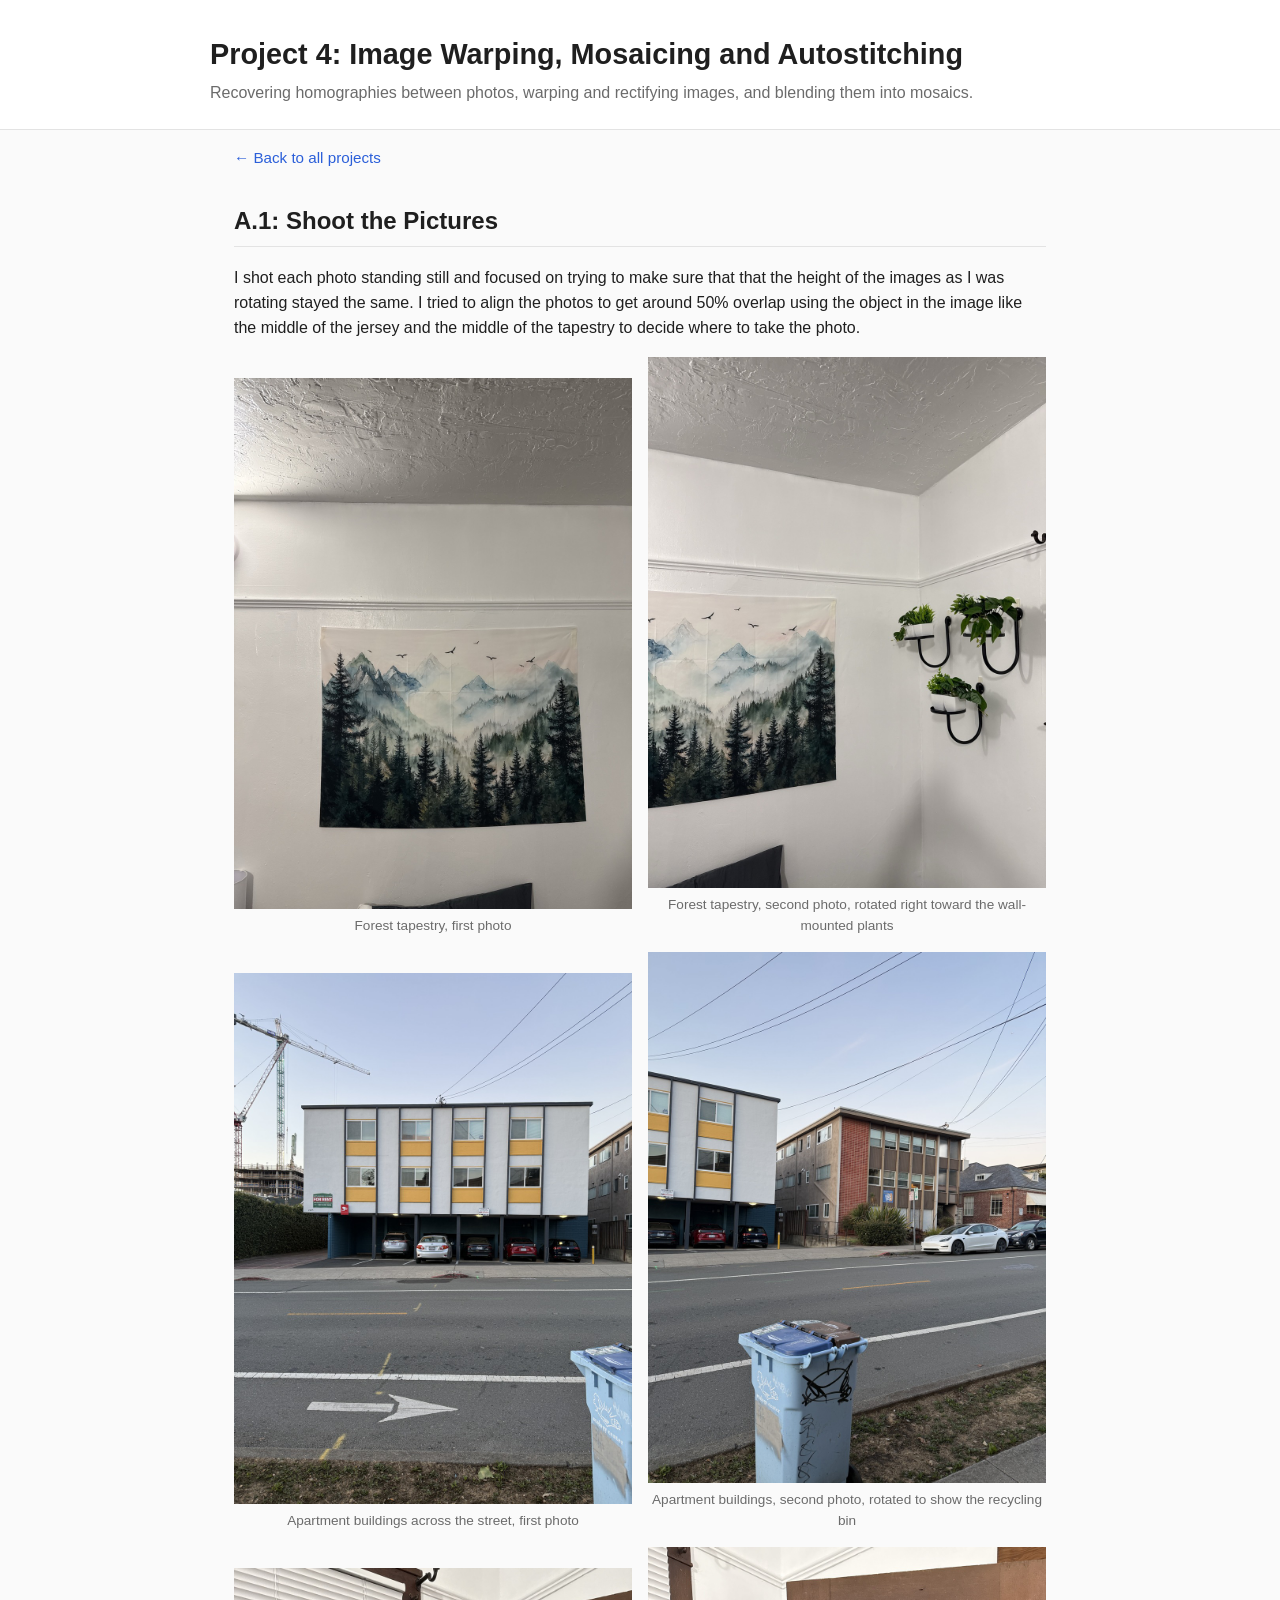
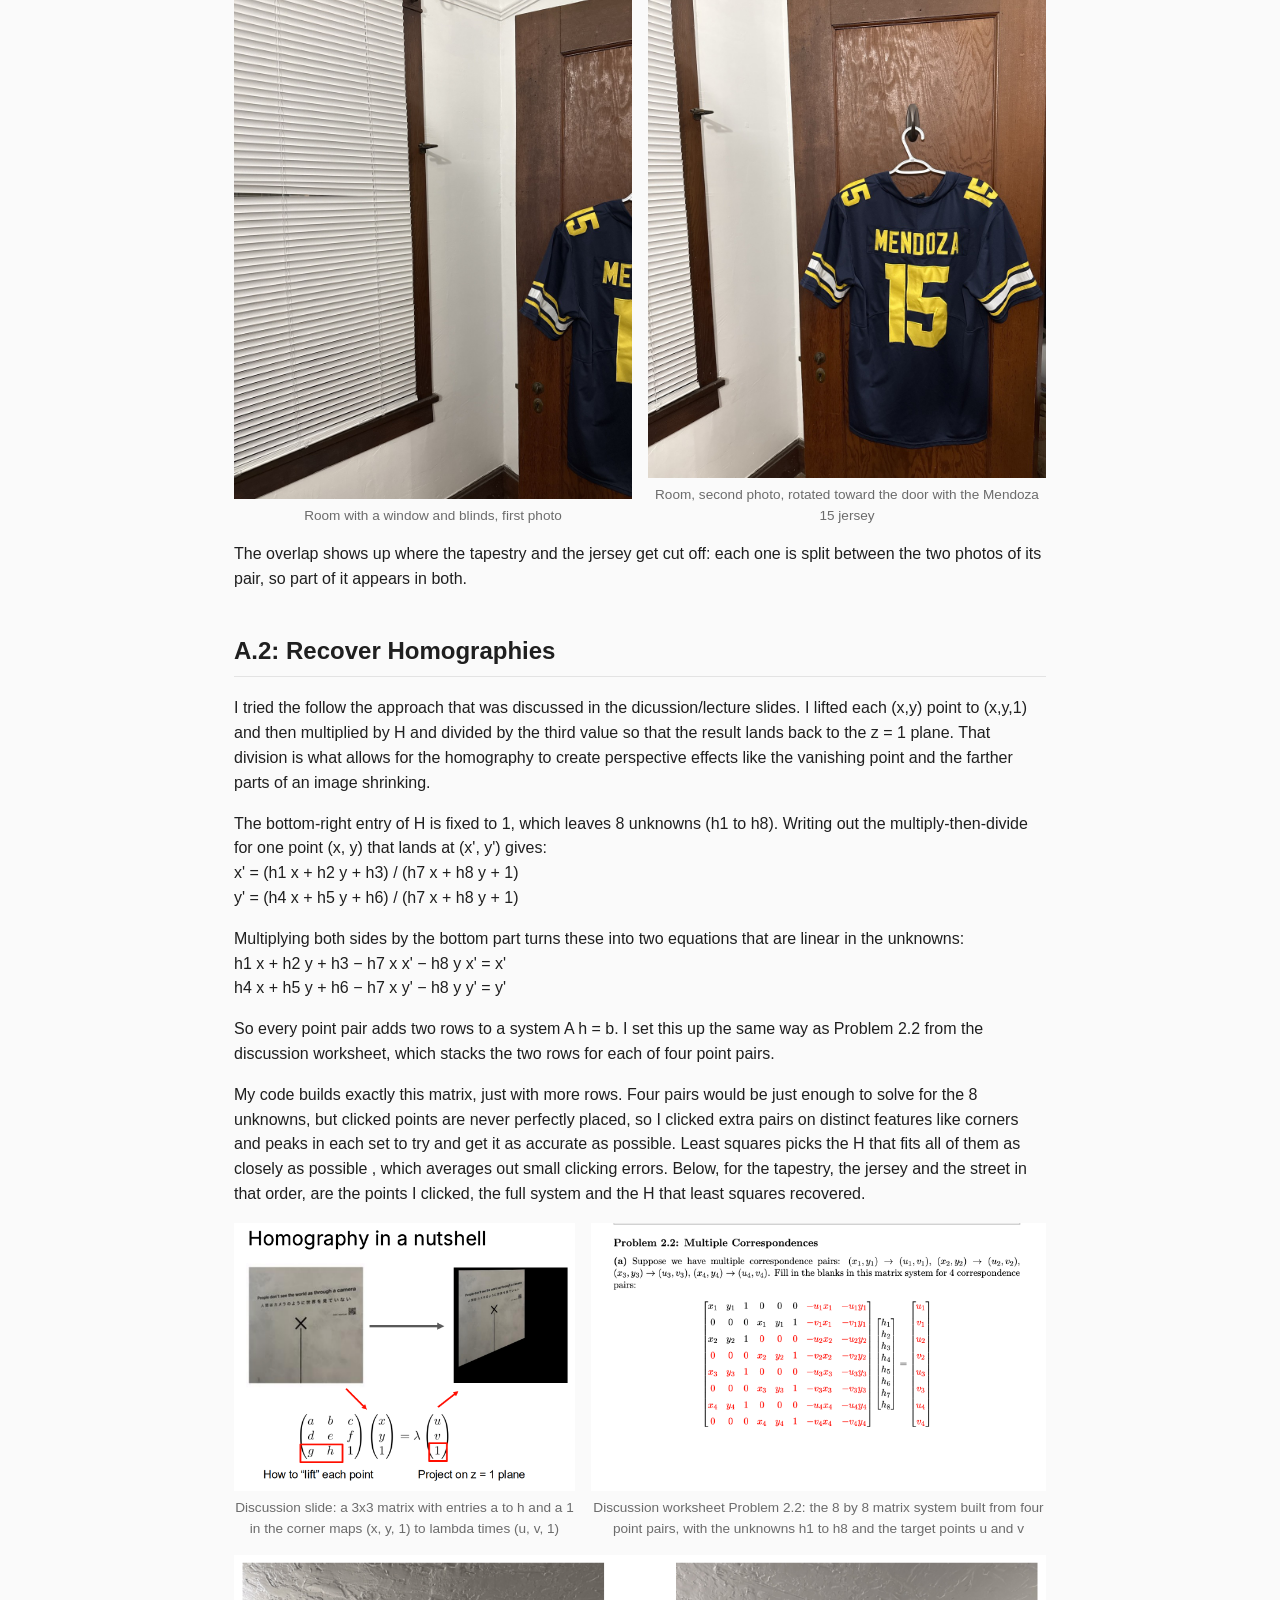
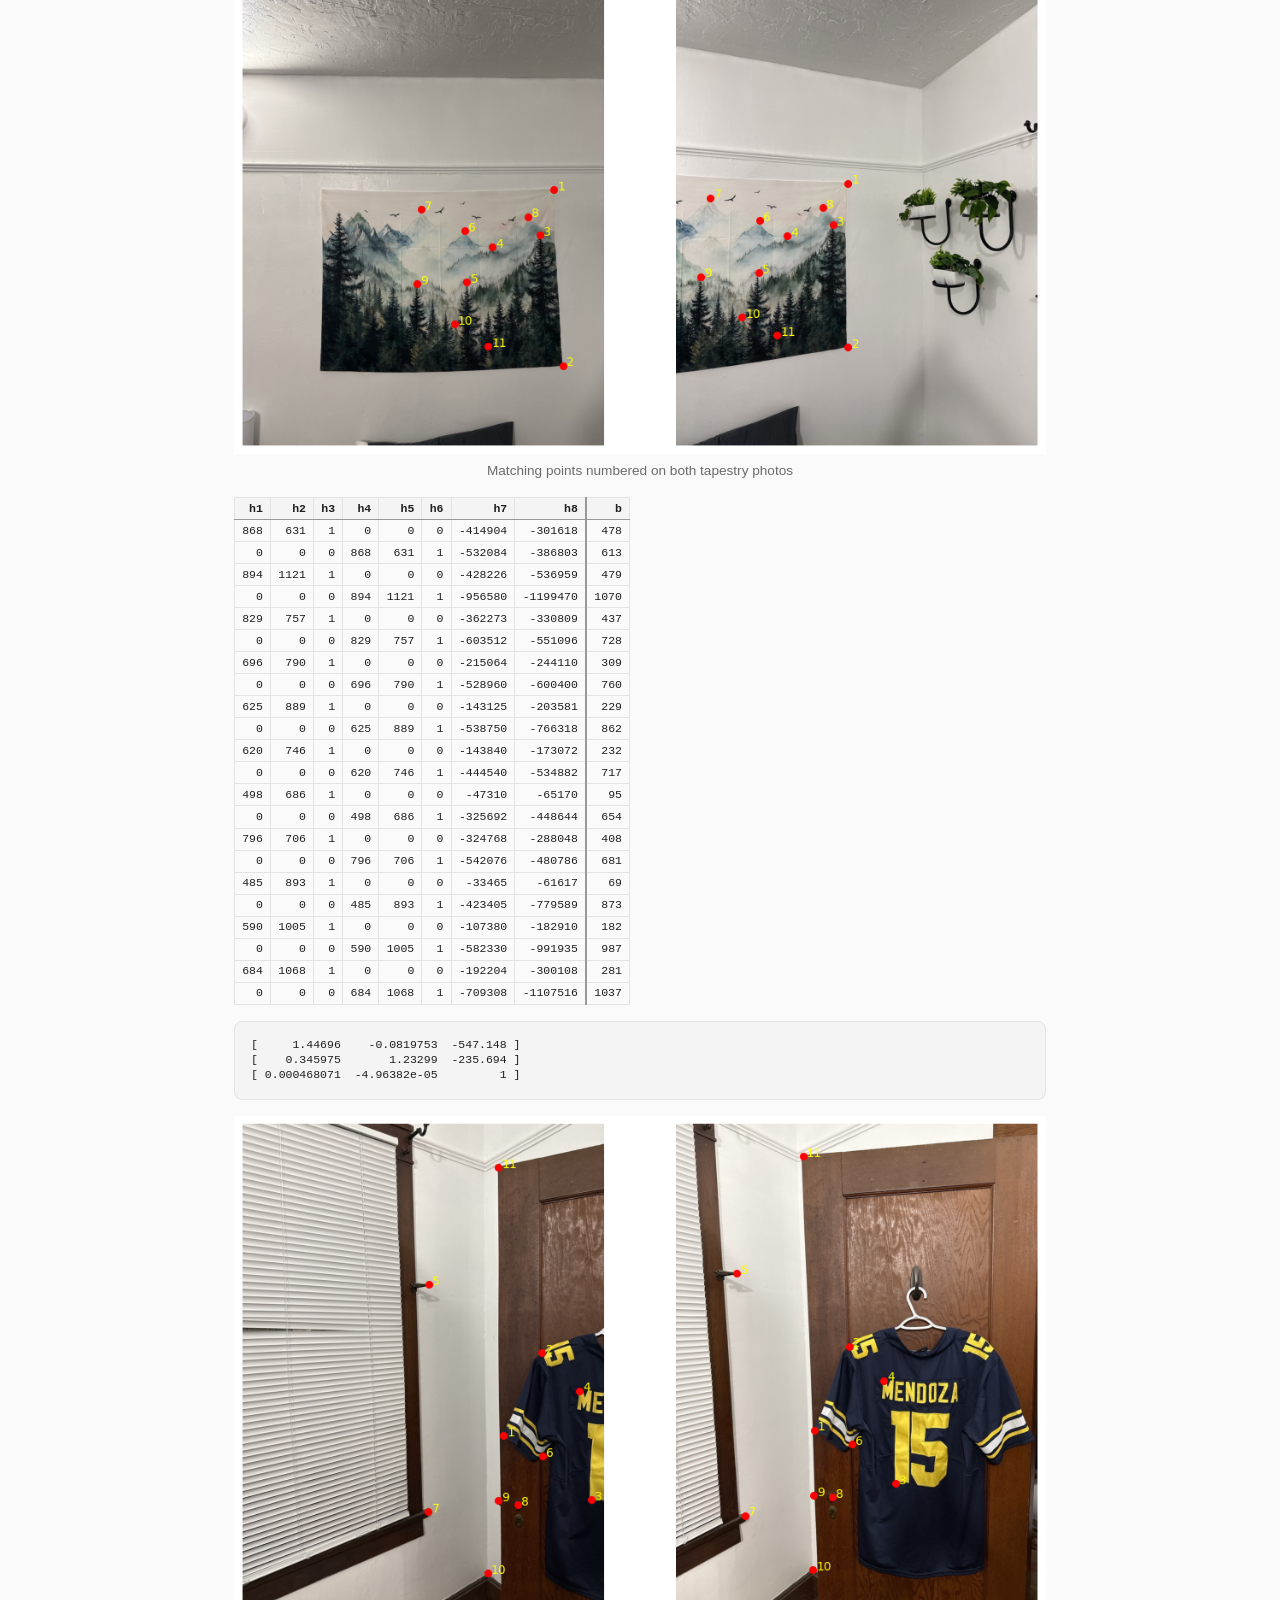
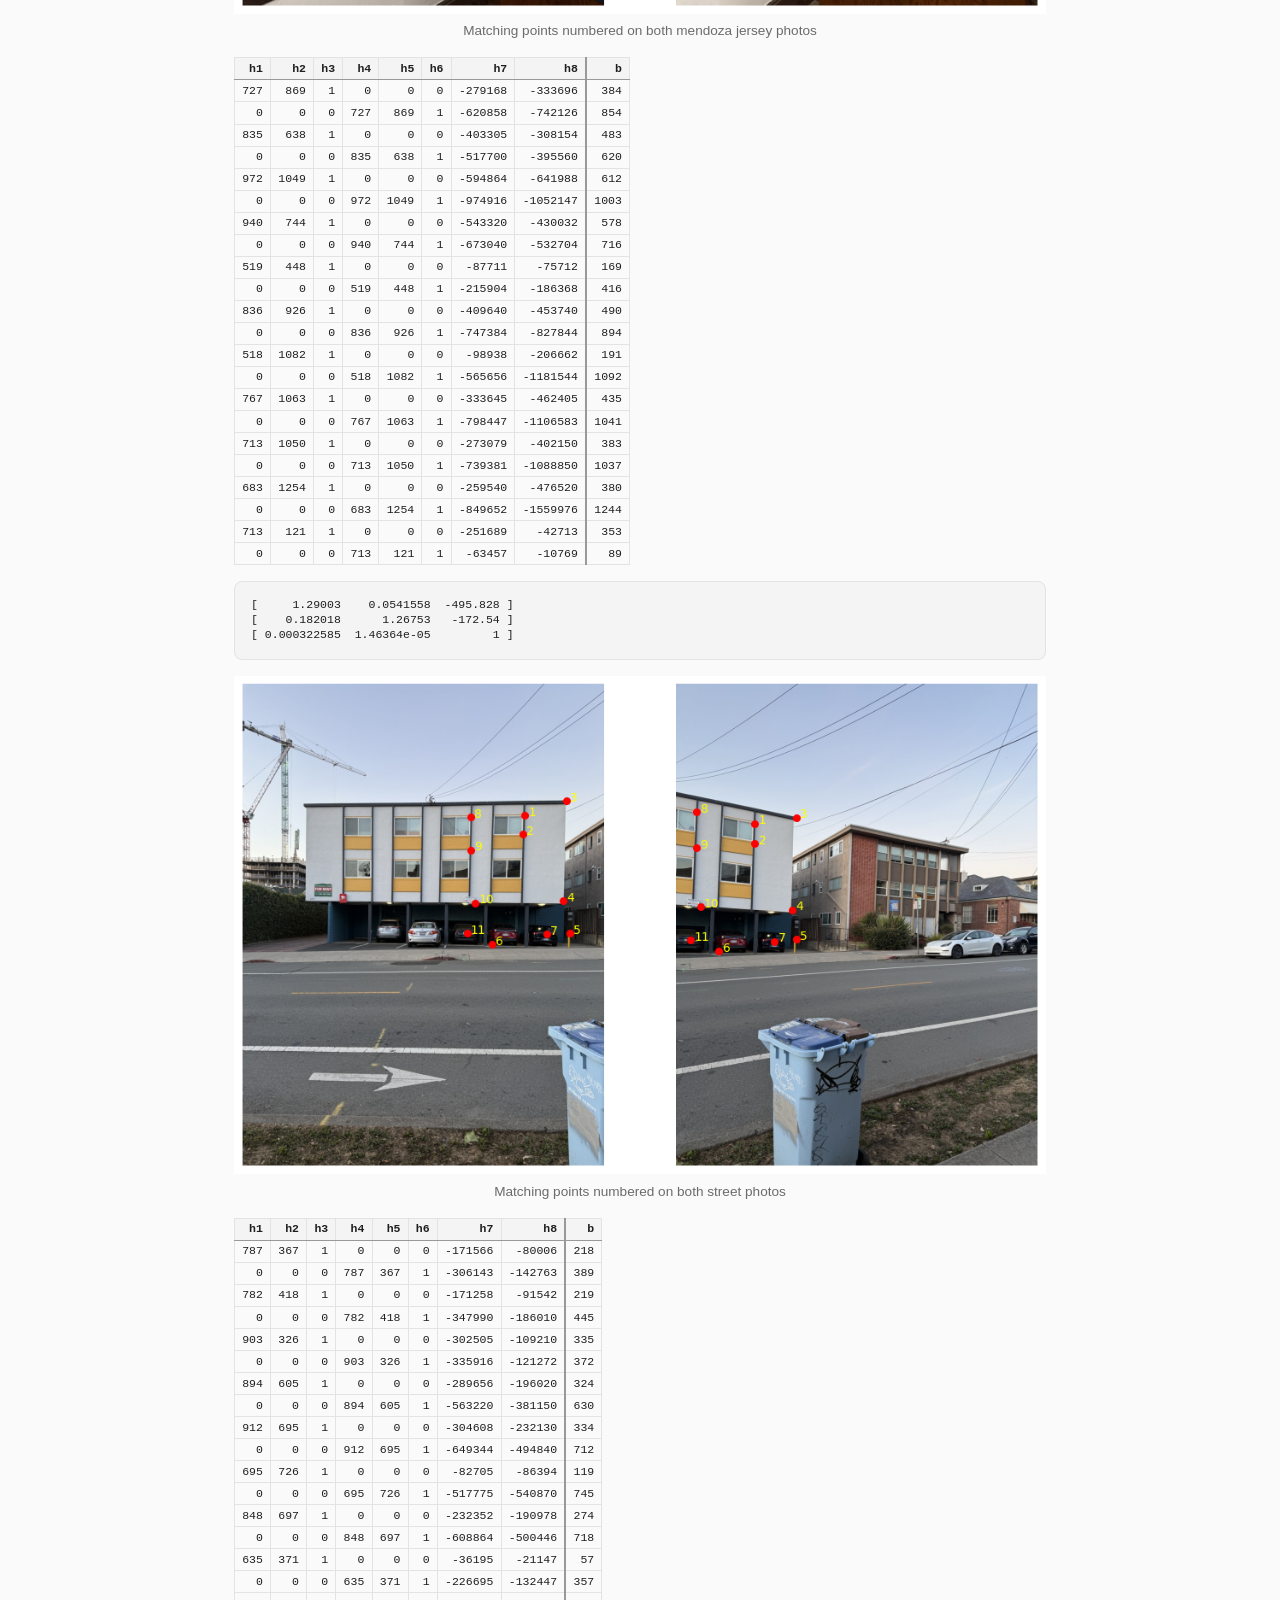
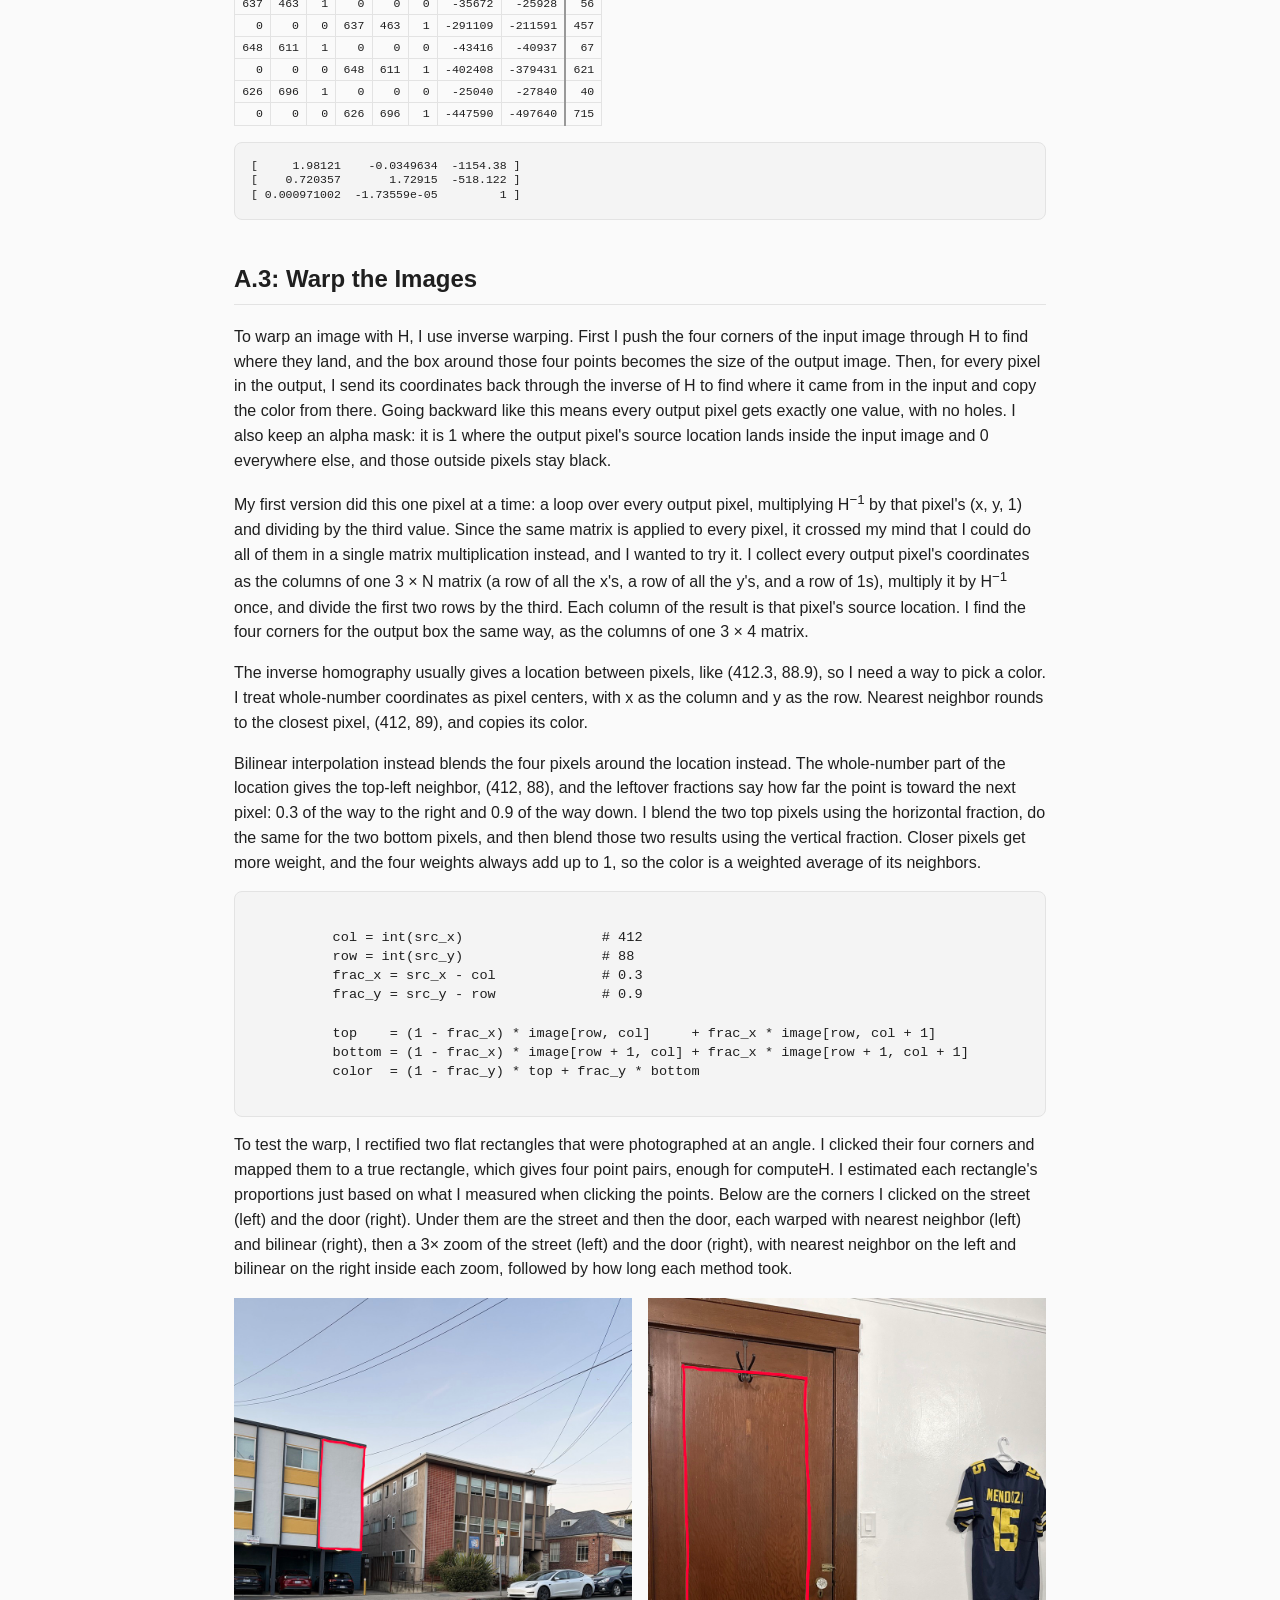
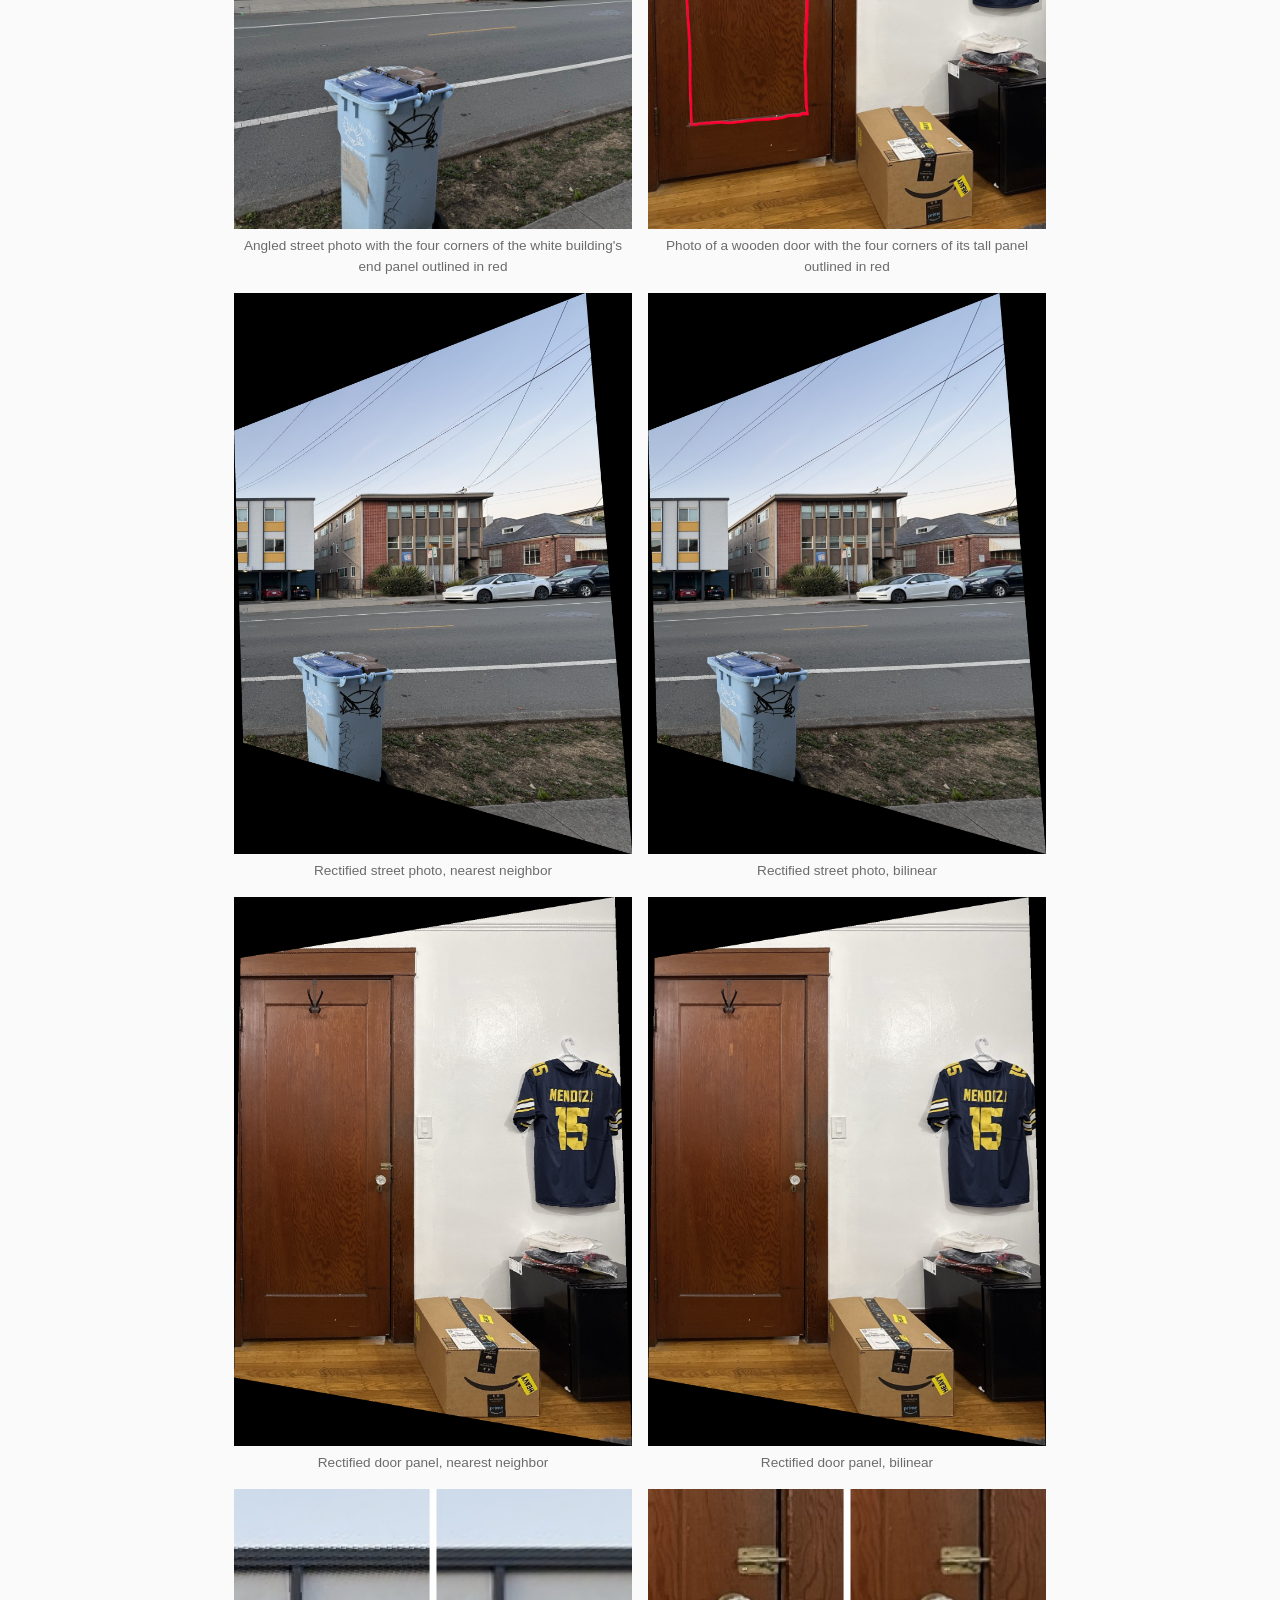
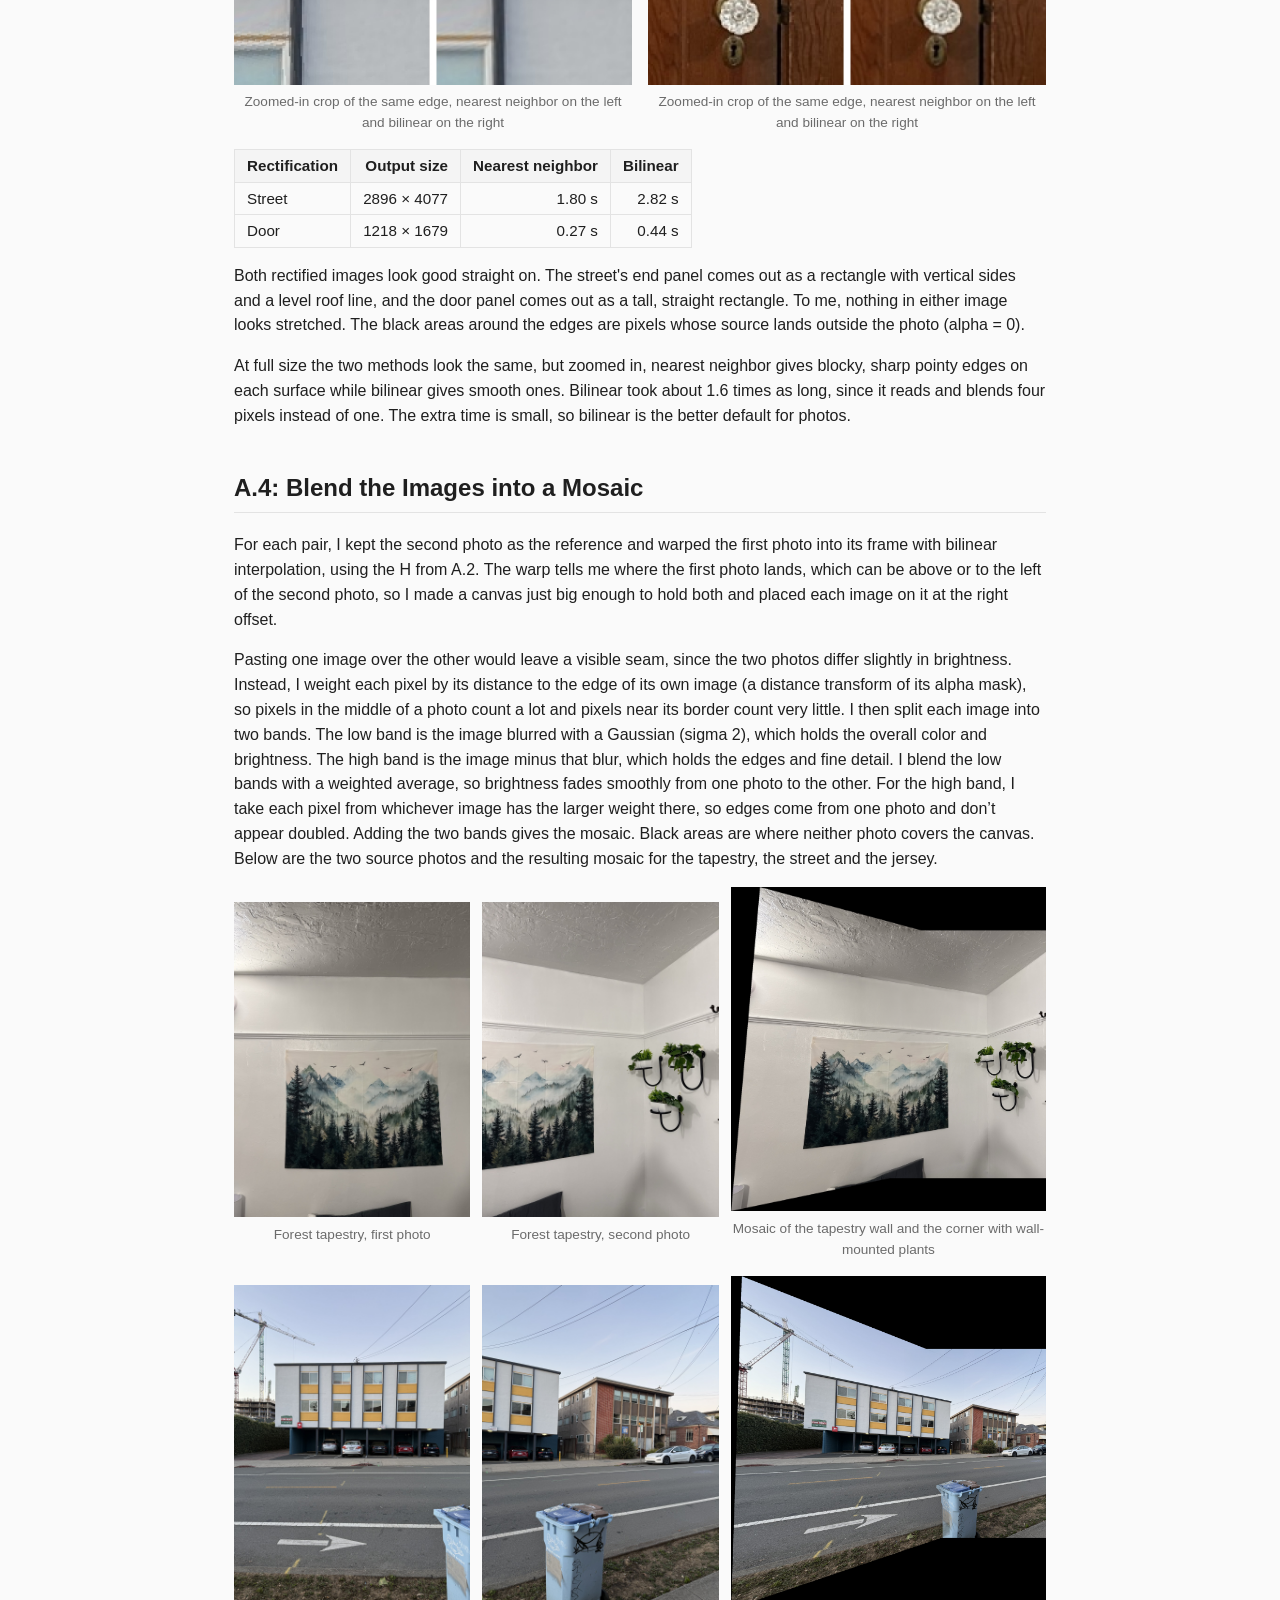
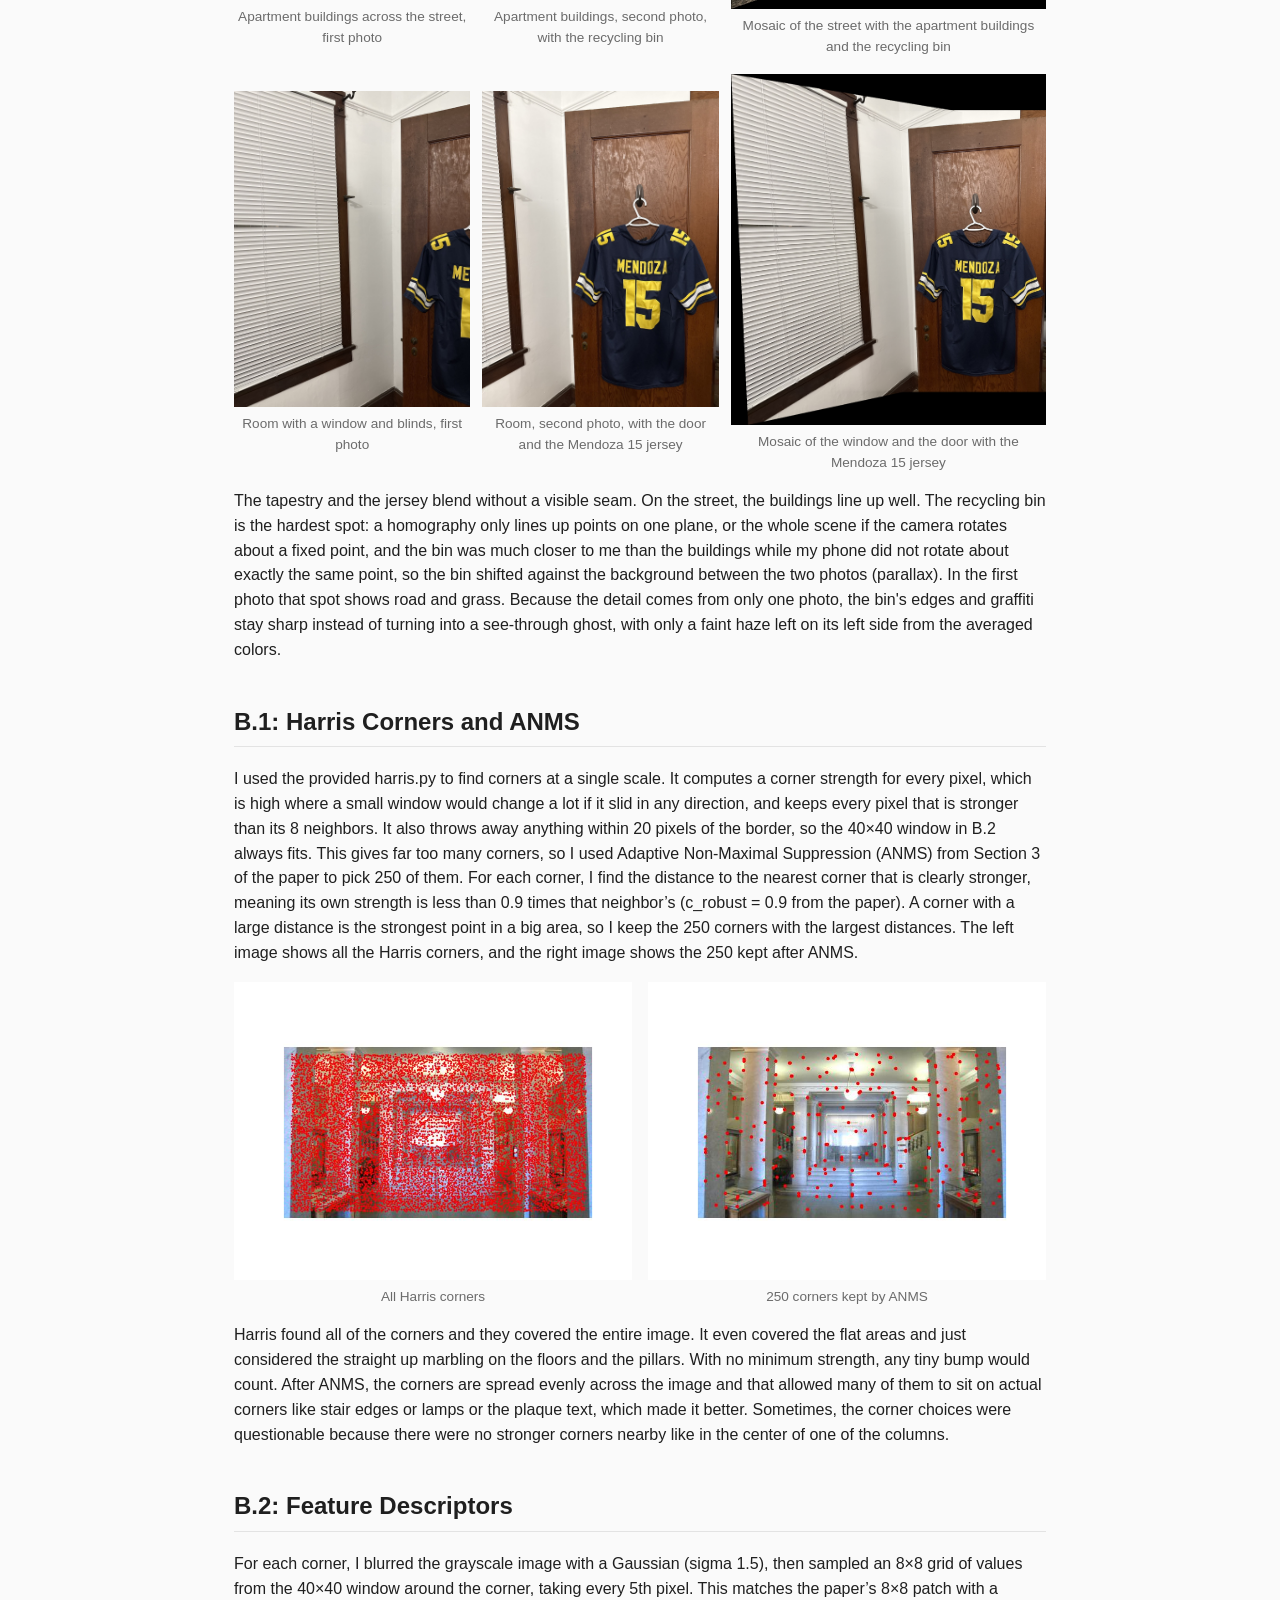
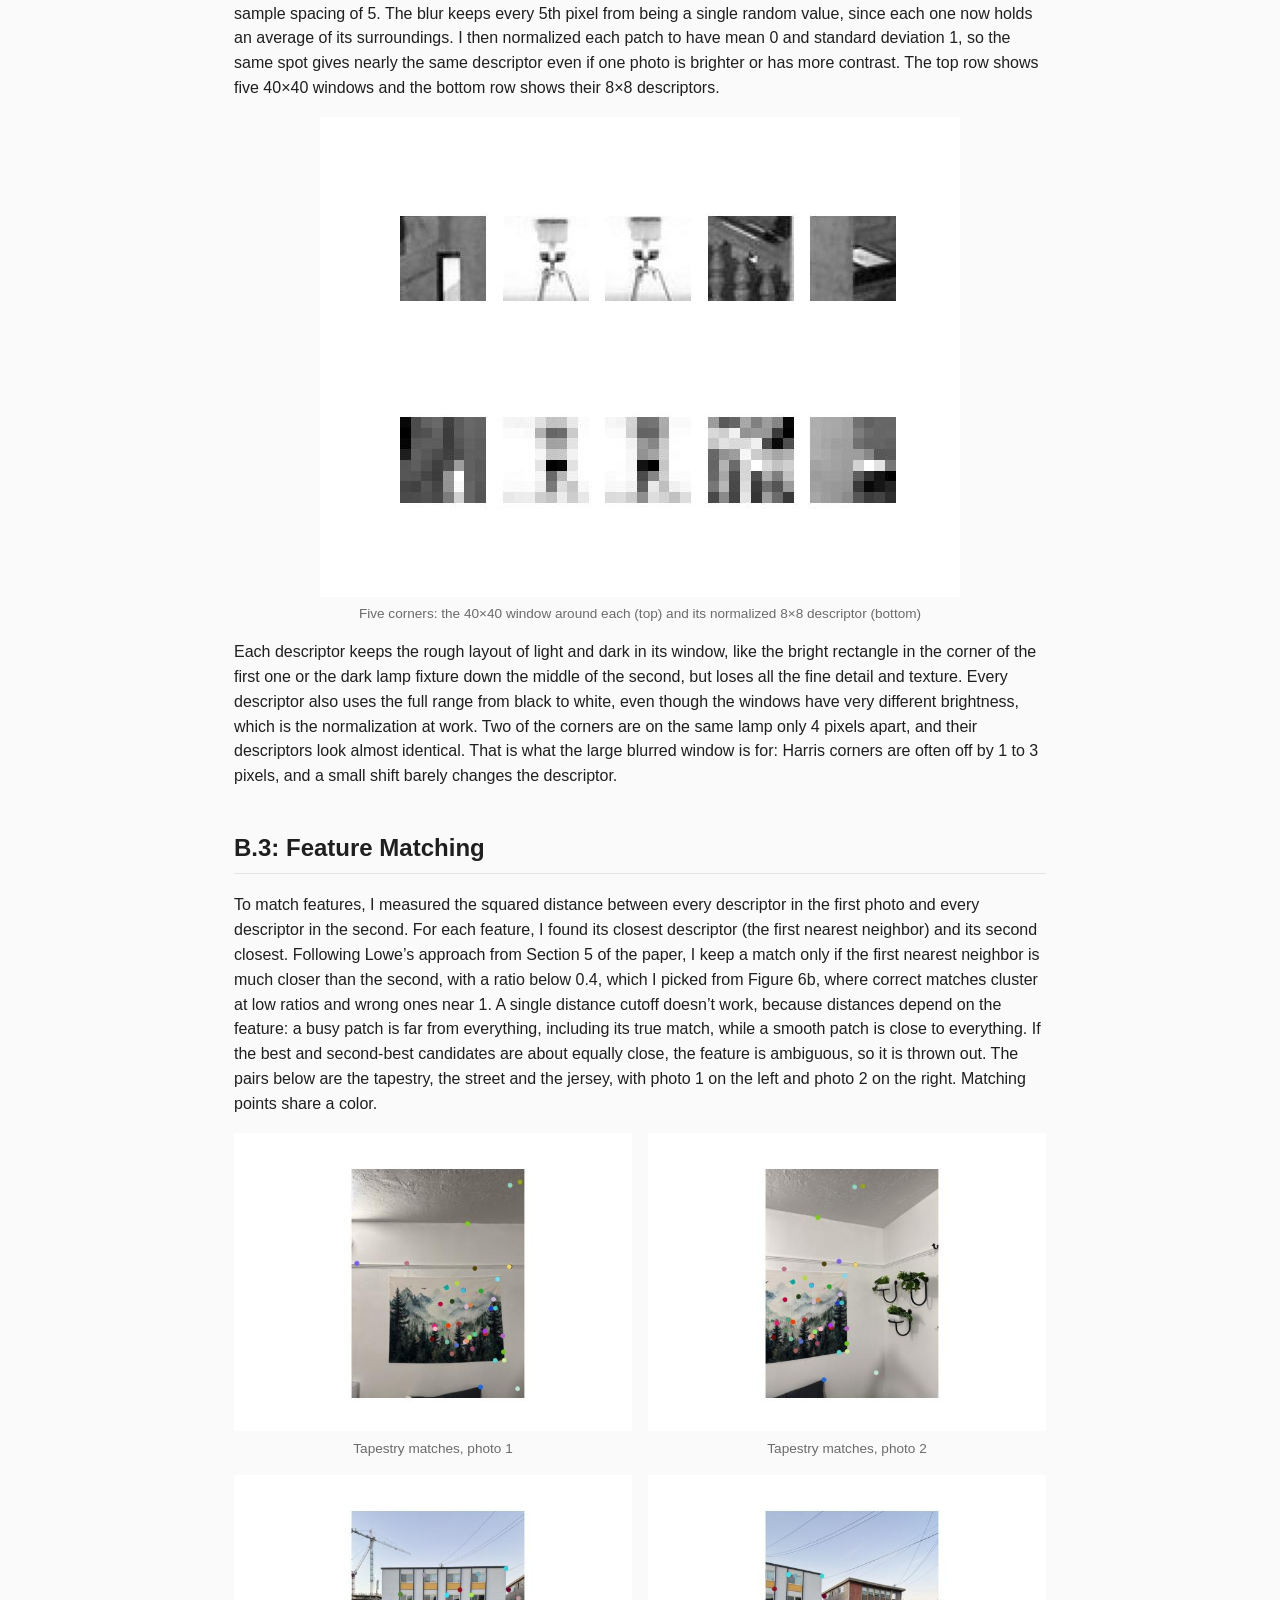
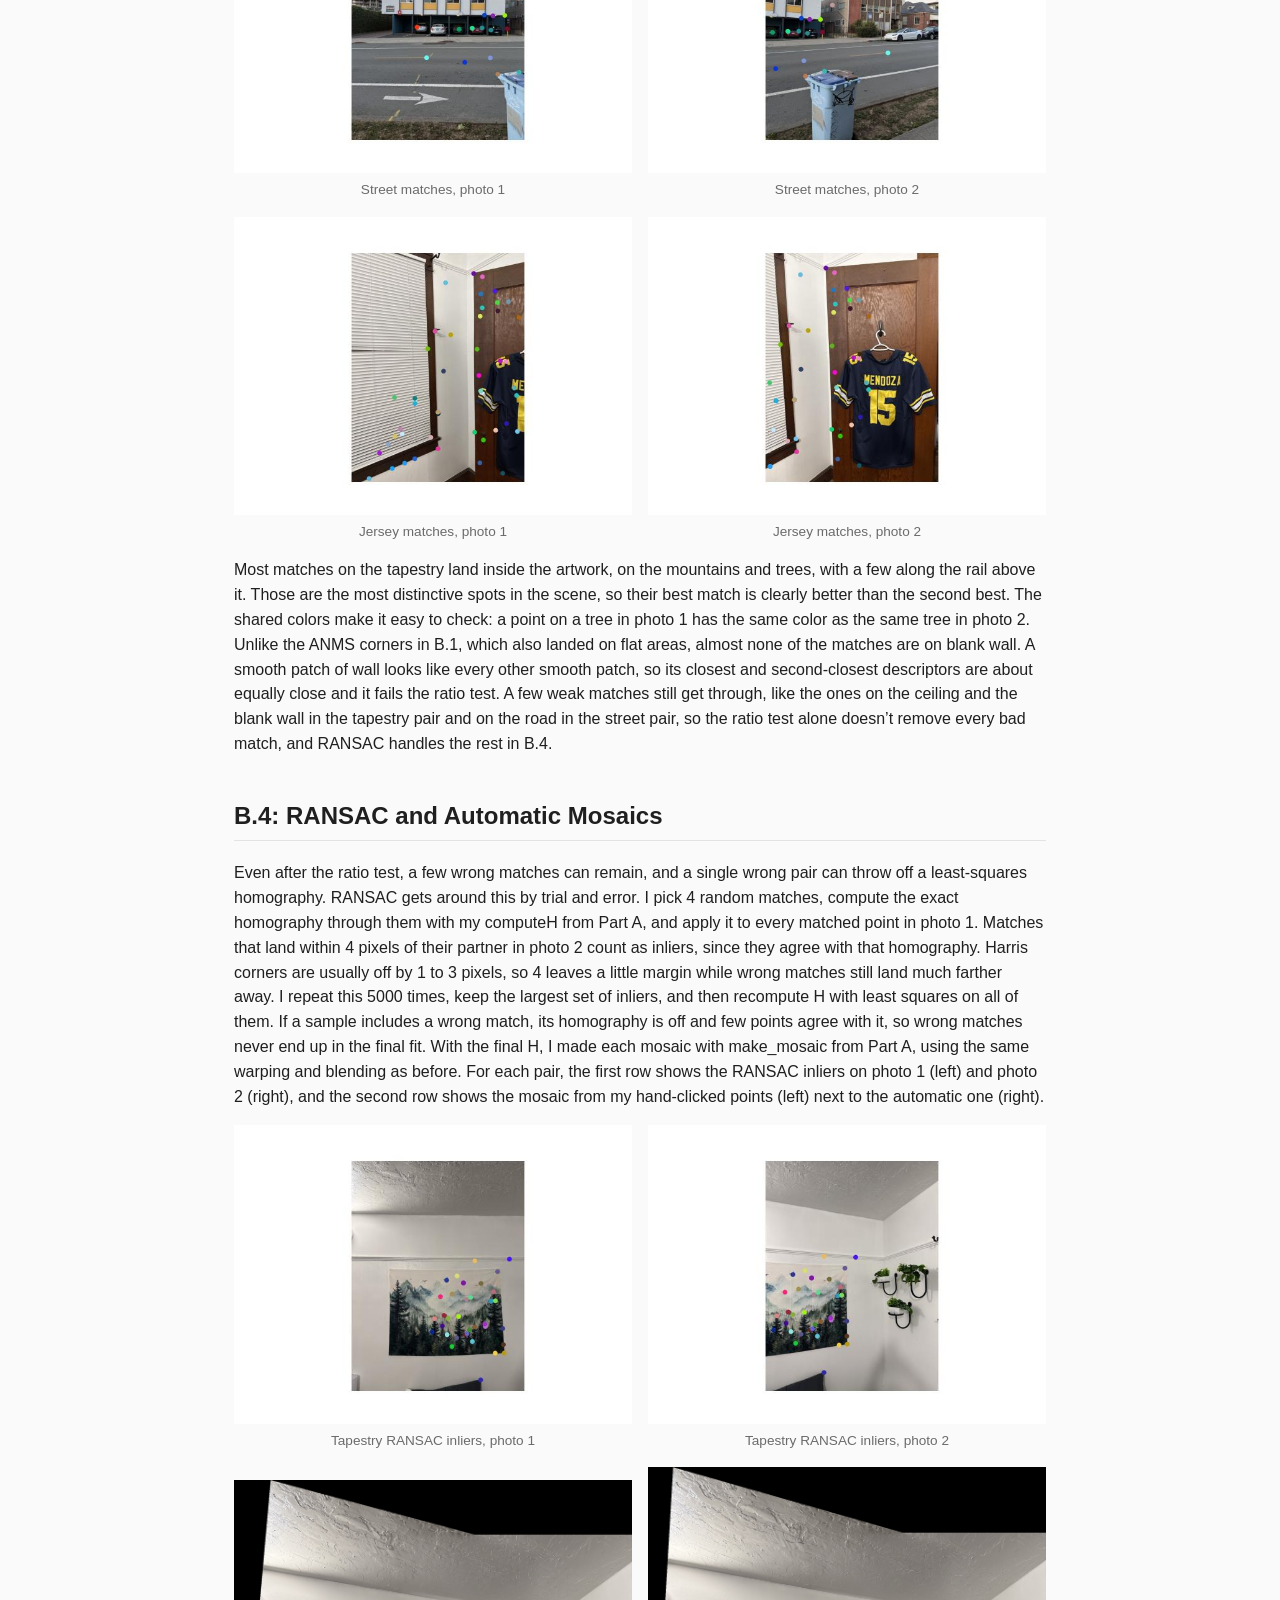
<file: projects/05-mosaic/index.html>
<!doctype html>
<html lang="en">
<head>
  <meta charset="UTF-8" />
  <meta name="viewport" content="width=device-width, initial-scale=1.0" />
  <title>Project 4: Image Warping, Mosaicing and Autostitching</title>
  <link rel="stylesheet" href="../../style.css" />
  <style media="print">
    @page { margin: 1cm; }
    body { font-size: 8.5pt; line-height: 1.3; background: #fff; }
    header { padding: 0 0 0.3rem; }
    header h1 { font-size: 14pt; }
    nav.breadcrumb, footer { display: none; }
    main { max-width: none; padding: 0.4rem 0 0; }
    h2 { font-size: 12pt; margin: 0.9rem 0 0.4rem; padding-bottom: 0.15rem; }
    h2 { break-after: avoid; }
    p { margin: 0.3rem 0; }
    figure { break-inside: avoid; }
    .photo-pair { gap: 0.3rem 0.5rem; margin: 0.35rem 0; }
    pre.matrix { font-size: 6pt; padding: 0.3rem; overflow: visible; break-inside: avoid; }
    table.system { font-size: 6pt; break-inside: avoid; }
    .table-scroll { overflow: visible; }
  </style>
  <style>
    pre.matrix { font-size: 0.72rem; line-height: 1.3; }
    .table-scroll { overflow-x: auto; margin: 0.5rem 0 1rem; }
    table.system { font-family: ui-monospace, Menlo, Consolas, monospace; font-size: 0.72rem; border-collapse: collapse; margin: 0; }
    table.system th, table.system td { text-align: right; padding: 0.1rem 0.45rem; }
    table.system th { border-bottom: 1px solid #999; }
    table.system .b { border-left: 2px solid #999; }
    table.timings th, table.timings td { padding: 0.25rem 0.75rem; }
    figure img { border: none; border-radius: 0; }
    main > figure img { max-height: 700px; width: auto; max-width: 100%; margin: 0 auto; }
    figcaption { text-align: center; }
    figcaption:empty { display: none; }
    .row3 { display: grid; grid-template-columns: 3fr 3fr 4fr; gap: 0.75rem; align-items: center; margin: 1rem 0; }
    .row3 figure { margin: 0; }
    .row3 figure img { width: 100%; height: auto; }
    @media (max-width: 600px) { .row3 { grid-template-columns: 1fr; } }
    main > .photo-pair.slides { grid-template-columns: 1.272fr 1.698fr; align-items: center; }
    @media (max-width: 600px) { main > .photo-pair.slides { grid-template-columns: 1fr; } }
  </style>
</head>
<body>

  <header>
    <div class="wrap">
      <h1>Project 4: Image Warping, Mosaicing and Autostitching</h1>
      <p>Recovering homographies between photos, warping and rectifying images, and blending them into mosaics.</p>
    </div>
  </header>

  <nav class="breadcrumb">
    <a href="../../index.html">&larr; Back to all projects</a>
  </nav>

  <main>

    <h2>A.1: Shoot the Pictures</h2>
    <p>
      I shot each photo standing still and focused on trying to make sure that that the height of the images as I was rotating
      stayed the same. I tried to align the photos to get around 50% overlap using the object in the image like the middle
      of the jersey and the middle of the tapestry to decide where to take the photo.
    </p>

    <div class="photo-pair">
      <figure><img src="images/photo_tapestry_1.jpg" alt="Forest tapestry, first photo" /><figcaption>Forest tapestry, first photo</figcaption></figure>
      <figure><img src="images/photo_tapestry_2.jpg" alt="Forest tapestry, second photo, rotated right toward the wall-mounted plants" /><figcaption>Forest tapestry, second photo, rotated right toward the wall-mounted plants</figcaption></figure>
    </div>

    <div class="photo-pair">
      <figure><img src="images/photo_street_1.jpg" alt="Apartment buildings across the street, first photo" /><figcaption>Apartment buildings across the street, first photo</figcaption></figure>
      <figure><img src="images/photo_street_2.jpg" alt="Apartment buildings, second photo, rotated to show the recycling bin" /><figcaption>Apartment buildings, second photo, rotated to show the recycling bin</figcaption></figure>
    </div>

    <div class="photo-pair">
      <figure><img src="images/photo_jersey_1.jpg" alt="Room with a window and blinds, first photo" /><figcaption>Room with a window and blinds, first photo</figcaption></figure>
      <figure><img src="images/photo_jersey_2.jpg" alt="Room, second photo, rotated toward the door with the Mendoza 15 jersey" /><figcaption>Room, second photo, rotated toward the door with the Mendoza 15 jersey</figcaption></figure>
    </div>
    <p>
      The overlap shows up where the tapestry and the jersey get cut off: each one is split between the two photos of
      its pair, so part of it appears in both.
    </p>

    <h2>A.2: Recover Homographies</h2>
    <p>
      I tried the follow the approach that was discussed in the dicussion/lecture slides. I lifted each (x,y) point to (x,y,1) and
      then multiplied by H and divided by the third value so that the result lands back to the z = 1 plane. That division is what allows for
      the homography to create perspective effects like the vanishing point and the farther parts of an image shrinking. 

    </p>
    <p>
      The bottom-right entry of H is fixed to 1, which leaves 8 unknowns (h1 to h8). Writing out the multiply-then-divide
      for one point (x, y) that lands at (x', y') gives:<br />
      x' = (h1 x + h2 y + h3) / (h7 x + h8 y + 1)<br />
      y' = (h4 x + h5 y + h6) / (h7 x + h8 y + 1)
    </p>
    <p>
      Multiplying both sides by the bottom part turns these into two equations that are linear in the unknowns:<br />
      h1 x + h2 y + h3 &minus; h7 x x' &minus; h8 y x' = x'<br />
      h4 x + h5 y + h6 &minus; h7 x y' &minus; h8 y y' = y'
    </p>
    <p>
      So every point pair adds two rows to a system A h = b. I set this up the same way as Problem 2.2 from the discussion
      worksheet, which stacks the two rows for each of four point pairs.
    </p>
    <p>
      My code builds exactly this matrix, just with more rows. Four pairs would be just enough to solve for the 8 unknowns,
      but clicked points are never perfectly placed, so I clicked extra pairs on distinct features like corners and peaks in
      each set to try and get it as accurate as possible. Least squares picks the H that fits all of them as closely as
      possible , which averages out small clicking errors. Below, for the tapestry, the jersey and the street in that order, are the
      points I clicked, the full system and the H that least squares recovered.
    </p>
    <div class="photo-pair slides">
      <figure><img src="images/slide_disc_homography_in_a_nutshell.png" alt="Discussion slide: a 3x3 matrix with entries a to h and a 1 in the corner maps (x, y, 1) to lambda times (u, v, 1)" /><figcaption>Discussion slide: a 3x3 matrix with entries a to h and a 1 in the corner maps (x, y, 1) to lambda times (u, v, 1)</figcaption></figure>
      <figure><img src="images/slide_disc_problem_2_2.png" alt="Discussion worksheet Problem 2.2: the 8 by 8 matrix system built from four point pairs, with the unknowns h1 to h8 and the target points u and v" /><figcaption>Discussion worksheet Problem 2.2: the 8 by 8 matrix system built from four point pairs, with the unknowns h1 to h8 and the target points u and v</figcaption></figure>
    </div>

    <figure>
      <img src="images/a2_tapestry_points.png" alt="Matching points numbered on both tapestry photos" />
      <figcaption>Matching points numbered on both tapestry photos</figcaption>
    </figure>
    <div class="table-scroll">
      <table class="system">
        <thead><tr><th>h1</th><th>h2</th><th>h3</th><th>h4</th><th>h5</th><th>h6</th><th>h7</th><th>h8</th><th class="b">b</th></tr></thead>
        <tbody>
          <tr><td>868</td><td>631</td><td>1</td><td>0</td><td>0</td><td>0</td><td>-414904</td><td>-301618</td><td class="b">478</td></tr>
          <tr><td>0</td><td>0</td><td>0</td><td>868</td><td>631</td><td>1</td><td>-532084</td><td>-386803</td><td class="b">613</td></tr>
          <tr><td>894</td><td>1121</td><td>1</td><td>0</td><td>0</td><td>0</td><td>-428226</td><td>-536959</td><td class="b">479</td></tr>
          <tr><td>0</td><td>0</td><td>0</td><td>894</td><td>1121</td><td>1</td><td>-956580</td><td>-1199470</td><td class="b">1070</td></tr>
          <tr><td>829</td><td>757</td><td>1</td><td>0</td><td>0</td><td>0</td><td>-362273</td><td>-330809</td><td class="b">437</td></tr>
          <tr><td>0</td><td>0</td><td>0</td><td>829</td><td>757</td><td>1</td><td>-603512</td><td>-551096</td><td class="b">728</td></tr>
          <tr><td>696</td><td>790</td><td>1</td><td>0</td><td>0</td><td>0</td><td>-215064</td><td>-244110</td><td class="b">309</td></tr>
          <tr><td>0</td><td>0</td><td>0</td><td>696</td><td>790</td><td>1</td><td>-528960</td><td>-600400</td><td class="b">760</td></tr>
          <tr><td>625</td><td>889</td><td>1</td><td>0</td><td>0</td><td>0</td><td>-143125</td><td>-203581</td><td class="b">229</td></tr>
          <tr><td>0</td><td>0</td><td>0</td><td>625</td><td>889</td><td>1</td><td>-538750</td><td>-766318</td><td class="b">862</td></tr>
          <tr><td>620</td><td>746</td><td>1</td><td>0</td><td>0</td><td>0</td><td>-143840</td><td>-173072</td><td class="b">232</td></tr>
          <tr><td>0</td><td>0</td><td>0</td><td>620</td><td>746</td><td>1</td><td>-444540</td><td>-534882</td><td class="b">717</td></tr>
          <tr><td>498</td><td>686</td><td>1</td><td>0</td><td>0</td><td>0</td><td>-47310</td><td>-65170</td><td class="b">95</td></tr>
          <tr><td>0</td><td>0</td><td>0</td><td>498</td><td>686</td><td>1</td><td>-325692</td><td>-448644</td><td class="b">654</td></tr>
          <tr><td>796</td><td>706</td><td>1</td><td>0</td><td>0</td><td>0</td><td>-324768</td><td>-288048</td><td class="b">408</td></tr>
          <tr><td>0</td><td>0</td><td>0</td><td>796</td><td>706</td><td>1</td><td>-542076</td><td>-480786</td><td class="b">681</td></tr>
          <tr><td>485</td><td>893</td><td>1</td><td>0</td><td>0</td><td>0</td><td>-33465</td><td>-61617</td><td class="b">69</td></tr>
          <tr><td>0</td><td>0</td><td>0</td><td>485</td><td>893</td><td>1</td><td>-423405</td><td>-779589</td><td class="b">873</td></tr>
          <tr><td>590</td><td>1005</td><td>1</td><td>0</td><td>0</td><td>0</td><td>-107380</td><td>-182910</td><td class="b">182</td></tr>
          <tr><td>0</td><td>0</td><td>0</td><td>590</td><td>1005</td><td>1</td><td>-582330</td><td>-991935</td><td class="b">987</td></tr>
          <tr><td>684</td><td>1068</td><td>1</td><td>0</td><td>0</td><td>0</td><td>-192204</td><td>-300108</td><td class="b">281</td></tr>
          <tr><td>0</td><td>0</td><td>0</td><td>684</td><td>1068</td><td>1</td><td>-709308</td><td>-1107516</td><td class="b">1037</td></tr>
        </tbody>
      </table>
    </div>
    <pre class="matrix">[     1.44696    -0.0819753  -547.148 ]
[    0.345975       1.23299  -235.694 ]
[ 0.000468071  -4.96382e-05         1 ]</pre>

    <figure>
      <img src="images/a2_jersey_points.png" alt="Matching points numbered on both mendoza jersey photos" />
      <figcaption>Matching points numbered on both mendoza jersey photos</figcaption>
    </figure>
    <div class="table-scroll">
      <table class="system">
        <thead><tr><th>h1</th><th>h2</th><th>h3</th><th>h4</th><th>h5</th><th>h6</th><th>h7</th><th>h8</th><th class="b">b</th></tr></thead>
        <tbody>
          <tr><td>727</td><td>869</td><td>1</td><td>0</td><td>0</td><td>0</td><td>-279168</td><td>-333696</td><td class="b">384</td></tr>
          <tr><td>0</td><td>0</td><td>0</td><td>727</td><td>869</td><td>1</td><td>-620858</td><td>-742126</td><td class="b">854</td></tr>
          <tr><td>835</td><td>638</td><td>1</td><td>0</td><td>0</td><td>0</td><td>-403305</td><td>-308154</td><td class="b">483</td></tr>
          <tr><td>0</td><td>0</td><td>0</td><td>835</td><td>638</td><td>1</td><td>-517700</td><td>-395560</td><td class="b">620</td></tr>
          <tr><td>972</td><td>1049</td><td>1</td><td>0</td><td>0</td><td>0</td><td>-594864</td><td>-641988</td><td class="b">612</td></tr>
          <tr><td>0</td><td>0</td><td>0</td><td>972</td><td>1049</td><td>1</td><td>-974916</td><td>-1052147</td><td class="b">1003</td></tr>
          <tr><td>940</td><td>744</td><td>1</td><td>0</td><td>0</td><td>0</td><td>-543320</td><td>-430032</td><td class="b">578</td></tr>
          <tr><td>0</td><td>0</td><td>0</td><td>940</td><td>744</td><td>1</td><td>-673040</td><td>-532704</td><td class="b">716</td></tr>
          <tr><td>519</td><td>448</td><td>1</td><td>0</td><td>0</td><td>0</td><td>-87711</td><td>-75712</td><td class="b">169</td></tr>
          <tr><td>0</td><td>0</td><td>0</td><td>519</td><td>448</td><td>1</td><td>-215904</td><td>-186368</td><td class="b">416</td></tr>
          <tr><td>836</td><td>926</td><td>1</td><td>0</td><td>0</td><td>0</td><td>-409640</td><td>-453740</td><td class="b">490</td></tr>
          <tr><td>0</td><td>0</td><td>0</td><td>836</td><td>926</td><td>1</td><td>-747384</td><td>-827844</td><td class="b">894</td></tr>
          <tr><td>518</td><td>1082</td><td>1</td><td>0</td><td>0</td><td>0</td><td>-98938</td><td>-206662</td><td class="b">191</td></tr>
          <tr><td>0</td><td>0</td><td>0</td><td>518</td><td>1082</td><td>1</td><td>-565656</td><td>-1181544</td><td class="b">1092</td></tr>
          <tr><td>767</td><td>1063</td><td>1</td><td>0</td><td>0</td><td>0</td><td>-333645</td><td>-462405</td><td class="b">435</td></tr>
          <tr><td>0</td><td>0</td><td>0</td><td>767</td><td>1063</td><td>1</td><td>-798447</td><td>-1106583</td><td class="b">1041</td></tr>
          <tr><td>713</td><td>1050</td><td>1</td><td>0</td><td>0</td><td>0</td><td>-273079</td><td>-402150</td><td class="b">383</td></tr>
          <tr><td>0</td><td>0</td><td>0</td><td>713</td><td>1050</td><td>1</td><td>-739381</td><td>-1088850</td><td class="b">1037</td></tr>
          <tr><td>683</td><td>1254</td><td>1</td><td>0</td><td>0</td><td>0</td><td>-259540</td><td>-476520</td><td class="b">380</td></tr>
          <tr><td>0</td><td>0</td><td>0</td><td>683</td><td>1254</td><td>1</td><td>-849652</td><td>-1559976</td><td class="b">1244</td></tr>
          <tr><td>713</td><td>121</td><td>1</td><td>0</td><td>0</td><td>0</td><td>-251689</td><td>-42713</td><td class="b">353</td></tr>
          <tr><td>0</td><td>0</td><td>0</td><td>713</td><td>121</td><td>1</td><td>-63457</td><td>-10769</td><td class="b">89</td></tr>
        </tbody>
      </table>
    </div>
    <pre class="matrix">[     1.29003    0.0541558  -495.828 ]
[    0.182018      1.26753   -172.54 ]
[ 0.000322585  1.46364e-05         1 ]</pre>

    <figure>
      <img src="images/a2_street_points.png" alt="Matching points numbered on both street photos" />
      <figcaption>Matching points numbered on both street photos</figcaption>
    </figure>
    <div class="table-scroll">
      <table class="system">
        <thead><tr><th>h1</th><th>h2</th><th>h3</th><th>h4</th><th>h5</th><th>h6</th><th>h7</th><th>h8</th><th class="b">b</th></tr></thead>
        <tbody>
          <tr><td>787</td><td>367</td><td>1</td><td>0</td><td>0</td><td>0</td><td>-171566</td><td>-80006</td><td class="b">218</td></tr>
          <tr><td>0</td><td>0</td><td>0</td><td>787</td><td>367</td><td>1</td><td>-306143</td><td>-142763</td><td class="b">389</td></tr>
          <tr><td>782</td><td>418</td><td>1</td><td>0</td><td>0</td><td>0</td><td>-171258</td><td>-91542</td><td class="b">219</td></tr>
          <tr><td>0</td><td>0</td><td>0</td><td>782</td><td>418</td><td>1</td><td>-347990</td><td>-186010</td><td class="b">445</td></tr>
          <tr><td>903</td><td>326</td><td>1</td><td>0</td><td>0</td><td>0</td><td>-302505</td><td>-109210</td><td class="b">335</td></tr>
          <tr><td>0</td><td>0</td><td>0</td><td>903</td><td>326</td><td>1</td><td>-335916</td><td>-121272</td><td class="b">372</td></tr>
          <tr><td>894</td><td>605</td><td>1</td><td>0</td><td>0</td><td>0</td><td>-289656</td><td>-196020</td><td class="b">324</td></tr>
          <tr><td>0</td><td>0</td><td>0</td><td>894</td><td>605</td><td>1</td><td>-563220</td><td>-381150</td><td class="b">630</td></tr>
          <tr><td>912</td><td>695</td><td>1</td><td>0</td><td>0</td><td>0</td><td>-304608</td><td>-232130</td><td class="b">334</td></tr>
          <tr><td>0</td><td>0</td><td>0</td><td>912</td><td>695</td><td>1</td><td>-649344</td><td>-494840</td><td class="b">712</td></tr>
          <tr><td>695</td><td>726</td><td>1</td><td>0</td><td>0</td><td>0</td><td>-82705</td><td>-86394</td><td class="b">119</td></tr>
          <tr><td>0</td><td>0</td><td>0</td><td>695</td><td>726</td><td>1</td><td>-517775</td><td>-540870</td><td class="b">745</td></tr>
          <tr><td>848</td><td>697</td><td>1</td><td>0</td><td>0</td><td>0</td><td>-232352</td><td>-190978</td><td class="b">274</td></tr>
          <tr><td>0</td><td>0</td><td>0</td><td>848</td><td>697</td><td>1</td><td>-608864</td><td>-500446</td><td class="b">718</td></tr>
          <tr><td>635</td><td>371</td><td>1</td><td>0</td><td>0</td><td>0</td><td>-36195</td><td>-21147</td><td class="b">57</td></tr>
          <tr><td>0</td><td>0</td><td>0</td><td>635</td><td>371</td><td>1</td><td>-226695</td><td>-132447</td><td class="b">357</td></tr>
          <tr><td>637</td><td>463</td><td>1</td><td>0</td><td>0</td><td>0</td><td>-35672</td><td>-25928</td><td class="b">56</td></tr>
          <tr><td>0</td><td>0</td><td>0</td><td>637</td><td>463</td><td>1</td><td>-291109</td><td>-211591</td><td class="b">457</td></tr>
          <tr><td>648</td><td>611</td><td>1</td><td>0</td><td>0</td><td>0</td><td>-43416</td><td>-40937</td><td class="b">67</td></tr>
          <tr><td>0</td><td>0</td><td>0</td><td>648</td><td>611</td><td>1</td><td>-402408</td><td>-379431</td><td class="b">621</td></tr>
          <tr><td>626</td><td>696</td><td>1</td><td>0</td><td>0</td><td>0</td><td>-25040</td><td>-27840</td><td class="b">40</td></tr>
          <tr><td>0</td><td>0</td><td>0</td><td>626</td><td>696</td><td>1</td><td>-447590</td><td>-497640</td><td class="b">715</td></tr>
        </tbody>
      </table>
    </div>
    <pre class="matrix">[     1.98121    -0.0349634  -1154.38 ]
[    0.720357       1.72915  -518.122 ]
[ 0.000971002  -1.73559e-05         1 ]</pre>

    <h2>A.3: Warp the Images</h2>
    <p>
      To warp an image with H, I use inverse warping. First I push the four corners of the input image through H to find
      where they land, and the box around those four points becomes the size of the output image. Then, for every pixel
      in the output, I send its coordinates back through the inverse of H to find where it came from in the input and
      copy the color from there. Going backward like this means every output pixel gets exactly one value, with no holes.
      I also keep an alpha mask: it is 1 where the output pixel's source location lands inside the input image and 0
      everywhere else, and those outside pixels stay black.
    </p>
    <p>
      My first version did this one pixel at a time: a loop over every output pixel, multiplying H<sup>&minus;1</sup> by
      that pixel's (x, y, 1) and dividing by the third value. Since the same matrix is applied to every pixel, it
      crossed my mind that I could do all of them in a single matrix multiplication instead, and I wanted to try it. I
      collect every output pixel's coordinates as the columns of one 3 &times; N matrix (a row of all the x's, a row of
      all the y's, and a row of 1s), multiply it by H<sup>&minus;1</sup> once, and divide the first two rows by the
      third. Each column of the result is that pixel's source location. I find the four corners for the output box the
      same way, as the columns of one 3 &times; 4 matrix.
    </p>
    <p>
      The inverse homography usually gives a location between pixels, like (412.3, 88.9), so I need a way to pick a
      color. I treat whole-number coordinates as pixel centers, with x as the column and y as the row.
      Nearest neighbor rounds to the closest pixel, (412, 89), and copies its color. 
    </p>
     <p>
      Bilinear interpolation instead blends the four pixels around the location instead. The whole-number part of the
      location gives the top-left neighbor, (412, 88), and the leftover fractions say how far the point is toward
      the next pixel: 0.3 of the way to the right and 0.9 of the way down. I blend the two top pixels using the
      horizontal fraction, do the same for the two bottom pixels, and then blend those two results using the
      vertical fraction. Closer pixels get more weight, and the four weights always add up to 1, so the color is a
      weighted average of its neighbors.
    </p>
    <pre><code>
          col = int(src_x)                 # 412
          row = int(src_y)                 # 88
          frac_x = src_x - col             # 0.3
          frac_y = src_y - row             # 0.9

          top    = (1 - frac_x) * image[row, col]     + frac_x * image[row, col + 1]
          bottom = (1 - frac_x) * image[row + 1, col] + frac_x * image[row + 1, col + 1]
          color  = (1 - frac_y) * top + frac_y * bottom
    </code></pre>
    <p>
      To test the warp, I rectified two flat rectangles that were photographed at an angle. I clicked their four corners
      and mapped them to a true rectangle, which gives four point pairs, enough for computeH. I estimated each
      rectangle's proportions just based on what I measured when clicking the points. Below are the corners I clicked on the street (left) and the door (right). Under
      them are the street and then the door, each warped with nearest neighbor (left) and bilinear (right), then a
      3&times; zoom of the street (left) and the door (right), with nearest neighbor on the left and bilinear on the
      right inside each zoom, followed by how long each method took.
    </p>

    <div class="photo-pair">
      <figure><img src="images/a3_street_corners.jpg" alt="Angled street photo with the four corners of the white building's end panel outlined in red" /><figcaption>Angled street photo with the four corners of the white building's end panel outlined in red</figcaption></figure>
      <figure><img src="images/a3_door_corners.jpg" alt="Photo of a wooden door with the four corners of its tall panel outlined in red" /><figcaption>Photo of a wooden door with the four corners of its tall panel outlined in red</figcaption></figure>
    </div>
    <div class="photo-pair">
      <figure><img src="images/a3_street_nn.png" alt="Rectified street photo, nearest neighbor" /><figcaption>Rectified street photo, nearest neighbor</figcaption></figure>
      <figure><img src="images/a3_street_bilinear.png" alt="Rectified street photo, bilinear" /><figcaption>Rectified street photo, bilinear</figcaption></figure>
    </div>
    <div class="photo-pair">
      <figure><img src="images/a3_door_nn.png" alt="Rectified door panel, nearest neighbor" /><figcaption>Rectified door panel, nearest neighbor</figcaption></figure>
      <figure><img src="images/a3_door_bilinear.png" alt="Rectified door panel, bilinear" /><figcaption>Rectified door panel, bilinear</figcaption></figure>
    </div>
    <div class="photo-pair">
      <figure><img src="images/a3_street_zoom.jpg" alt="Zoomed-in crop of the same edge, nearest neighbor on the left and bilinear on the right" /><figcaption>Zoomed-in crop of the same edge, nearest neighbor on the left and bilinear on the right</figcaption></figure>
      <figure><img src="images/a3_door_zoom.jpg" alt="Zoomed-in crop of the same edge, nearest neighbor on the left and bilinear on the right" /><figcaption>Zoomed-in crop of the same edge, nearest neighbor on the left and bilinear on the right</figcaption></figure>
    </div>

    <table class="timings">
      <thead><tr><th>Rectification</th><th>Output size</th><th>Nearest neighbor</th><th>Bilinear</th></tr></thead>
      <tbody>
        <tr><td>Street</td><td>2896 &times; 4077</td><td>1.80 s</td><td>2.82 s</td></tr>
        <tr><td>Door</td><td>1218 &times; 1679</td><td>0.27 s</td><td>0.44 s</td></tr>
      </tbody>
    </table>

    <p>
      Both rectified images look good straight on. The street's end panel comes out as a rectangle with vertical sides
      and a level roof line, and the door panel comes out as a tall, straight rectangle. To me, nothing in either image
      looks stretched. The black areas around the edges are pixels whose source lands outside the photo (alpha = 0).
    </p>
    <p>
      At full size the two methods look the same, but zoomed in, nearest neighbor gives blocky, sharp pointy edges on each surface
       while bilinear gives smooth ones. Bilinear took about 1.6 times as long, since it reads and blends four pixels instead of one. 
       The extra time is small, so bilinear is the better default for photos.
    </p>

    <h2>A.4: Blend the Images into a Mosaic</h2>
    <p>
      For each pair, I kept the second photo as the reference and warped the first photo into its frame with bilinear
      interpolation, using the H from A.2. The warp tells me where the first photo lands, which can be above or to the
      left of the second photo, so I made a canvas just big enough to hold both and placed each image on it at the right
      offset.
    </p>
    <p>
      Pasting one image over the other would leave a visible seam, since the two photos differ slightly in brightness. Instead, I weight each pixel 
      by its distance to the edge of its own image (a distance transform of its alpha mask), so pixels in the middle of a photo count a lot and pixels 
      near its border count very little. I then split each image into two bands. The low band is the image blurred with a Gaussian (sigma 2), which holds the 
      overall color and brightness. The high band is the image minus that blur, which holds the edges and fine detail. I blend the low bands with a weighted average, 
      so brightness fades smoothly from one photo to the other. For the high band, I take each pixel from whichever image has the larger weight there, so edges 
      come from one photo and don’t appear doubled. Adding the two bands gives the mosaic. Black areas are where neither photo covers the canvas.
      Below are the two source photos and the resulting mosaic for the tapestry, the street and the jersey.
    </p>

    <div class="row3">
      <figure><img src="images/photo_tapestry_1.jpg" alt="Forest tapestry, first photo" /><figcaption>Forest tapestry, first photo</figcaption></figure>
      <figure><img src="images/photo_tapestry_2.jpg" alt="Forest tapestry, second photo" /><figcaption>Forest tapestry, second photo</figcaption></figure>
      <figure><img src="images/a4_tapestry_mosaic.png" alt="Mosaic of the tapestry wall and the corner with wall-mounted plants" /><figcaption>Mosaic of the tapestry wall and the corner with wall-mounted plants</figcaption></figure>
    </div>

    <div class="row3">
      <figure><img src="images/photo_street_1.jpg" alt="Apartment buildings across the street, first photo" /><figcaption>Apartment buildings across the street, first photo</figcaption></figure>
      <figure><img src="images/photo_street_2.jpg" alt="Apartment buildings, second photo, with the recycling bin" /><figcaption>Apartment buildings, second photo, with the recycling bin</figcaption></figure>
      <figure><img src="images/a4_street_mosaic.png" alt="Mosaic of the street with the apartment buildings and the recycling bin" /><figcaption>Mosaic of the street with the apartment buildings and the recycling bin</figcaption></figure>
    </div>

    <div class="row3">
      <figure><img src="images/photo_jersey_1.jpg" alt="Room with a window and blinds, first photo" /><figcaption>Room with a window and blinds, first photo</figcaption></figure>
      <figure><img src="images/photo_jersey_2.jpg" alt="Room, second photo, with the door and the Mendoza 15 jersey" /><figcaption>Room, second photo, with the door and the Mendoza 15 jersey</figcaption></figure>
      <figure><img src="images/a4_jersey_mosaic.png" alt="Mosaic of the window and the door with the Mendoza 15 jersey" /><figcaption>Mosaic of the window and the door with the Mendoza 15 jersey</figcaption></figure>
    </div>

    <p>
      The tapestry and the jersey blend without a visible seam. On the street, the buildings line up well. The
      recycling bin is the hardest spot: a homography only lines up points on one plane, or the whole scene if the
      camera rotates about a fixed point, and the bin was much closer to me than the buildings while my phone did not
      rotate about exactly the same point, so the bin shifted against the background between the two photos
      (parallax). In the first photo that spot shows road and grass. Because the detail comes from only one photo, the
      bin's edges and graffiti stay sharp instead of turning into a see-through ghost, with only a faint haze left on
      its left side from the averaged colors.
    </p>

    <h2>B.1: Harris Corners and ANMS</h2>
    <p>
     I used the provided harris.py to find corners at a single scale. It computes a corner strength for every pixel, which is high where a small window would change a lot if it slid in any direction, and keeps every pixel that is stronger than its 8 neighbors. It also throws away anything within 20 pixels of the border, so the 40×40 window in B.2 always fits. This gives far too many corners, so I used Adaptive Non-Maximal Suppression (ANMS) from Section 3 of the paper to pick 250 of them. 
     For each corner, I find the distance to the nearest corner that is clearly stronger, meaning its own strength is less than 0.9 times that neighbor’s (c_robust = 0.9 from the paper). A corner with a large distance is the strongest point in a big area, so I keep the 250 corners with the largest distances. The left image shows all the Harris corners, and the right image shows the 250 kept after ANMS.
    </p>
    <div class="photo-pair">
      <figure><img src="images/b1_doe_harris.jpg" alt="All Harris corners on the Doe entrance" /><figcaption>All Harris corners</figcaption></figure>
      <figure><img src="images/b1_doe_anms.jpg" alt="250 corners kept by ANMS on the Doe entrance" /><figcaption>250 corners kept by ANMS</figcaption></figure>
    </div>
    <p>
     Harris found all of the corners and they covered the entire image. It even covered the flat areas and just considered the straight up marbling on the floors and the pillars. With no minimum strength, any tiny bump would count. After ANMS, the corners are spread evenly across the image 
     and that allowed many of them to sit on actual corners like stair edges or lamps or the plaque text, which made it better. Sometimes, the corner choices were questionable because there were no stronger corners nearby like in the center of one of the columns.
    </p>

    <h2>B.2: Feature Descriptors</h2>
    <p>
     For each corner, I blurred the grayscale image with a Gaussian (sigma 1.5), then sampled an 8×8 grid of values from the 40×40 window around the corner, taking every 5th pixel. This matches the paper’s 8×8 patch with a sample spacing of 5. The blur keeps every 5th pixel from being a single random value, 
     since each one now holds an average of its surroundings. I then normalized each patch to have mean 0 and standard deviation 1, so the same spot gives nearly the same descriptor even if one photo is brighter or has more contrast. The top row shows five 40×40 windows and the bottom row shows their 8×8 descriptors.
    </p>
    <figure>
      <img src="images/b2_doe_descriptors.jpg" alt="Doe entrance feature descriptors" />
      <figcaption>Five corners: the 40×40 window around each (top) and its normalized 8×8 descriptor (bottom)</figcaption>
    </figure>
    <p>
     Each descriptor keeps the rough layout of light and dark in its window, like the bright rectangle in the corner of the first one or the dark lamp fixture down the middle of the second, but loses all the fine detail and texture. Every descriptor also uses the full range from black to white, even though the windows
     have very different brightness, which is the normalization at work. Two of the corners are on the same lamp only 4 pixels apart, and their descriptors look almost identical. That is what the large blurred window is for: Harris corners are often off by 1 to 3 pixels, and a small shift barely changes the descriptor.
    </p>

    <h2>B.3: Feature Matching</h2>
    <p>
    To match features, I measured the squared distance between every descriptor in the first photo and every descriptor in the second. For each feature, I found its closest descriptor (the first nearest neighbor) and its second closest. Following Lowe’s approach from Section 5 of the paper, I keep a match only if the first 
    nearest neighbor is much closer than the second, with a ratio below 0.4, which I picked from Figure 6b, where correct matches cluster at low ratios and wrong ones near 1. A single distance cutoff doesn’t work, because distances depend on the feature: a busy patch is far from everything, including its true match, while a 
    smooth patch is close to everything. If the best and second-best candidates are about equally close, the feature is ambiguous, so it is thrown out. The pairs below are the tapestry, the street and the jersey, with photo 1 on the left and photo 2 on the right. Matching points share a color.
    </p>
    <div class="photo-pair">
      <figure><img src="images/b3_tapestry_matches_1.jpg" alt="Tapestry matches, photo 1" /><figcaption>Tapestry matches, photo 1</figcaption></figure>
      <figure><img src="images/b3_tapestry_matches_2.jpg" alt="Tapestry matches, photo 2" /><figcaption>Tapestry matches, photo 2</figcaption></figure>
    </div>
    <div class="photo-pair">
      <figure><img src="images/b3_street_matches_1.jpg" alt="Street matches, photo 1" /><figcaption>Street matches, photo 1</figcaption></figure>
      <figure><img src="images/b3_street_matches_2.jpg" alt="Street matches, photo 2" /><figcaption>Street matches, photo 2</figcaption></figure>
    </div>
    <div class="photo-pair">
      <figure><img src="images/b3_jersey_matches_1.jpg" alt="Jersey matches, photo 1" /><figcaption>Jersey matches, photo 1</figcaption></figure>
      <figure><img src="images/b3_jersey_matches_2.jpg" alt="Jersey matches, photo 2" /><figcaption>Jersey matches, photo 2</figcaption></figure>
    </div>
    <p>
      Most matches on the tapestry land inside the artwork, on the mountains and trees, with a few along the rail above it. Those are the most distinctive spots in the scene, so their best match is clearly better than the second best. The shared colors make it easy to check: a point on a tree in photo 1 has the same color as the same tree in photo 2. Unlike the ANMS corners in B.1, which also landed on flat areas, almost none of the matches are on blank wall. A smooth patch of wall looks like every other smooth patch, so its closest and second-closest descriptors are about equally close and it fails the ratio test. A few weak matches still get through, like the ones on the ceiling and the blank wall in the tapestry pair and on the road in the street pair, so the ratio test alone doesn’t remove every bad match, and RANSAC handles the rest in B.4.
    </p>

    <h2>B.4: RANSAC and Automatic Mosaics</h2>
    <p>
     Even after the ratio test, a few wrong matches can remain, and a single wrong pair can throw off a least-squares homography. RANSAC gets around this by trial and error. I pick 4 random matches, compute the exact homography through them with my computeH from Part A, and apply it to every matched point in photo 1. Matches 
     that land within 4 pixels of their partner in photo 2 count as inliers, since they agree with that homography. Harris corners are usually off by 1 to 3 pixels, so 4 leaves a little margin while wrong matches still land much farther away. I repeat this 5000 times, keep the largest set of inliers, and then recompute H with least squares on all of them. If a sample includes a wrong match, its homography is off and few points agree with it, so wrong matches 
     never end up in the final fit. With the final H, I made each mosaic with make_mosaic from Part A, using the same warping and blending as before. For each pair, the first row shows the RANSAC inliers on photo 1 (left) and photo 2 (right), and the second row shows the mosaic from my hand-clicked points (left) next to the automatic one (right).
    </p>
    <div class="photo-pair">
      <figure><img src="images/b4_tapestry_inliers_1.jpg" alt="Tapestry RANSAC inliers, photo 1" /><figcaption>Tapestry RANSAC inliers, photo 1</figcaption></figure>
      <figure><img src="images/b4_tapestry_inliers_2.jpg" alt="Tapestry RANSAC inliers, photo 2" /><figcaption>Tapestry RANSAC inliers, photo 2</figcaption></figure>
    </div>
    <div class="photo-pair">
      <figure><img src="images/a4_tapestry_mosaic.png" alt="Tapestry mosaic from clicked points" /><figcaption>Tapestry mosaic from clicked points</figcaption></figure>
      <figure><img src="images/b4_tapestry_mosaic.png" alt="Tapestry automatic mosaic" /><figcaption>Tapestry automatic mosaic</figcaption></figure>
    </div>
    <div class="photo-pair">
      <figure><img src="images/b4_street_inliers_1.jpg" alt="Street RANSAC inliers, photo 1" /><figcaption>Street RANSAC inliers, photo 1</figcaption></figure>
      <figure><img src="images/b4_street_inliers_2.jpg" alt="Street RANSAC inliers, photo 2" /><figcaption>Street RANSAC inliers, photo 2</figcaption></figure>
    </div>
    <div class="photo-pair">
      <figure><img src="images/a4_street_mosaic.png" alt="Street mosaic from clicked points" /><figcaption>Street mosaic from clicked points</figcaption></figure>
      <figure><img src="images/b4_street_mosaic.png" alt="Street automatic mosaic" /><figcaption>Street automatic mosaic</figcaption></figure>
    </div>
    <div class="photo-pair">
      <figure><img src="images/b4_jersey_inliers_1.jpg" alt="Jersey RANSAC inliers, photo 1" /><figcaption>Jersey RANSAC inliers, photo 1</figcaption></figure>
      <figure><img src="images/b4_jersey_inliers_2.jpg" alt="Jersey RANSAC inliers, photo 2" /><figcaption>Jersey RANSAC inliers, photo 2</figcaption></figure>
    </div>
    <div class="photo-pair">
      <figure><img src="images/a4_jersey_mosaic.png" alt="Jersey mosaic from clicked points" /><figcaption>Jersey mosaic from clicked points</figcaption></figure>
      <figure><img src="images/b4_jersey_mosaic.png" alt="Jersey automatic mosaic" /><figcaption>Jersey automatic mosaic</figcaption></figure>
    </div>
    <p>
    After RANSAC, the weak matches from B.3 are gone. On the tapestry, the inliers sit on the mountains, the trees and the rail, and the points on the ceiling and the blank wall were removed. On the street, RANSAC dropped the matches on the road and the one on top of the recycling bin. The bin was much closer to the camera than the buildings, so its match doesn’t fit the same homography (the same parallax as in A.4). On the jersey, most of the matches on the blinds were removed, since the repeating slats can match the wrong slat, and the inliers sit on the door frame, the window frame and the edge of the jersey. The automatic mosaics look nearly the same as the manual ones. The main difference is the outline of the warped photo, which is angled slightly differently at the edges because the two homographies were fit on different points. 
    </p>

  </main>

  <footer>
    <a href="../../index.html">&larr; Back to all projects</a>
  </footer>

</body>
</html>
</file>
<file: style.css>
/* ---------------------------------------------------
   Basic site-wide styles
   --------------------------------------------------- */

:root {
  --bg: #fafafa;
  --text: #1f1f1f;
  --muted: #6b6b6b;
  --accent: #2b5fd9;
  --border: #e3e3e3;
  --card-bg: #ffffff;
  --max-width: 860px;
}

* {
  box-sizing: border-box;
}

body {
  margin: 0;
  padding: 0;
  background: var(--bg);
  color: var(--text);
  font-family: -apple-system, BlinkMacSystemFont, "Segoe UI", Helvetica, Arial, sans-serif;
  line-height: 1.55;
}

header {
  border-bottom: 1px solid var(--border);
  background: var(--card-bg);
  padding: 2rem 1.5rem 1.5rem;
}

header .wrap {
  max-width: var(--max-width);
  margin: 0 auto;
}

header h1 {
  margin: 0 0 0.25rem;
  font-size: 1.8rem;
}

header p {
  margin: 0;
  color: var(--muted);
}

nav.breadcrumb {
  max-width: var(--max-width);
  margin: 1rem auto 0;
  padding: 0 1.5rem;
  font-size: 0.95rem;
}

nav.breadcrumb a {
  color: var(--accent);
  text-decoration: none;
}

nav.breadcrumb a:hover {
  text-decoration: underline;
}

main {
  max-width: var(--max-width);
  margin: 0 auto;
  padding: 2rem 1.5rem 4rem;
}

h2 {
  margin-top: 2.5rem;
  border-bottom: 1px solid var(--border);
  padding-bottom: 0.4rem;
}

h2:first-child {
  margin-top: 0;
}

a {
  color: var(--accent);
}

code {
  font-family: SFMono-Regular, Menlo, Consolas, monospace;
  font-size: 0.9em;
  background: #f0f0f0;
  padding: 0.1em 0.3em;
  border-radius: 4px;
}

pre {
  background: #f4f4f4;
  border: 1px solid var(--border);
  border-radius: 8px;
  padding: 1rem;
  overflow-x: auto;
  line-height: 1.4;
}

pre code {
  background: none;
  padding: 0;
  font-size: 0.85rem;
}

table {
  border-collapse: collapse;
  margin: 1rem 0 0.4rem;
  font-size: 0.95rem;
}

th,
td {
  border: 1px solid var(--border);
  padding: 0.4rem 0.9rem;
  text-align: right;
}

th:first-child,
td:first-child {
  text-align: left;
}

th {
  background: #f4f4f4;
}

.note {
  font-size: 0.85rem;
  color: var(--muted);
  margin-top: 0;
}

.project-grid {
  display: grid;
  grid-template-columns: repeat(auto-fill, minmax(220px, 1fr));
  gap: 1.25rem;
  margin-top: 1.5rem;
}

.project-card {
  display: block;
  background: var(--card-bg);
  border: 1px solid var(--border);
  border-radius: 10px;
  padding: 1.25rem;
  text-decoration: none;
  color: var(--text);
  transition: box-shadow 0.15s ease, transform 0.15s ease;
}

.project-card:hover {
  box-shadow: 0 4px 14px rgba(0, 0, 0, 0.08);
  transform: translateY(-2px);
}

.project-card h3 {
  margin: 0 0 0.4rem;
  font-size: 1.05rem;
  color: var(--accent);
}

.project-card p {
  margin: 0;
  font-size: 0.9rem;
  color: var(--muted);
}

.project-card .tag {
  display: inline-block;
  margin-top: 0.75rem;
  font-size: 0.75rem;
  color: var(--muted);
}

figure {
  margin: 1rem 0;
}

figure img {
  max-width: 100%;
  border-radius: 8px;
  border: 1px solid var(--border);
  display: block;
}

figcaption {
  font-size: 0.85rem;
  color: var(--muted);
  margin-top: 0.4rem;
}

.photo-pair {
  display: grid;
  grid-template-columns: 1fr 1fr;
  gap: 1rem;
}

.photo-grid {
  display: grid;
  grid-template-columns: repeat(auto-fill, minmax(220px, 1fr));
  gap: 1rem;
}

/* Grids with exactly 2 or 4 images use two columns, so pairs fill the
   page width and four images make a 2x2 instead of 3 + 1. */
.photo-grid:has(> figure:nth-child(2):last-child),
.photo-grid:has(> figure:nth-child(4):last-child) {
  grid-template-columns: 1fr 1fr;
}

/* Bottom-align each row so captions line up even when image heights differ. */
.photo-pair,
.photo-grid {
  align-items: end;
  margin: 1rem 0;
}

.photo-pair figure,
.photo-grid figure {
  margin: 0;
}

.photo-pair figure img,
.photo-grid figure img {
  width: 100%;
  height: auto;
}

@media (max-width: 600px) {
  .photo-pair,
  .photo-grid:has(> figure:nth-child(2):last-child),
  .photo-grid:has(> figure:nth-child(4):last-child) {
    grid-template-columns: 1fr;
  }
}

.placeholder {
  display: flex;
  align-items: center;
  justify-content: center;
  aspect-ratio: 4 / 3;
  background: repeating-linear-gradient(
    45deg,
    #eee,
    #eee 10px,
    #f5f5f5 10px,
    #f5f5f5 20px
  );
  border: 1px dashed #bbb;
  border-radius: 8px;
  color: var(--muted);
  font-size: 0.85rem;
  text-align: center;
  padding: 1rem;
}

footer {
  max-width: var(--max-width);
  margin: 0 auto;
  padding: 1.5rem;
  color: var(--muted);
  font-size: 0.85rem;
  border-top: 1px solid var(--border);
}
</file>
